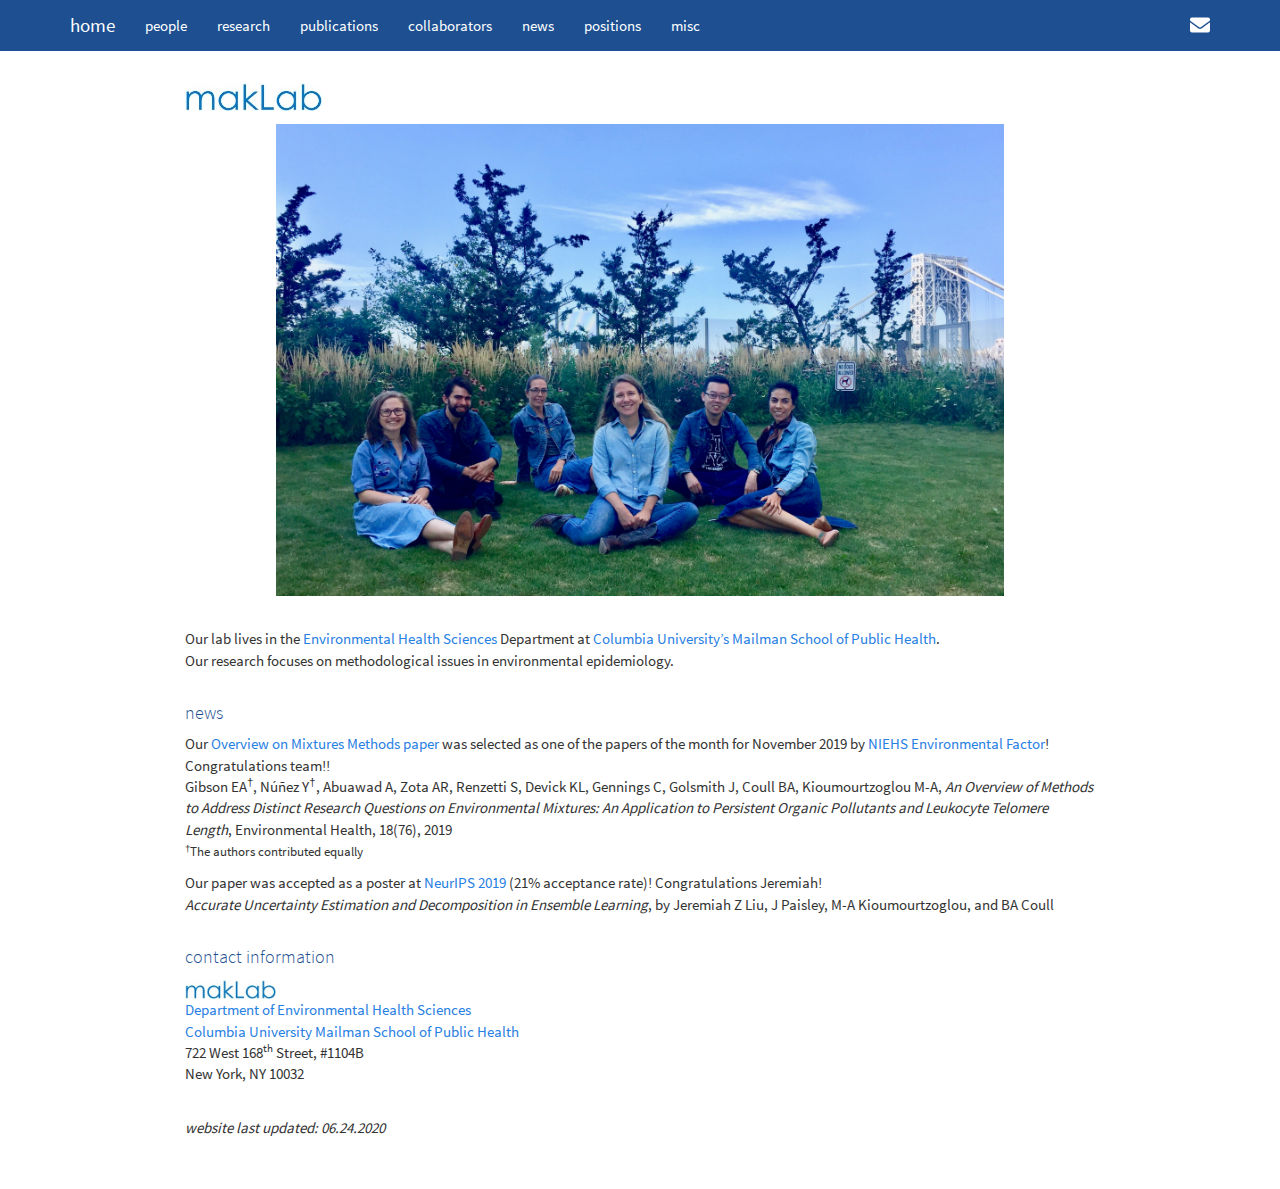
<file: index.html>
<!DOCTYPE html>

<html xmlns="http://www.w3.org/1999/xhtml">

<head>

<meta charset="utf-8" />
<meta http-equiv="Content-Type" content="text/html; charset=utf-8" />
<meta name="generator" content="pandoc" />




<title></title>

<script src="site_libs/jquery-1.11.3/jquery.min.js"></script>
<meta name="viewport" content="width=device-width, initial-scale=1" />
<link href="site_libs/bootstrap-3.3.5/css/cosmo.min.css" rel="stylesheet" />
<script src="site_libs/bootstrap-3.3.5/js/bootstrap.min.js"></script>
<script src="site_libs/bootstrap-3.3.5/shim/html5shiv.min.js"></script>
<script src="site_libs/bootstrap-3.3.5/shim/respond.min.js"></script>
<script src="site_libs/navigation-1.1/tabsets.js"></script>
<link href="site_libs/highlightjs-9.12.0/default.css" rel="stylesheet" />
<script src="site_libs/highlightjs-9.12.0/highlight.js"></script>
<link href="site_libs/font-awesome-5.0.13/css/fa-svg-with-js.css" rel="stylesheet" />
<script src="site_libs/font-awesome-5.0.13/js/fontawesome-all.min.js"></script>
<script src="site_libs/font-awesome-5.0.13/js/fa-v4-shims.min.js"></script>

<style type="text/css">code{white-space: pre;}</style>
<style type="text/css">
  pre:not([class]) {
    background-color: white;
  }
</style>
<script type="text/javascript">
if (window.hljs) {
  hljs.configure({languages: []});
  hljs.initHighlightingOnLoad();
  if (document.readyState && document.readyState === "complete") {
    window.setTimeout(function() { hljs.initHighlighting(); }, 0);
  }
}
</script>



<style type="text/css">
h1 {
  font-size: 34px;
}
h1.title {
  font-size: 38px;
}
h2 {
  font-size: 30px;
}
h3 {
  font-size: 24px;
}
h4 {
  font-size: 18px;
}
h5 {
  font-size: 16px;
}
h6 {
  font-size: 12px;
}
.table th:not([align]) {
  text-align: left;
}
</style>

<link rel="stylesheet" href="style.css" type="text/css" />

</head>

<body>

<style type = "text/css">
.main-container {
  max-width: 940px;
  margin-left: auto;
  margin-right: auto;
}
code {
  color: inherit;
  background-color: rgba(0, 0, 0, 0.04);
}
img {
  max-width:100%;
  height: auto;
}
.tabbed-pane {
  padding-top: 12px;
}
.html-widget {
  margin-bottom: 20px;
}
button.code-folding-btn:focus {
  outline: none;
}
</style>


<style type="text/css">
/* padding for bootstrap navbar */
body {
  padding-top: 51px;
  padding-bottom: 40px;
}
/* offset scroll position for anchor links (for fixed navbar)  */
.section h1 {
  padding-top: 56px;
  margin-top: -56px;
}

.section h2 {
  padding-top: 56px;
  margin-top: -56px;
}
.section h3 {
  padding-top: 56px;
  margin-top: -56px;
}
.section h4 {
  padding-top: 56px;
  margin-top: -56px;
}
.section h5 {
  padding-top: 56px;
  margin-top: -56px;
}
.section h6 {
  padding-top: 56px;
  margin-top: -56px;
}
</style>

<script>
// manage active state of menu based on current page
$(document).ready(function () {
  // active menu anchor
  href = window.location.pathname
  href = href.substr(href.lastIndexOf('/') + 1)
  if (href === "")
    href = "index.html";
  var menuAnchor = $('a[href="' + href + '"]');

  // mark it active
  menuAnchor.parent().addClass('active');

  // if it's got a parent navbar menu mark it active as well
  menuAnchor.closest('li.dropdown').addClass('active');
});
</script>


<div class="container-fluid main-container">

<!-- tabsets -->
<script>
$(document).ready(function () {
  window.buildTabsets("TOC");
});
</script>

<!-- code folding -->






<div class="navbar navbar-default  navbar-fixed-top" role="navigation">
  <div class="container">
    <div class="navbar-header">
      <button type="button" class="navbar-toggle collapsed" data-toggle="collapse" data-target="#navbar">
        <span class="icon-bar"></span>
        <span class="icon-bar"></span>
        <span class="icon-bar"></span>
      </button>
      <a class="navbar-brand" href="index.html">home</a>
    </div>
    <div id="navbar" class="navbar-collapse collapse">
      <ul class="nav navbar-nav">
        <li>
  <a href="people.html">people</a>
</li>
<li>
  <a href="projects.html">research</a>
</li>
<li>
  <a href="publications.html">publications</a>
</li>
<li>
  <a href="collaborators.html">collaborators</a>
</li>
<li>
  <a href="labNews.html">news</a>
</li>
<li>
  <a href="opps.html">positions</a>
</li>
<li>
  <a href="misc.html">misc</a>
</li>
      </ul>
      <ul class="nav navbar-nav navbar-right">
        <li>
  <a href="mailto:&lt;mk3961@cumc.columbia.edu&gt;">
    <span class="fa fa-envelope fa-lg"></span>
     
  </a>
</li>
      </ul>
    </div><!--/.nav-collapse -->
  </div><!--/.container -->
</div><!--/.navbar -->

<div class="fluid-row" id="header">



<h1 class="title toc-ignore"><img src="makLab_logo.jpg" width="15%"></h1>

</div>


<!-- ### About our lab -->
<center>
<img src="groupPic3_edited.jpeg" width="80%">
</center>
<p><br></p>
<p>Our lab lives in the <a href="https://www.mailman.columbia.edu/academics/departments/environmental-health-sciences-ehs" target="_blank">Environmental Health Sciences</a> Department at <a href="https://www.columbia.edu/" target="_blank">Columbia University’s</a> <a href="https://www.mailman.columbia.edu/" target="_blank">Mailman School of Public Health</a>. <br> Our research focuses on methodological issues in environmental epidemiology. <br> <br></p>
<div id="news" class="section level4">
<h4>news</h4>
<p>Our <a href="https://ehjournal.biomedcentral.com/articles/10.1186/s12940-019-0515-1" target="_blank">Overview on Mixtures Methods paper</a> was selected as one of the papers of the month for November 2019 by <a href="https://factor.niehs.nih.gov/2019/11/papers/dert/index.htm" target="_blank">NIEHS Environmental Factor</a>! Congratulations team!! <br> Gibson EA<sup><span>†</span></sup>, N<span>úñ</span>ez Y<sup><span>†</span></sup>, Abuawad A, Zota AR, Renzetti S, Devick KL, Gennings C, Golsmith J, Coull BA, Kioumourtzoglou M-A, <em>An Overview of Methods to Address Distinct Research Questions on Environmental Mixtures: An Application to Persistent Organic Pollutants and Leukocyte Telomere Length</em>, Environmental Health, 18(76), 2019 <br> <small><sup><span>†</span></sup>The authors contributed equally</small></p>
<p>Our paper was accepted as a poster at <a href="https://nips.cc/Conferences/2019/" target="_blank">NeurIPS 2019</a> (21% acceptance rate)! Congratulations Jeremiah! <br> <em>Accurate Uncertainty Estimation and Decomposition in Ensemble Learning</em>, by Jeremiah Z Liu, J Paisley, M-A Kioumourtzoglou, and BA Coull <br> <br></p>
</div>
<div id="contact-information" class="section level4">
<h4>contact information</h4>
<p><img src="makLab_logo.jpg" width="10%"> <br> <a href="https://www.mailman.columbia.edu/become-student/departments/environmental-health-sciences-ehs" target="_blank">Department of Environmental Health Sciences</a> <br> <a href="https://www.mailman.columbia.edu/" target="_blank">Columbia University Mailman School of Public Health</a> <br> 722 West 168<sup>th</sup> Street, #1104B <br> New York, NY 10032 <br> <br></p>
<p><em>website last updated: 06.24.2020</em></p>
</div>




</div>

<script>

// add bootstrap table styles to pandoc tables
function bootstrapStylePandocTables() {
  $('tr.header').parent('thead').parent('table').addClass('table table-condensed');
}
$(document).ready(function () {
  bootstrapStylePandocTables();
});


</script>

<!-- dynamically load mathjax for compatibility with self-contained -->
<script>
  (function () {
    var script = document.createElement("script");
    script.type = "text/javascript";
    script.src  = "https://mathjax.rstudio.com/latest/MathJax.js?config=TeX-AMS-MML_HTMLorMML";
    document.getElementsByTagName("head")[0].appendChild(script);
  })();
</script>

</body>
</html>
</file>
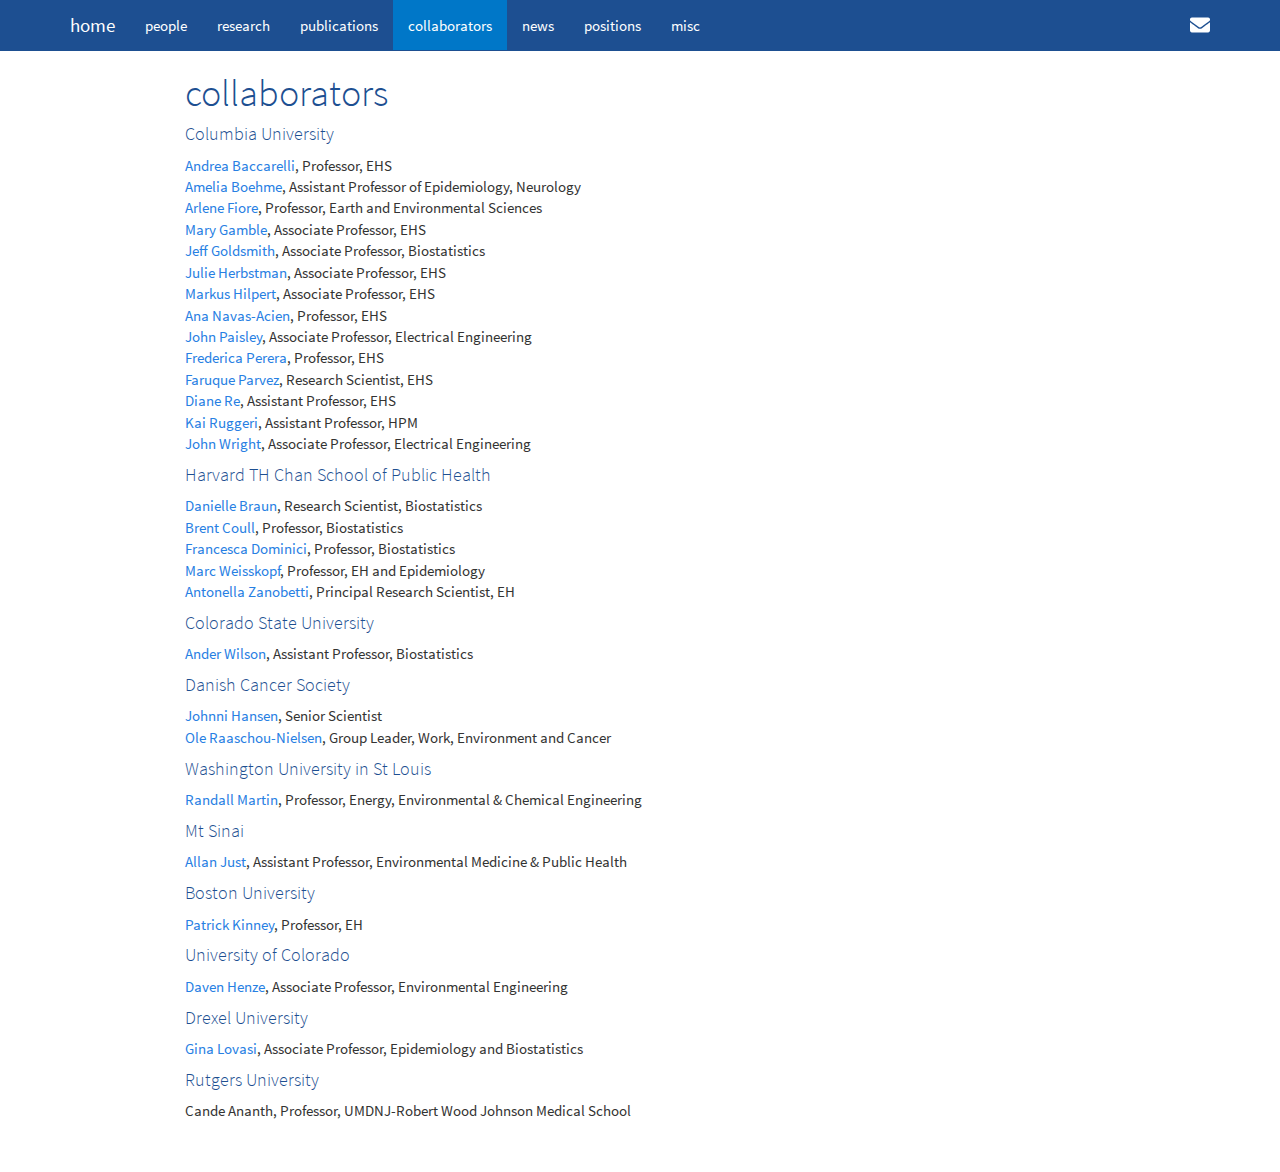
<file: collaborators.html>
<!DOCTYPE html>

<html xmlns="http://www.w3.org/1999/xhtml">

<head>

<meta charset="utf-8" />
<meta http-equiv="Content-Type" content="text/html; charset=utf-8" />
<meta name="generator" content="pandoc" />




<title>collaborators</title>

<script src="site_libs/jquery-1.11.3/jquery.min.js"></script>
<meta name="viewport" content="width=device-width, initial-scale=1" />
<link href="site_libs/bootstrap-3.3.5/css/cosmo.min.css" rel="stylesheet" />
<script src="site_libs/bootstrap-3.3.5/js/bootstrap.min.js"></script>
<script src="site_libs/bootstrap-3.3.5/shim/html5shiv.min.js"></script>
<script src="site_libs/bootstrap-3.3.5/shim/respond.min.js"></script>
<script src="site_libs/navigation-1.1/tabsets.js"></script>
<link href="site_libs/highlightjs-9.12.0/default.css" rel="stylesheet" />
<script src="site_libs/highlightjs-9.12.0/highlight.js"></script>
<link href="site_libs/font-awesome-5.0.13/css/fa-svg-with-js.css" rel="stylesheet" />
<script src="site_libs/font-awesome-5.0.13/js/fontawesome-all.min.js"></script>
<script src="site_libs/font-awesome-5.0.13/js/fa-v4-shims.min.js"></script>

<style type="text/css">code{white-space: pre;}</style>
<style type="text/css">
  pre:not([class]) {
    background-color: white;
  }
</style>
<script type="text/javascript">
if (window.hljs) {
  hljs.configure({languages: []});
  hljs.initHighlightingOnLoad();
  if (document.readyState && document.readyState === "complete") {
    window.setTimeout(function() { hljs.initHighlighting(); }, 0);
  }
}
</script>



<style type="text/css">
h1 {
  font-size: 34px;
}
h1.title {
  font-size: 38px;
}
h2 {
  font-size: 30px;
}
h3 {
  font-size: 24px;
}
h4 {
  font-size: 18px;
}
h5 {
  font-size: 16px;
}
h6 {
  font-size: 12px;
}
.table th:not([align]) {
  text-align: left;
}
</style>

<link rel="stylesheet" href="style.css" type="text/css" />

</head>

<body>

<style type = "text/css">
.main-container {
  max-width: 940px;
  margin-left: auto;
  margin-right: auto;
}
code {
  color: inherit;
  background-color: rgba(0, 0, 0, 0.04);
}
img {
  max-width:100%;
  height: auto;
}
.tabbed-pane {
  padding-top: 12px;
}
.html-widget {
  margin-bottom: 20px;
}
button.code-folding-btn:focus {
  outline: none;
}
</style>


<style type="text/css">
/* padding for bootstrap navbar */
body {
  padding-top: 51px;
  padding-bottom: 40px;
}
/* offset scroll position for anchor links (for fixed navbar)  */
.section h1 {
  padding-top: 56px;
  margin-top: -56px;
}

.section h2 {
  padding-top: 56px;
  margin-top: -56px;
}
.section h3 {
  padding-top: 56px;
  margin-top: -56px;
}
.section h4 {
  padding-top: 56px;
  margin-top: -56px;
}
.section h5 {
  padding-top: 56px;
  margin-top: -56px;
}
.section h6 {
  padding-top: 56px;
  margin-top: -56px;
}
</style>

<script>
// manage active state of menu based on current page
$(document).ready(function () {
  // active menu anchor
  href = window.location.pathname
  href = href.substr(href.lastIndexOf('/') + 1)
  if (href === "")
    href = "index.html";
  var menuAnchor = $('a[href="' + href + '"]');

  // mark it active
  menuAnchor.parent().addClass('active');

  // if it's got a parent navbar menu mark it active as well
  menuAnchor.closest('li.dropdown').addClass('active');
});
</script>


<div class="container-fluid main-container">

<!-- tabsets -->
<script>
$(document).ready(function () {
  window.buildTabsets("TOC");
});
</script>

<!-- code folding -->






<div class="navbar navbar-default  navbar-fixed-top" role="navigation">
  <div class="container">
    <div class="navbar-header">
      <button type="button" class="navbar-toggle collapsed" data-toggle="collapse" data-target="#navbar">
        <span class="icon-bar"></span>
        <span class="icon-bar"></span>
        <span class="icon-bar"></span>
      </button>
      <a class="navbar-brand" href="index.html">home</a>
    </div>
    <div id="navbar" class="navbar-collapse collapse">
      <ul class="nav navbar-nav">
        <li>
  <a href="people.html">people</a>
</li>
<li>
  <a href="projects.html">research</a>
</li>
<li>
  <a href="publications.html">publications</a>
</li>
<li>
  <a href="collaborators.html">collaborators</a>
</li>
<li>
  <a href="labNews.html">news</a>
</li>
<li>
  <a href="opps.html">positions</a>
</li>
<li>
  <a href="misc.html">misc</a>
</li>
      </ul>
      <ul class="nav navbar-nav navbar-right">
        <li>
  <a href="mailto:&lt;mk3961@cumc.columbia.edu&gt;">
    <span class="fa fa-envelope fa-lg"></span>
     
  </a>
</li>
      </ul>
    </div><!--/.nav-collapse -->
  </div><!--/.container -->
</div><!--/.navbar -->

<div class="fluid-row" id="header">



<h1 class="title toc-ignore">collaborators</h1>

</div>


<div id="columbia-university" class="section level4">
<h4>Columbia University</h4>
<p><a href="https://www.mailman.columbia.edu/people/our-faculty/ab4303">Andrea Baccarelli</a>, Professor, EHS <br> <a href="http://www.columbianeurology.org/profile/aboehme">Amelia Boehme</a>, Assistant Professor of Epidemiology, Neurology <br> <a href="https://eesc.columbia.edu/faculty/arlene-m-fiore">Arlene Fiore</a>, Professor, Earth and Environmental Sciences <br> <a href="https://www.mailman.columbia.edu/people/our-faculty/mvg7">Mary Gamble</a>, Associate Professor, EHS <br> <a href="https://jeffgoldsmith.com/">Jeff Goldsmith</a>, Associate Professor, Biostatistics <br> <a href="https://www.mailman.columbia.edu/people/our-faculty/jh2678">Julie Herbstman</a>, Associate Professor, EHS <br> <a href="https://www.mailman.columbia.edu/people/our-faculty/mh3632">Markus Hilpert</a>, Associate Professor, EHS <br> <a href="https://www.mailman.columbia.edu/people/our-faculty/an2737">Ana Navas-Acien</a>, Professor, EHS <br> <a href="http://www.columbia.edu/~jwp2128/">John Paisley</a>, Associate Professor, Electrical Engineering <br> <a href="https://www.mailman.columbia.edu/people/our-faculty/fpp1">Frederica Perera</a>, Professor, EHS <br> <a href="https://www.mailman.columbia.edu/people/our-faculty/mp844">Faruque Parvez</a>, Research Scientist, EHS <br> <a href="https://www.mailman.columbia.edu/people/our-faculty/dr2240">Diane Re</a>, Assistant Professor, EHS <br> <a href="https://www.mailman.columbia.edu/people/our-faculty/dr2946">Kai Ruggeri</a>, Assistant Professor, HPM <br> <a href="https://www.ee.columbia.edu/john-wright">John Wright</a>, Associate Professor, Electrical Engineering <br></p>
</div>
<div id="harvard-th-chan-school-of-public-health" class="section level4">
<h4>Harvard TH Chan School of Public Health</h4>
<p><a href="https://scholar.harvard.edu/dbraun/home">Danielle Braun</a>, Research Scientist, Biostatistics <br> <a href="https://www.hsph.harvard.edu/brent-coull/">Brent Coull</a>, Professor, Biostatistics <br> <a href="https://www.hsph.harvard.edu/francesca-dominici/">Francesca Dominici</a>, Professor, Biostatistics <br> <a href="https://www.hsph.harvard.edu/marc-weisskopf/">Marc Weisskopf</a>, Professor, EH and Epidemiology <br> <a href="https://www.hsph.harvard.edu/antonella-zanobetti/">Antonella Zanobetti</a>, Principal Research Scientist, EH <br></p>
</div>
<div id="colorado-state-university" class="section level4">
<h4>Colorado State University</h4>
<p><a href="https://anderwilson.github.io/">Ander Wilson</a>, Assistant Professor, Biostatistics <br></p>
</div>
<div id="danish-cancer-society" class="section level4">
<h4>Danish Cancer Society</h4>
<p><a href="https://www.cancer.dk/nyheder/presserum/find-ekspert/hansen-johnni/">Johnni Hansen</a>, Senior Scientist <br> <a href="https://www.cancer.dk/research/dcrc-research-units-and-groups/diet-genes-and-environment/work-environment-and-cancer/">Ole Raaschou-Nielsen</a>, Group Leader, Work, Environment and Cancer <br></p>
</div>
<div id="washington-university-in-st-louis" class="section level4">
<h4>Washington University in St Louis</h4>
<p><a href="https://engineering.wustl.edu/Profiles/Pages/Randall-Martin.aspx">Randall Martin</a>, Professor, Energy, Environmental <span>&amp;</span> Chemical Engineering <br></p>
</div>
<div id="mt-sinai" class="section level4">
<h4>Mt Sinai</h4>
<p><a href="https://www.mountsinai.org/profiles/allan-just">Allan Just</a>, Assistant Professor, Environmental Medicine <span>&amp;</span> Public Health <br></p>
</div>
<div id="boston-university" class="section level4">
<h4>Boston University</h4>
<p><a href="https://www.bu.edu/sph/profile/patrick-kinney/">Patrick Kinney</a>, Professor, EH <br></p>
</div>
<div id="university-of-colorado" class="section level4">
<h4>University of Colorado</h4>
<p><a href="https://www.colorado.edu/even/faculty/daven-henze">Daven Henze</a>, Associate Professor, Environmental Engineering <br></p>
</div>
<div id="drexel-university" class="section level4">
<h4>Drexel University</h4>
<p><a href="https://drexel.edu/dornsife/academics/faculty/Gina%20Lovasi/">Gina Lovasi</a>, Associate Professor, Epidemiology and Biostatistics <br></p>
</div>
<div id="rutgers-university" class="section level4">
<h4>Rutgers University</h4>
<p>Cande Ananth, Professor, UMDNJ-Robert Wood Johnson Medical School <br></p>
</div>




</div>

<script>

// add bootstrap table styles to pandoc tables
function bootstrapStylePandocTables() {
  $('tr.header').parent('thead').parent('table').addClass('table table-condensed');
}
$(document).ready(function () {
  bootstrapStylePandocTables();
});


</script>

<!-- dynamically load mathjax for compatibility with self-contained -->
<script>
  (function () {
    var script = document.createElement("script");
    script.type = "text/javascript";
    script.src  = "https://mathjax.rstudio.com/latest/MathJax.js?config=TeX-AMS-MML_HTMLorMML";
    document.getElementsByTagName("head")[0].appendChild(script);
  })();
</script>

</body>
</html>
</file>
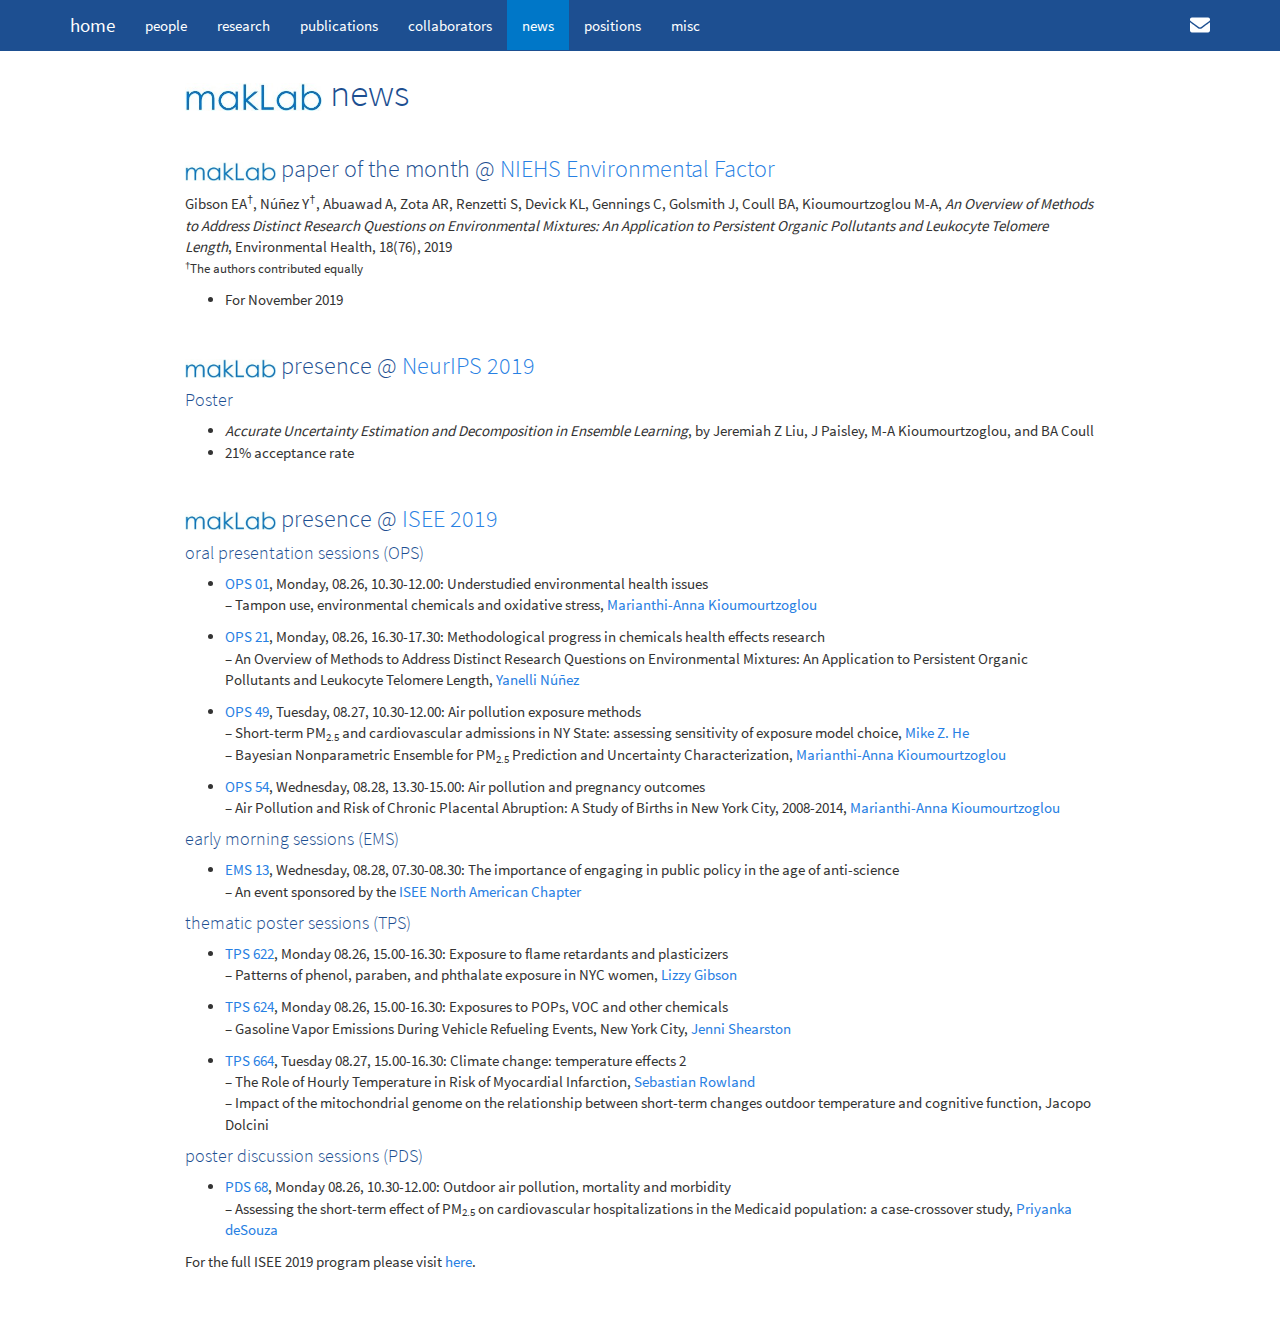
<file: labNews.html>
<!DOCTYPE html>

<html xmlns="http://www.w3.org/1999/xhtml">

<head>

<meta charset="utf-8" />
<meta http-equiv="Content-Type" content="text/html; charset=utf-8" />
<meta name="generator" content="pandoc" />




<title> news</title>

<script src="site_libs/jquery-1.11.3/jquery.min.js"></script>
<meta name="viewport" content="width=device-width, initial-scale=1" />
<link href="site_libs/bootstrap-3.3.5/css/cosmo.min.css" rel="stylesheet" />
<script src="site_libs/bootstrap-3.3.5/js/bootstrap.min.js"></script>
<script src="site_libs/bootstrap-3.3.5/shim/html5shiv.min.js"></script>
<script src="site_libs/bootstrap-3.3.5/shim/respond.min.js"></script>
<script src="site_libs/navigation-1.1/tabsets.js"></script>
<link href="site_libs/highlightjs-9.12.0/default.css" rel="stylesheet" />
<script src="site_libs/highlightjs-9.12.0/highlight.js"></script>
<link href="site_libs/font-awesome-5.0.13/css/fa-svg-with-js.css" rel="stylesheet" />
<script src="site_libs/font-awesome-5.0.13/js/fontawesome-all.min.js"></script>
<script src="site_libs/font-awesome-5.0.13/js/fa-v4-shims.min.js"></script>

<style type="text/css">code{white-space: pre;}</style>
<style type="text/css">
  pre:not([class]) {
    background-color: white;
  }
</style>
<script type="text/javascript">
if (window.hljs) {
  hljs.configure({languages: []});
  hljs.initHighlightingOnLoad();
  if (document.readyState && document.readyState === "complete") {
    window.setTimeout(function() { hljs.initHighlighting(); }, 0);
  }
}
</script>



<style type="text/css">
h1 {
  font-size: 34px;
}
h1.title {
  font-size: 38px;
}
h2 {
  font-size: 30px;
}
h3 {
  font-size: 24px;
}
h4 {
  font-size: 18px;
}
h5 {
  font-size: 16px;
}
h6 {
  font-size: 12px;
}
.table th:not([align]) {
  text-align: left;
}
</style>

<link rel="stylesheet" href="style.css" type="text/css" />

</head>

<body>

<style type = "text/css">
.main-container {
  max-width: 940px;
  margin-left: auto;
  margin-right: auto;
}
code {
  color: inherit;
  background-color: rgba(0, 0, 0, 0.04);
}
img {
  max-width:100%;
  height: auto;
}
.tabbed-pane {
  padding-top: 12px;
}
.html-widget {
  margin-bottom: 20px;
}
button.code-folding-btn:focus {
  outline: none;
}
</style>


<style type="text/css">
/* padding for bootstrap navbar */
body {
  padding-top: 51px;
  padding-bottom: 40px;
}
/* offset scroll position for anchor links (for fixed navbar)  */
.section h1 {
  padding-top: 56px;
  margin-top: -56px;
}

.section h2 {
  padding-top: 56px;
  margin-top: -56px;
}
.section h3 {
  padding-top: 56px;
  margin-top: -56px;
}
.section h4 {
  padding-top: 56px;
  margin-top: -56px;
}
.section h5 {
  padding-top: 56px;
  margin-top: -56px;
}
.section h6 {
  padding-top: 56px;
  margin-top: -56px;
}
</style>

<script>
// manage active state of menu based on current page
$(document).ready(function () {
  // active menu anchor
  href = window.location.pathname
  href = href.substr(href.lastIndexOf('/') + 1)
  if (href === "")
    href = "index.html";
  var menuAnchor = $('a[href="' + href + '"]');

  // mark it active
  menuAnchor.parent().addClass('active');

  // if it's got a parent navbar menu mark it active as well
  menuAnchor.closest('li.dropdown').addClass('active');
});
</script>


<div class="container-fluid main-container">

<!-- tabsets -->
<script>
$(document).ready(function () {
  window.buildTabsets("TOC");
});
</script>

<!-- code folding -->






<div class="navbar navbar-default  navbar-fixed-top" role="navigation">
  <div class="container">
    <div class="navbar-header">
      <button type="button" class="navbar-toggle collapsed" data-toggle="collapse" data-target="#navbar">
        <span class="icon-bar"></span>
        <span class="icon-bar"></span>
        <span class="icon-bar"></span>
      </button>
      <a class="navbar-brand" href="index.html">home</a>
    </div>
    <div id="navbar" class="navbar-collapse collapse">
      <ul class="nav navbar-nav">
        <li>
  <a href="people.html">people</a>
</li>
<li>
  <a href="projects.html">research</a>
</li>
<li>
  <a href="publications.html">publications</a>
</li>
<li>
  <a href="collaborators.html">collaborators</a>
</li>
<li>
  <a href="labNews.html">news</a>
</li>
<li>
  <a href="opps.html">positions</a>
</li>
<li>
  <a href="misc.html">misc</a>
</li>
      </ul>
      <ul class="nav navbar-nav navbar-right">
        <li>
  <a href="mailto:&lt;mk3961@cumc.columbia.edu&gt;">
    <span class="fa fa-envelope fa-lg"></span>
     
  </a>
</li>
      </ul>
    </div><!--/.nav-collapse -->
  </div><!--/.container -->
</div><!--/.navbar -->

<div class="fluid-row" id="header">



<h1 class="title toc-ignore"><img src="makLab_logo.jpg" style="width:15.0%" /> news</h1>

</div>


<p><br></p>
<div id="paper-of-the-month-niehs-environmental-factor" class="section level3">
<h3><img src="makLab_logo.jpg" style="width:10.0%" /> paper of the month @ <a href="https://factor.niehs.nih.gov/2019/11/papers/dert/index.htm" target="_blank">NIEHS Environmental Factor</a></h3>
<p>Gibson EA<sup><span>†</span></sup>, N<span>úñ</span>ez Y<sup><span>†</span></sup>, Abuawad A, Zota AR, Renzetti S, Devick KL, Gennings C, Golsmith J, Coull BA, Kioumourtzoglou M-A, <em>An Overview of Methods to Address Distinct Research Questions on Environmental Mixtures: An Application to Persistent Organic Pollutants and Leukocyte Telomere Length</em>, Environmental Health, 18(76), 2019 <br> <small><sup><span>†</span></sup>The authors contributed equally</small></p>
<ul>
<li>For November 2019</li>
</ul>
<p><br></p>
</div>
<div id="presence-neurips-2019" class="section level3">
<h3><img src="makLab_logo.jpg" style="width:10.0%" /> presence @ <a href="https://nips.cc/Conferences/2019/" target="_blank">NeurIPS 2019</a></h3>
<div id="poster" class="section level4">
<h4>Poster</h4>
<ul>
<li><em>Accurate Uncertainty Estimation and Decomposition in Ensemble Learning</em>, by Jeremiah Z Liu, J Paisley, M-A Kioumourtzoglou, and BA Coull</li>
<li>21% acceptance rate</li>
</ul>
<p><br></p>
</div>
</div>
<div id="presence-isee-2019" class="section level3">
<h3><img src="makLab_logo.jpg" style="width:10.0%" /> presence @ <a href="https://isee2019.org/" target="_blank">ISEE 2019</a></h3>
<div id="oral-presentation-sessions-ops" class="section level4">
<h4>oral presentation sessions (OPS)</h4>
<ul>
<li><p><a href="https://cbd.eventsair.com/QuickEventWebsitePortal/isee2019/program/Agenda/AgendaItemDetail?id=1fb6e776-51c7-4b88-ba99-e5f9739eaed0" target="_blank">OPS 01</a>, Monday, 08.26, 10.30-12.00: Understudied environmental health issues <br> – Tampon use, environmental chemicals and oxidative stress, <a href="https://www.mailman.columbia.edu/people/our-faculty/mk3961" target="_blank">Marianthi-Anna Kioumourtzoglou</a></p></li>
<li><p><a href="https://cbd.eventsair.com/QuickEventWebsitePortal/isee2019/program/Agenda/AgendaItemDetail?id=64122fba-849b-49af-a224-419e4ee9ba83" target="_blank">OPS 21</a>, Monday, 08.26, 16.30-17.30: Methodological progress in chemicals health effects research <br> – An Overview of Methods to Address Distinct Research Questions on Environmental Mixtures: An Application to Persistent Organic Pollutants and Leukocyte Telomere Length, <a href="https://yanellinunez.github.io" target="_blank">Yanelli N<span>úñ</span>ez</a></p></li>
<li><p><a href="https://cbd.eventsair.com/QuickEventWebsitePortal/isee2019/program/Agenda/AgendaItemDetail?id=011663fb-b606-46ba-87e6-3a78dd33f3fc" target="_blank">OPS 49</a>, Tuesday, 08.27, 10.30-12.00: Air pollution exposure methods <br> – Short-term PM<sub>2.5</sub> and cardiovascular admissions in NY State: assessing sensitivity of exposure model choice, <a href="https://mike-z-he.github.io/index.html" target="_blank">Mike Z. He</a> <br> – Bayesian Nonparametric Ensemble for PM<sub>2.5</sub> Prediction and Uncertainty Characterization, <a href="https://www.mailman.columbia.edu/people/our-faculty/mk3961" target="_blank">Marianthi-Anna Kioumourtzoglou</a></p></li>
<li><p><a href="https://cbd.eventsair.com/QuickEventWebsitePortal/isee2019/program/Agenda/AgendaItemDetail?id=ca339170-f685-4e9c-b3ad-20ed6020445f" target="_blank">OPS 54</a>, Wednesday, 08.28, 13.30-15.00: Air pollution and pregnancy outcomes <br> – Air Pollution and Risk of Chronic Placental Abruption: A Study of Births in New York City, 2008-2014, <a href="https://www.mailman.columbia.edu/people/our-faculty/mk3961" target="_blank">Marianthi-Anna Kioumourtzoglou</a></p></li>
</ul>
</div>
<div id="early-morning-sessions-ems" class="section level4">
<h4>early morning sessions (EMS)</h4>
<ul>
<li><a href="https://cbd.eventsair.com/QuickEventWebsitePortal/isee2019/program/Agenda/AgendaItemDetail?id=b7bfa86a-deae-43ee-a357-99005d39c729" target="_blank">EMS 13</a>, Wednesday, 08.28, 07.30-08.30: The importance of engaging in public policy in the age of anti-science <br> – An event sponsored by the <a href="https://www.iseepi.org/Public/Chapters/North-American/Public/Regional_Chapters/NA_Chapter.aspx?hkey=b9352075-0b5d-43c3-aac0-ce581e024900" target="_blank">ISEE North American Chapter</a></li>
</ul>
</div>
<div id="thematic-poster-sessions-tps" class="section level4">
<h4>thematic poster sessions (TPS)</h4>
<ul>
<li><p><a href="https://cbd.eventsair.com/QuickEventWebsitePortal/isee2019/program/Agenda/AgendaItemDetail?id=b6d6c711-dd3a-456f-baa6-ea27f317da0e" target="_blank">TPS 622</a>, Monday 08.26, 15.00-16.30: Exposure to flame retardants and plasticizers <br> – Patterns of phenol, paraben, and phthalate exposure in NYC women, <a href="https://lizzyagibson.github.io" target="_blank">Lizzy Gibson</a></p></li>
<li><p><a href="https://cbd.eventsair.com/QuickEventWebsitePortal/isee2019/program/Agenda/AgendaItemDetail?id=f153f6b6-9a9b-4f24-9b7b-ac07fa4ca8f0" target="_blank">TPS 624</a>, Monday 08.26, 15.00-16.30: Exposures to POPs, VOC and other chemicals <br> – Gasoline Vapor Emissions During Vehicle Refueling Events, New York City, <a href="https://jenni-shearston.github.io/" target="_blank">Jenni Shearston</a></p></li>
<li><p><a href="https://cbd.eventsair.com/QuickEventWebsitePortal/isee2019/program/Agenda/AgendaItemDetail?id=23886f88-0717-4161-bbd0-1968f795ac0e" target="_blank">TPS 664</a>, Tuesday 08.27, 15.00-16.30: Climate change: temperature effects 2 <br> – The Role of Hourly Temperature in Risk of Myocardial Infarction, <a href="https://s-rowland.github.io/srowland.github.io/index.html" target="_blank">Sebastian Rowland</a> <br> – Impact of the mitochondrial genome on the relationship between short-term changes outdoor temperature and cognitive function, Jacopo Dolcini</p></li>
</ul>
</div>
<div id="poster-discussion-sessions-pds" class="section level4">
<h4>poster discussion sessions (PDS)</h4>
<ul>
<li><a href="https://cbd.eventsair.com/QuickEventWebsitePortal/isee2019/program/Agenda/AgendaItemDetail?id=4c5893dd-14b7-4d88-b840-8af7815954c1" target="_blank">PDS 68</a>, Monday 08.26, 10.30-12.00: Outdoor air pollution, mortality and morbidity<br> – Assessing the short-term effect of PM<sub>2.5</sub> on cardiovascular hospitalizations in the Medicaid population: a case-crossover study, <a href="http://priyankadesouza.mit.edu/" target="_blank">Priyanka deSouza</a></li>
</ul>
<p>For the full ISEE 2019 program please visit <a href="https://cbd.eventsair.com/QuickEventWebsitePortal/isee2019/program/Agenda" target="_blank">here</a>.</p>
</div>
</div>




</div>

<script>

// add bootstrap table styles to pandoc tables
function bootstrapStylePandocTables() {
  $('tr.header').parent('thead').parent('table').addClass('table table-condensed');
}
$(document).ready(function () {
  bootstrapStylePandocTables();
});


</script>

<!-- dynamically load mathjax for compatibility with self-contained -->
<script>
  (function () {
    var script = document.createElement("script");
    script.type = "text/javascript";
    script.src  = "https://mathjax.rstudio.com/latest/MathJax.js?config=TeX-AMS-MML_HTMLorMML";
    document.getElementsByTagName("head")[0].appendChild(script);
  })();
</script>

</body>
</html>
</file>
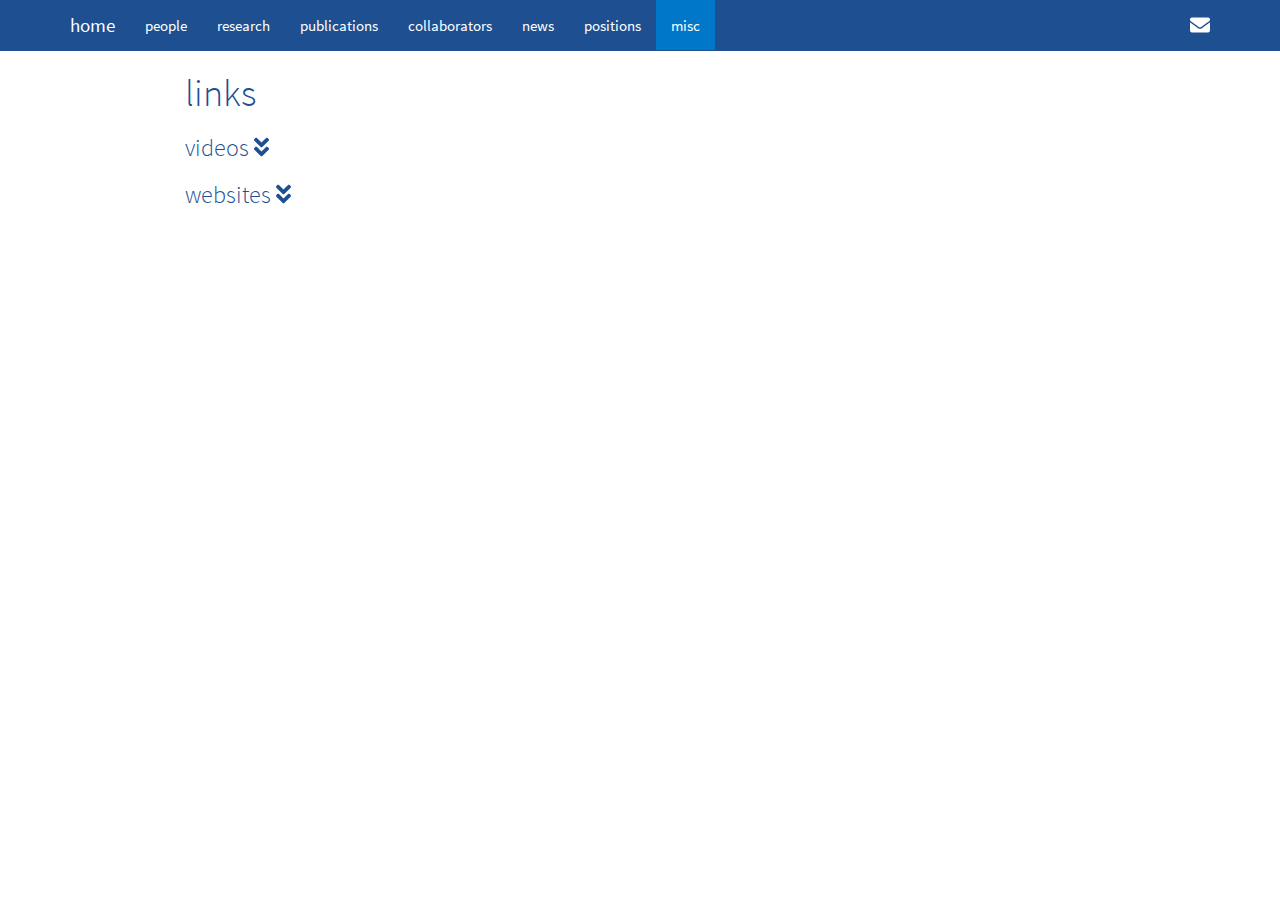
<file: misc.html>
<!DOCTYPE html>

<html xmlns="http://www.w3.org/1999/xhtml">

<head>

<meta charset="utf-8" />
<meta http-equiv="Content-Type" content="text/html; charset=utf-8" />
<meta name="generator" content="pandoc" />




<title>links</title>

<script src="site_libs/jquery-1.11.3/jquery.min.js"></script>
<meta name="viewport" content="width=device-width, initial-scale=1" />
<link href="site_libs/bootstrap-3.3.5/css/cosmo.min.css" rel="stylesheet" />
<script src="site_libs/bootstrap-3.3.5/js/bootstrap.min.js"></script>
<script src="site_libs/bootstrap-3.3.5/shim/html5shiv.min.js"></script>
<script src="site_libs/bootstrap-3.3.5/shim/respond.min.js"></script>
<script src="site_libs/navigation-1.1/tabsets.js"></script>
<link href="site_libs/highlightjs-9.12.0/default.css" rel="stylesheet" />
<script src="site_libs/highlightjs-9.12.0/highlight.js"></script>
<link href="site_libs/font-awesome-5.0.13/css/fa-svg-with-js.css" rel="stylesheet" />
<script src="site_libs/font-awesome-5.0.13/js/fontawesome-all.min.js"></script>
<script src="site_libs/font-awesome-5.0.13/js/fa-v4-shims.min.js"></script>

<style type="text/css">code{white-space: pre;}</style>
<style type="text/css">
  pre:not([class]) {
    background-color: white;
  }
</style>
<script type="text/javascript">
if (window.hljs) {
  hljs.configure({languages: []});
  hljs.initHighlightingOnLoad();
  if (document.readyState && document.readyState === "complete") {
    window.setTimeout(function() { hljs.initHighlighting(); }, 0);
  }
}
</script>



<style type="text/css">
h1 {
  font-size: 34px;
}
h1.title {
  font-size: 38px;
}
h2 {
  font-size: 30px;
}
h3 {
  font-size: 24px;
}
h4 {
  font-size: 18px;
}
h5 {
  font-size: 16px;
}
h6 {
  font-size: 12px;
}
.table th:not([align]) {
  text-align: left;
}
</style>

<link rel="stylesheet" href="style.css" type="text/css" />

</head>

<body>

<style type = "text/css">
.main-container {
  max-width: 940px;
  margin-left: auto;
  margin-right: auto;
}
code {
  color: inherit;
  background-color: rgba(0, 0, 0, 0.04);
}
img {
  max-width:100%;
  height: auto;
}
.tabbed-pane {
  padding-top: 12px;
}
.html-widget {
  margin-bottom: 20px;
}
button.code-folding-btn:focus {
  outline: none;
}
</style>


<style type="text/css">
/* padding for bootstrap navbar */
body {
  padding-top: 51px;
  padding-bottom: 40px;
}
/* offset scroll position for anchor links (for fixed navbar)  */
.section h1 {
  padding-top: 56px;
  margin-top: -56px;
}

.section h2 {
  padding-top: 56px;
  margin-top: -56px;
}
.section h3 {
  padding-top: 56px;
  margin-top: -56px;
}
.section h4 {
  padding-top: 56px;
  margin-top: -56px;
}
.section h5 {
  padding-top: 56px;
  margin-top: -56px;
}
.section h6 {
  padding-top: 56px;
  margin-top: -56px;
}
</style>

<script>
// manage active state of menu based on current page
$(document).ready(function () {
  // active menu anchor
  href = window.location.pathname
  href = href.substr(href.lastIndexOf('/') + 1)
  if (href === "")
    href = "index.html";
  var menuAnchor = $('a[href="' + href + '"]');

  // mark it active
  menuAnchor.parent().addClass('active');

  // if it's got a parent navbar menu mark it active as well
  menuAnchor.closest('li.dropdown').addClass('active');
});
</script>


<div class="container-fluid main-container">

<!-- tabsets -->
<script>
$(document).ready(function () {
  window.buildTabsets("TOC");
});
</script>

<!-- code folding -->






<div class="navbar navbar-default  navbar-fixed-top" role="navigation">
  <div class="container">
    <div class="navbar-header">
      <button type="button" class="navbar-toggle collapsed" data-toggle="collapse" data-target="#navbar">
        <span class="icon-bar"></span>
        <span class="icon-bar"></span>
        <span class="icon-bar"></span>
      </button>
      <a class="navbar-brand" href="index.html">home</a>
    </div>
    <div id="navbar" class="navbar-collapse collapse">
      <ul class="nav navbar-nav">
        <li>
  <a href="people.html">people</a>
</li>
<li>
  <a href="projects.html">research</a>
</li>
<li>
  <a href="publications.html">publications</a>
</li>
<li>
  <a href="collaborators.html">collaborators</a>
</li>
<li>
  <a href="labNews.html">news</a>
</li>
<li>
  <a href="opps.html">positions</a>
</li>
<li>
  <a href="misc.html">misc</a>
</li>
      </ul>
      <ul class="nav navbar-nav navbar-right">
        <li>
  <a href="mailto:&lt;mk3961@cumc.columbia.edu&gt;">
    <span class="fa fa-envelope fa-lg"></span>
     
  </a>
</li>
      </ul>
    </div><!--/.nav-collapse -->
  </div><!--/.container -->
</div><!--/.navbar -->

<div class="fluid-row" id="header">



<h1 class="title toc-ignore">links</h1>

</div>


<div class="expand collapsed" data-toggle="collapse" data-target="#1vid" aria-expanded="false" aria-controls="1vid">
<h3 id="videos">videos <i class="fa fa-angle-double-down"></i></h3>
</div>
<div id="1vid" class="collapse">
<h4 id="ises-isee-2018-traffic-related-air-pollution-and-pregnancy-loss">ISES-ISEE 2018, traffic-related air pollution and pregnancy loss</h4>
<iframe width="560" height="315" src="https://www.youtube.com/embed/srQUiF96aEY" frameborder="0" allow="accelerometer; autoplay; encrypted-media; gyroscope; picture-in-picture" allowfullscreen>
</iframe>
<h4 id="che-webinar-exposure-to-des-during-pregnancy-and-multigenerational-neurodevelopmental-deficits">CHE Webinar: Exposure to DES During Pregnancy and Multigenerational Neurodevelopmental Deficits</h4>
<iframe width="560" height="315" src="https://www.youtube.com/embed/0faq_gFHkVM" frameborder="0" allow="accelerometer; autoplay; encrypted-media; gyroscope; picture-in-picture" allowfullscreen>
</iframe>
<h4 id="the-national-academies-of-sciencesengineeringmedicine-leveraging-artificial-intelligence-and-machine-learning-to-advance-environmental-health-research-and-decisions">The National Academies of Sciences<span>⋅</span>Engineering<span>⋅</span>Medicine: Leveraging Artificial Intelligence and Machine Learning to Advance Environmental Health Research and Decisions</h4>
<h5 id="machine-learning-for-chemical-mixtures-in-epidemiology">Machine Learning for Chemical Mixtures in Epidemiology</h5>
<iframe width="560" height="315" src="https://www.youtube.com/embed/ffc86YrZEss" frameborder="0" allow="accelerometer; autoplay; encrypted-media; gyroscope; picture-in-picture" allowfullscreen>
</iframe>
</div>
<div class="expand collapsed" data-toggle="collapse" data-target="#1lnk" aria-expanded="false" aria-controls="1lnk">
<h3 id="websites">websites <i class="fa fa-angle-double-down"></i></h3>
</div>
<div id="1lnk" class="collapse">
<ul>
<li><a href="https://www.mailman.columbia.edu/academics/departments/environmental-health-sciences-ehs" target="_blank">Environmental Health Sciences</a></li>
<li><a href="https://www.mailman.columbia.edu/research/climate-and-health-program" target="_blank">Climate and Health Program</a></li>
<li>Columbia University <a href="https://datascience.columbia.edu/" target="_blank">Data Science Institute</a></li>
<li><a href="https://www.columbia.edu/" target="_blank">Columbia University</a></li>
<li><a href="https://www.mailman.columbia.edu/" target="_blank">Mailman School of Public Health</a></li>
<li>International Society for Environmental Epidemiology, <a href="https://www.iseepi.org/Public/Home/Public/Default.aspx" target="_blank">ISEE</a></li>
<li>ISEE <a href="https://www.iseepi.org/Public/Chapters/North-American/Public/Regional_Chapters/NA_Chapter.aspx?hkey=b9352075-0b5d-43c3-aac0-ce581e024900" target="_blank">North American Chapter</a></li>
<li>Skills for Health And Research Professionals (<a href="https://www.mailman.columbia.edu/research/precision-prevention/sharp-training-skills-health-and-research-professionals" target="_blank">SHARP</a>) Training</li>
<li><a href="https://ccceh.org/" target="_blank">Columbia Center for Children’s Environmental Health</a></li>
<li><a href="https://www.mailman.columbia.edu/research/niehs-center-environmental-health-northern-manhattan" target="_blank">The NIEHS Center for Environmental Health in Northern Manhattan</a></li>
</ul>
</div>




</div>

<script>

// add bootstrap table styles to pandoc tables
function bootstrapStylePandocTables() {
  $('tr.header').parent('thead').parent('table').addClass('table table-condensed');
}
$(document).ready(function () {
  bootstrapStylePandocTables();
});


</script>

<!-- dynamically load mathjax for compatibility with self-contained -->
<script>
  (function () {
    var script = document.createElement("script");
    script.type = "text/javascript";
    script.src  = "https://mathjax.rstudio.com/latest/MathJax.js?config=TeX-AMS-MML_HTMLorMML";
    document.getElementsByTagName("head")[0].appendChild(script);
  })();
</script>

</body>
</html>
</file>
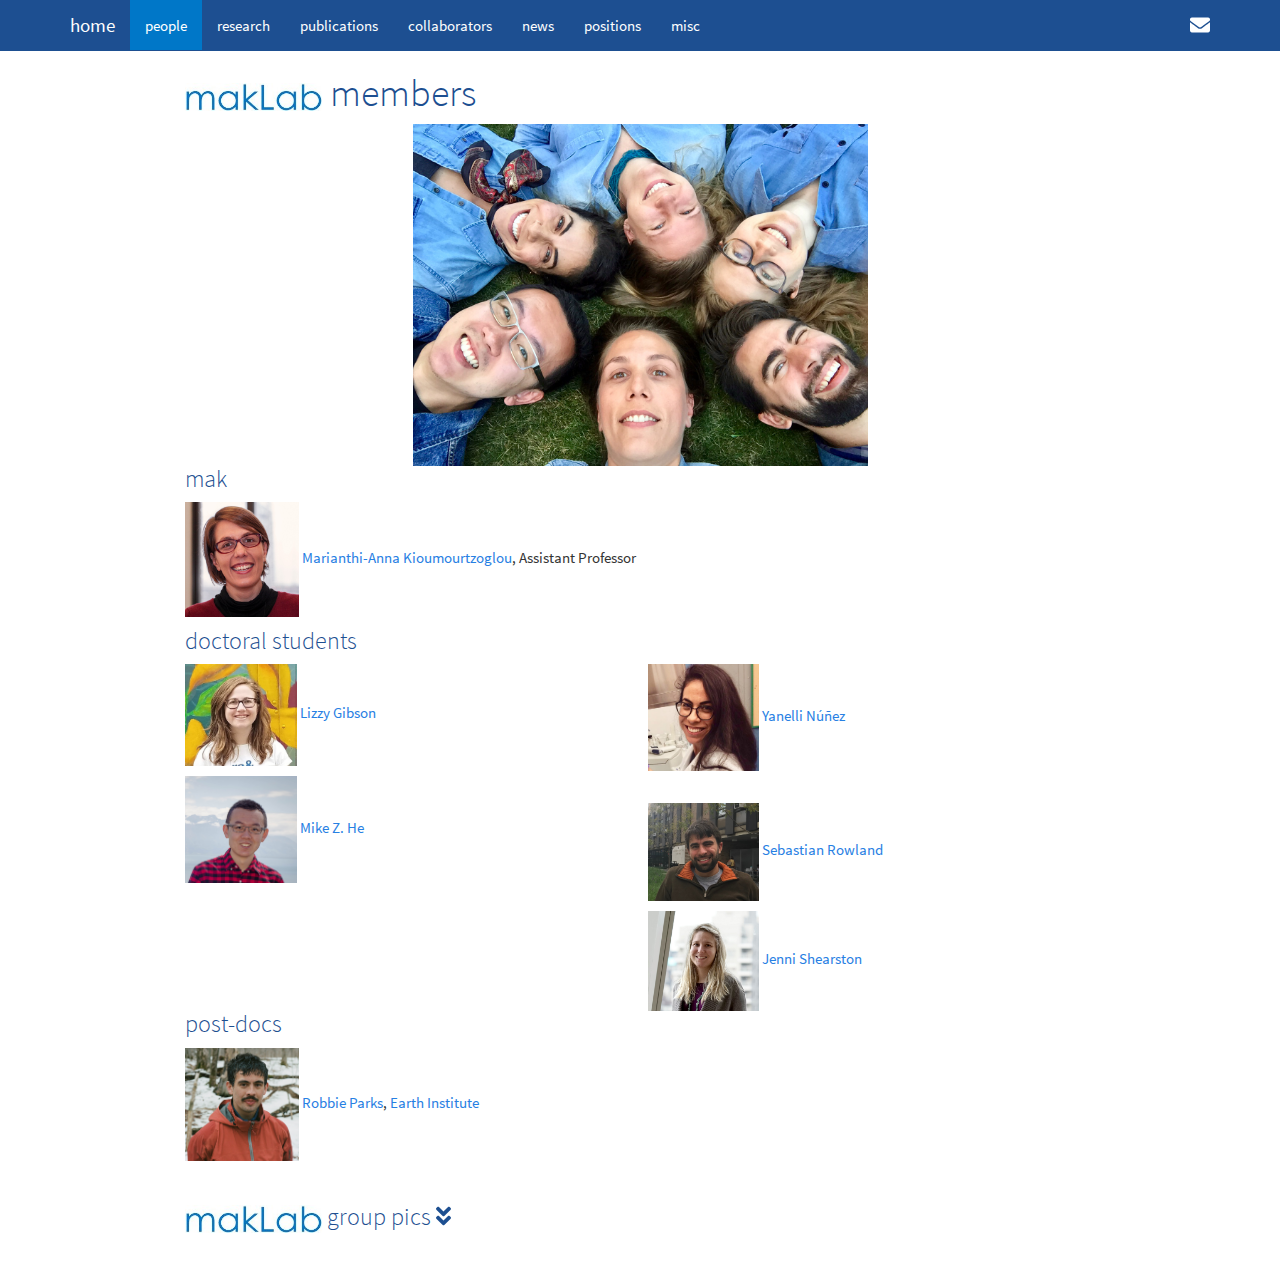
<file: people.html>
<!DOCTYPE html>

<html xmlns="http://www.w3.org/1999/xhtml">

<head>

<meta charset="utf-8" />
<meta http-equiv="Content-Type" content="text/html; charset=utf-8" />
<meta name="generator" content="pandoc" />




<title> members</title>

<script src="site_libs/jquery-1.11.3/jquery.min.js"></script>
<meta name="viewport" content="width=device-width, initial-scale=1" />
<link href="site_libs/bootstrap-3.3.5/css/cosmo.min.css" rel="stylesheet" />
<script src="site_libs/bootstrap-3.3.5/js/bootstrap.min.js"></script>
<script src="site_libs/bootstrap-3.3.5/shim/html5shiv.min.js"></script>
<script src="site_libs/bootstrap-3.3.5/shim/respond.min.js"></script>
<script src="site_libs/navigation-1.1/tabsets.js"></script>
<link href="site_libs/highlightjs-9.12.0/default.css" rel="stylesheet" />
<script src="site_libs/highlightjs-9.12.0/highlight.js"></script>
<link href="site_libs/font-awesome-5.0.13/css/fa-svg-with-js.css" rel="stylesheet" />
<script src="site_libs/font-awesome-5.0.13/js/fontawesome-all.min.js"></script>
<script src="site_libs/font-awesome-5.0.13/js/fa-v4-shims.min.js"></script>

<style type="text/css">code{white-space: pre;}</style>
<style type="text/css">
  pre:not([class]) {
    background-color: white;
  }
</style>
<script type="text/javascript">
if (window.hljs) {
  hljs.configure({languages: []});
  hljs.initHighlightingOnLoad();
  if (document.readyState && document.readyState === "complete") {
    window.setTimeout(function() { hljs.initHighlighting(); }, 0);
  }
}
</script>



<style type="text/css">
h1 {
  font-size: 34px;
}
h1.title {
  font-size: 38px;
}
h2 {
  font-size: 30px;
}
h3 {
  font-size: 24px;
}
h4 {
  font-size: 18px;
}
h5 {
  font-size: 16px;
}
h6 {
  font-size: 12px;
}
.table th:not([align]) {
  text-align: left;
}
</style>

<link rel="stylesheet" href="style.css" type="text/css" />

</head>

<body>

<style type = "text/css">
.main-container {
  max-width: 940px;
  margin-left: auto;
  margin-right: auto;
}
code {
  color: inherit;
  background-color: rgba(0, 0, 0, 0.04);
}
img {
  max-width:100%;
  height: auto;
}
.tabbed-pane {
  padding-top: 12px;
}
.html-widget {
  margin-bottom: 20px;
}
button.code-folding-btn:focus {
  outline: none;
}
</style>


<style type="text/css">
/* padding for bootstrap navbar */
body {
  padding-top: 51px;
  padding-bottom: 40px;
}
/* offset scroll position for anchor links (for fixed navbar)  */
.section h1 {
  padding-top: 56px;
  margin-top: -56px;
}

.section h2 {
  padding-top: 56px;
  margin-top: -56px;
}
.section h3 {
  padding-top: 56px;
  margin-top: -56px;
}
.section h4 {
  padding-top: 56px;
  margin-top: -56px;
}
.section h5 {
  padding-top: 56px;
  margin-top: -56px;
}
.section h6 {
  padding-top: 56px;
  margin-top: -56px;
}
</style>

<script>
// manage active state of menu based on current page
$(document).ready(function () {
  // active menu anchor
  href = window.location.pathname
  href = href.substr(href.lastIndexOf('/') + 1)
  if (href === "")
    href = "index.html";
  var menuAnchor = $('a[href="' + href + '"]');

  // mark it active
  menuAnchor.parent().addClass('active');

  // if it's got a parent navbar menu mark it active as well
  menuAnchor.closest('li.dropdown').addClass('active');
});
</script>


<div class="container-fluid main-container">

<!-- tabsets -->
<script>
$(document).ready(function () {
  window.buildTabsets("TOC");
});
</script>

<!-- code folding -->






<div class="navbar navbar-default  navbar-fixed-top" role="navigation">
  <div class="container">
    <div class="navbar-header">
      <button type="button" class="navbar-toggle collapsed" data-toggle="collapse" data-target="#navbar">
        <span class="icon-bar"></span>
        <span class="icon-bar"></span>
        <span class="icon-bar"></span>
      </button>
      <a class="navbar-brand" href="index.html">home</a>
    </div>
    <div id="navbar" class="navbar-collapse collapse">
      <ul class="nav navbar-nav">
        <li>
  <a href="people.html">people</a>
</li>
<li>
  <a href="projects.html">research</a>
</li>
<li>
  <a href="publications.html">publications</a>
</li>
<li>
  <a href="collaborators.html">collaborators</a>
</li>
<li>
  <a href="labNews.html">news</a>
</li>
<li>
  <a href="opps.html">positions</a>
</li>
<li>
  <a href="misc.html">misc</a>
</li>
      </ul>
      <ul class="nav navbar-nav navbar-right">
        <li>
  <a href="mailto:&lt;mk3961@cumc.columbia.edu&gt;">
    <span class="fa fa-envelope fa-lg"></span>
     
  </a>
</li>
      </ul>
    </div><!--/.nav-collapse -->
  </div><!--/.container -->
</div><!--/.navbar -->

<div class="fluid-row" id="header">



<h1 class="title toc-ignore"><img src="makLab_logo.jpg" style="width:15.0%" /> members</h1>

</div>


<center>
<img src="groupPic4.jpg" width="50%">
</center>
<div id="mak" class="section level3">
<h3>mak</h3>
<p><img src="makPic.jpg" style="width:12.5%" /> <a href="https://www.mailman.columbia.edu/people/our-faculty/mk3961" target="_blank">Marianthi-Anna Kioumourtzoglou</a>, Assistant Professor</p>
</div>
<div id="doctoral-students" class="section level3">
<h3>doctoral students</h3>
<div class="col2">
<p><img src="lizzyCropped.jpg" style="width:25.0%" /> <a href="https://lizzyagibson.github.io" target="_blank">Lizzy Gibson</a></p>
<p><img src="mikeCropped.jpg" style="width:25.0%" /> <a href="https://mike-z-he.github.io/index.html" target="_blank">Mike Z. He</a></p>
<p><img src="yanelliCropped.jpg" style="width:25.0%" /> <a href="https://yanellinunez.github.io" target="_blank">Yanelli N<span>úñ</span>ez</a><br />
<br></p>
<p><img src="sebastianCropped.png" style="width:25.0%" /> <a href="https://s-rowland.github.io/srowland.github.io/index.html" target="_blank">Sebastian Rowland</a></p>
<p><img src="jenniCropped.jpg" style="width:25.0%" /> <a href="https://jenni-shearston.github.io/" target="_blank">Jenni Shearston</a></p>
</div>
</div>
<div id="post-docs" class="section level3">
<h3>post-docs</h3>
<p><img src="robbie_new.jpg" style="width:12.5%" /> <a href="https://robbiemparks.github.io/" target="_blank">Robbie Parks</a>, <a href="https://www.earth.columbia.edu/" target="_blank">Earth Institute</a></p>
<p><br></p>
<div class="expand collapsed" data-toggle="collapse" data-target="#grouppics" aria-expanded="false" aria-controls="grouppics">
<h3 id="group-pics"><img src="makLab_logo.jpg" style="width:15.0%" /> group pics <i class="fa fa-angle-double-down"></i></h3>
</div>
<div id="grouppics" class="collapse">
<p>A CA road trip in the 70’s (Aug 2019, CUMC)</p>
<p><img src="groupPic1.jpg" style="width:25.0%" /> <br><br></p>
<p>Flannel Night Out (Dec 2019, NYC)</p>
<div class="figure">
<img src="FlannelNightOut.jpg" style="width:50.0%" />

</div>
</div>
</div>




</div>

<script>

// add bootstrap table styles to pandoc tables
function bootstrapStylePandocTables() {
  $('tr.header').parent('thead').parent('table').addClass('table table-condensed');
}
$(document).ready(function () {
  bootstrapStylePandocTables();
});


</script>

<!-- dynamically load mathjax for compatibility with self-contained -->
<script>
  (function () {
    var script = document.createElement("script");
    script.type = "text/javascript";
    script.src  = "https://mathjax.rstudio.com/latest/MathJax.js?config=TeX-AMS-MML_HTMLorMML";
    document.getElementsByTagName("head")[0].appendChild(script);
  })();
</script>

</body>
</html>
</file>
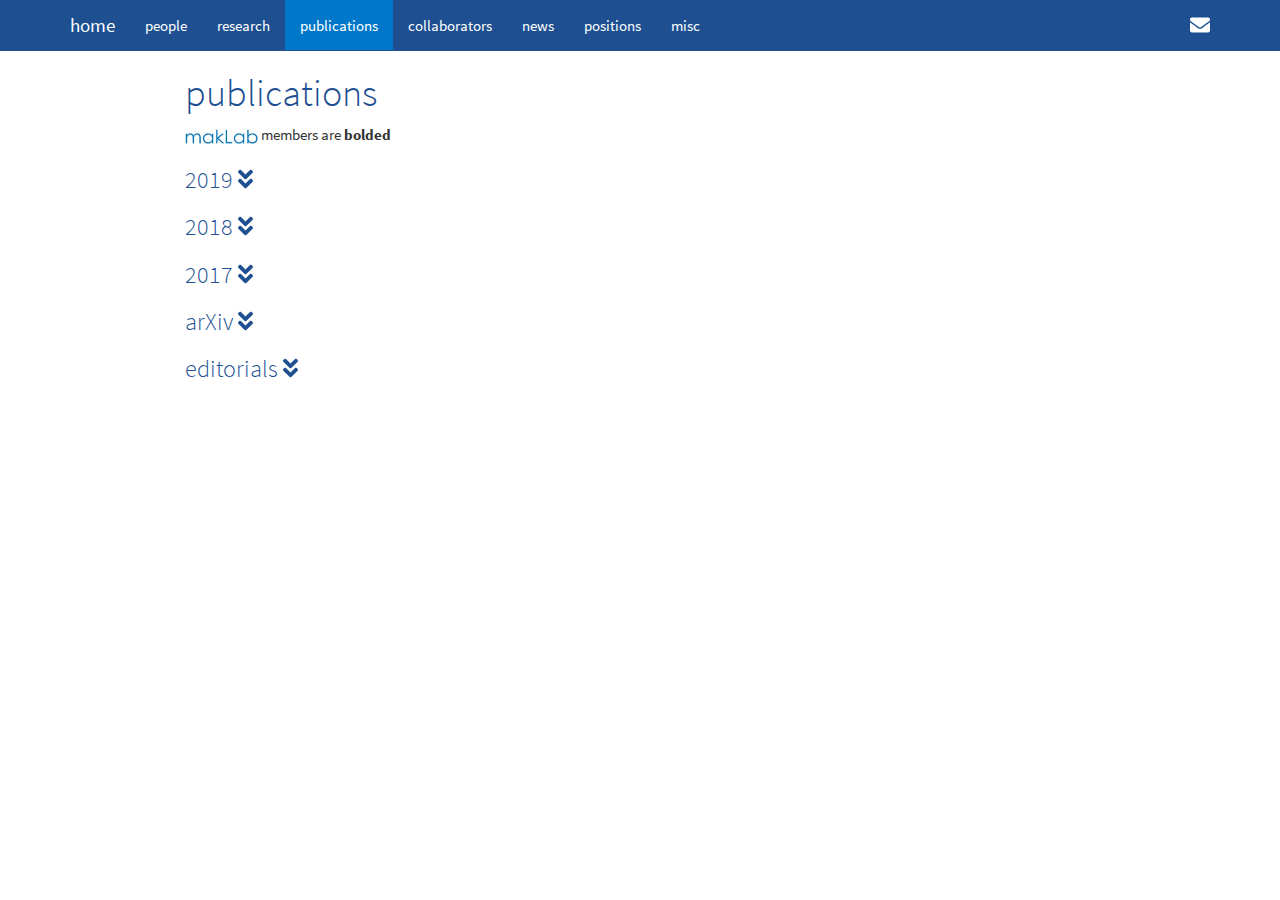
<file: publications.html>
<!DOCTYPE html>

<html xmlns="http://www.w3.org/1999/xhtml">

<head>

<meta charset="utf-8" />
<meta http-equiv="Content-Type" content="text/html; charset=utf-8" />
<meta name="generator" content="pandoc" />




<title>publications</title>

<script src="site_libs/jquery-1.11.3/jquery.min.js"></script>
<meta name="viewport" content="width=device-width, initial-scale=1" />
<link href="site_libs/bootstrap-3.3.5/css/cosmo.min.css" rel="stylesheet" />
<script src="site_libs/bootstrap-3.3.5/js/bootstrap.min.js"></script>
<script src="site_libs/bootstrap-3.3.5/shim/html5shiv.min.js"></script>
<script src="site_libs/bootstrap-3.3.5/shim/respond.min.js"></script>
<script src="site_libs/navigation-1.1/tabsets.js"></script>
<link href="site_libs/highlightjs-9.12.0/default.css" rel="stylesheet" />
<script src="site_libs/highlightjs-9.12.0/highlight.js"></script>
<link href="site_libs/font-awesome-5.0.13/css/fa-svg-with-js.css" rel="stylesheet" />
<script src="site_libs/font-awesome-5.0.13/js/fontawesome-all.min.js"></script>
<script src="site_libs/font-awesome-5.0.13/js/fa-v4-shims.min.js"></script>

<style type="text/css">code{white-space: pre;}</style>
<style type="text/css">
  pre:not([class]) {
    background-color: white;
  }
</style>
<script type="text/javascript">
if (window.hljs) {
  hljs.configure({languages: []});
  hljs.initHighlightingOnLoad();
  if (document.readyState && document.readyState === "complete") {
    window.setTimeout(function() { hljs.initHighlighting(); }, 0);
  }
}
</script>



<style type="text/css">
h1 {
  font-size: 34px;
}
h1.title {
  font-size: 38px;
}
h2 {
  font-size: 30px;
}
h3 {
  font-size: 24px;
}
h4 {
  font-size: 18px;
}
h5 {
  font-size: 16px;
}
h6 {
  font-size: 12px;
}
.table th:not([align]) {
  text-align: left;
}
</style>

<link rel="stylesheet" href="style.css" type="text/css" />

</head>

<body>

<style type = "text/css">
.main-container {
  max-width: 940px;
  margin-left: auto;
  margin-right: auto;
}
code {
  color: inherit;
  background-color: rgba(0, 0, 0, 0.04);
}
img {
  max-width:100%;
  height: auto;
}
.tabbed-pane {
  padding-top: 12px;
}
.html-widget {
  margin-bottom: 20px;
}
button.code-folding-btn:focus {
  outline: none;
}
</style>


<style type="text/css">
/* padding for bootstrap navbar */
body {
  padding-top: 51px;
  padding-bottom: 40px;
}
/* offset scroll position for anchor links (for fixed navbar)  */
.section h1 {
  padding-top: 56px;
  margin-top: -56px;
}

.section h2 {
  padding-top: 56px;
  margin-top: -56px;
}
.section h3 {
  padding-top: 56px;
  margin-top: -56px;
}
.section h4 {
  padding-top: 56px;
  margin-top: -56px;
}
.section h5 {
  padding-top: 56px;
  margin-top: -56px;
}
.section h6 {
  padding-top: 56px;
  margin-top: -56px;
}
</style>

<script>
// manage active state of menu based on current page
$(document).ready(function () {
  // active menu anchor
  href = window.location.pathname
  href = href.substr(href.lastIndexOf('/') + 1)
  if (href === "")
    href = "index.html";
  var menuAnchor = $('a[href="' + href + '"]');

  // mark it active
  menuAnchor.parent().addClass('active');

  // if it's got a parent navbar menu mark it active as well
  menuAnchor.closest('li.dropdown').addClass('active');
});
</script>


<div class="container-fluid main-container">

<!-- tabsets -->
<script>
$(document).ready(function () {
  window.buildTabsets("TOC");
});
</script>

<!-- code folding -->






<div class="navbar navbar-default  navbar-fixed-top" role="navigation">
  <div class="container">
    <div class="navbar-header">
      <button type="button" class="navbar-toggle collapsed" data-toggle="collapse" data-target="#navbar">
        <span class="icon-bar"></span>
        <span class="icon-bar"></span>
        <span class="icon-bar"></span>
      </button>
      <a class="navbar-brand" href="index.html">home</a>
    </div>
    <div id="navbar" class="navbar-collapse collapse">
      <ul class="nav navbar-nav">
        <li>
  <a href="people.html">people</a>
</li>
<li>
  <a href="projects.html">research</a>
</li>
<li>
  <a href="publications.html">publications</a>
</li>
<li>
  <a href="collaborators.html">collaborators</a>
</li>
<li>
  <a href="labNews.html">news</a>
</li>
<li>
  <a href="opps.html">positions</a>
</li>
<li>
  <a href="misc.html">misc</a>
</li>
      </ul>
      <ul class="nav navbar-nav navbar-right">
        <li>
  <a href="mailto:&lt;mk3961@cumc.columbia.edu&gt;">
    <span class="fa fa-envelope fa-lg"></span>
     
  </a>
</li>
      </ul>
    </div><!--/.nav-collapse -->
  </div><!--/.container -->
</div><!--/.navbar -->

<div class="fluid-row" id="header">



<h1 class="title toc-ignore">publications</h1>

</div>


<p><img src="makLab_logo.jpg" width="8%"> members are <b>bolded</b></p>
<!-- <div class="expand collapsed" data-toggle="collapse" data-target="#uniqueID" aria-expanded="false" aria-controls="uniqueID"> -->
<!-- This section will trigger the appearance of the other section -->
<!-- </div> -->
<!-- <div class="collapsed" id="uniqueID"> -->
<!-- This section will appear and disappear.  -->
<!-- </div> -->
<div class="expand collapsed" data-toggle="collapse" data-target="#2019" aria-expanded="false" aria-controls="2019">
<h3 id="section">2019 <i class="fa fa-angle-double-down"></i></h3>
</div>
<div id="2019" class="collapse">
<!-- <div class="expand collapsed" data-toggle="collapse" data-target="#2019pp" aria-expanded="false" aria-controls="2019pp"> -->
<!-- #### peer-reviewed -->
<!-- </div> -->
<!-- <div class="collapse" id="2019pp"> -->
<p>Colicino E, Just A, <b>Kioumourtzoglou M-A</b>, Vokonas P, Cardenas A, Sparrow D, Weisskopf M, Nie LH, Hu H, Schwartz JD, Wright RO, Baccarelli AA, <em>Blood DNA methylation biomarkers of cumulative lead exposure in adults</em>, JESEE, Epub ahead of print, 2019 [<a href="https://www.ncbi.nlm.nih.gov/pubmed/31636367" target="__blank_">link</a>]</p>
<p>Chen Y, Wu F, Liu X, Parvez F, LoIacono NJ, <b>Gibson EA</b>, <b>Kioumourtzoglou M-A</b>, Levy D, et al. <em>Early life and adolescent arsenic exposure from drinking water and blood pressure in adolescence</em>, Environmental Research, In Press, 2019 [<a href="https://www.ncbi.nlm.nih.gov/pubmed/31520830" target="__blank_">link</a>]</p>
<p><b>Gibson EA</b><sup><span>†</span></sup>, <b>N<span>úñ</span>ez Y</b><sup><span>†</span></sup>, Abuawad A, Zota AR, Renzetti S, Devick KL, Gennings C, Golsmith J, Coull BA, <b>Kioumourtzoglou M-A</b>, <em>An Overview of Methods to Address Distinct Research Questions on Environmental Mixtures: An Application to Persistent Organic Pollutants and Leukocyte Telomere Length</em>, Environmental Health, 18(76), 2019 [<a href="https://ehjournal.biomedcentral.com/articles/10.1186/s12940-019-0515-1#citeas" target="__blank_">link</a>] <br> <small><sup><span>†</span></sup>The authors contributed equally</small><br> <small>*Selected as paper of the month by NIEHS Environmental Factor</small></p>
<p>Choirat C, Braun D, <b>Kioumourtzoglou M-A</b>, <em>Data Science in Environmental Health Research</em>, Current Epidemiology Reports, Epub ahead of print, 2019 [<a href="https://link.springer.com/article/10.1007/s40471-019-00205-5" target="__blank_">link</a>]</p>
<p>Jin X, Fiore AM, Civerolo K, Bi J, Liu Y, van Donkelaar A, Martin RV, Al-Hamdan M, Zhang Y, Insaf TZ, <b>Kioumourtzoglou M-A</b>, <b>He MZ</b>, Kinney PL. <em>Comparison of multiple PM<sub>2.5</sub> exposure products for estimating health benefits of emission controls over New York State, USA</em>, Environmental Research Letters, 14 084023, 2019 [<a href="https://iopscience.iop.org/article/10.1088/1748-9326/ab2dcb" target="__blank_">link</a>]</p>
<p>Westervelt DM, Ma CT, <b>He MZ</b>, Fiore AM, Kinney PL, <b>Kioumourtzoglou M-A</b>, Wang S, Xing J, Ding D, Correa G, <em>Mid-21st century ozone air quality and health burden in China under emissions scenarios and climate change</em>, Environmental Research Letters, 14 074030, 2019 [<a href="https://iopscience.iop.org/article/10.1088/1748-9326/ab260b" target="__blank_">link</a>]</p>
<p>Papadogeorgou G, <b>Kioumourtzoglou M-A</b>, Braun D, Zanobetti A, <em>Low levels of air pollution and health: Effect estimates, methodological challenges and future directions</em>, Current Environmental Health Reports, Epub ahead of print, 2019 [<a href="https://www.ncbi.nlm.nih.gov/pubmed/31090042" target="__blank_">link</a>]</p>
<p><b>Gibson EA</b>, Goldsmith J, <b>Kioumourtzoglou M-A</b>, <em>Complex Mixtures, Complex Analyses: an Emphasis on Interpretable Results</em>, Current Environmental Health Reports, 6(2):53-61, 2019 [<a href="https://www.ncbi.nlm.nih.gov/pubmed/31069725" target="__blank_">link</a>]</p>
<p>Fry D, <b>Kioumourtzoglou M-A</b>, Treat CA, Burke K, Evans D, Tabb LP, Carrion D, Perera FP, Lovasi GS, <em>Development and validation of a method to quantify benefits of clean-air taxi legislation</em>, Journal of exposure science &amp; environmental epidemiology, Epub ahead of print, 2019 [<a href="https://www.nature.com/articles/s41370-019-0141-6" target="__blank_">link</a>]</p>
<p>Domingo-Relloso A, Grau-Perez M, Martin-Escudero JC, Briongos-Figuero L, Gomez-Ariza JL, Garcia-Barrera T, DueÃ±as-Laita A, Bobb JF, Chaves J, <b>Kioumourtzoglou M-A</b>, Navas-Acien A, Redon-Mas J, Tellez-Plaza M, <em>The association of urine metals and metal mixtures with cardiovascular incidence in an adult population from Spain: the Hortega Follow-Up Study</em>, International Journal of Epidemiology, Epub ahead of print, 2019 [<a href="https://academic.oup.com/ije/advance-article/doi/10.1093/ije/dyz061/5435736" target="__blank_">link</a>]</p>
<p>Hilpert M, Johnson M, <b>Kioumourtzoglou M-A</b>, Domingo-Relloso A, Peters A, Adria-Mora B, HernÃ¡ndez D, Ross J, Chillrud SA, <em>A new approach for inferring traffic-related air pollution use of radar-calibrated crowd-sourced traffic data</em>, Environment International, 127:142-159, 2019 [<a href="https://www.sciencedirect.com/science/article/pii/S0160412018315137" target="__blank_">link</a>]</p>
<p>McGee G, Weisskopf MG, <b>Kioumourtzoglou M-A</b>, Coull BA, Haneuse S, <em>Informatively empty clusters with application to multigenerational studies</em>, Biostatistics, Epub ahead of print, 2019 [<a href="https://academic.oup.com/biostatistics/advance-article/doi/10.1093/biostatistics/kxz005/5432286" target="__blank_">link</a>]</p>
<p>Gao X, Colicino E, Shen J, <b>Kioumourtzoglou M-A</b>, Just AC, Nwanaji-Enwerem J, Coull BA, Lin X, Vokonas P, Zheng Y, Hou L, Schwartz J, Baccarelli A, <em>Impacts of air pollution, temperature, and relative humidity on leukocyte distribution: an epigenetic perspective</em>, Environment International, 126:395-405, 2019[<a href="https://www.sciencedirect.com/science/article/pii/S0160412018330642?via%3Dihub" target="__blank_">link</a>]</p>
<p><b>Singh J</b>, Mumford SL, Pollack AZ, Schisterman EF, Weisskopf MG, Navas-Acien A, <b>Kioumourtzoglou M-A</b>, <em>Tampon Use, Environmental Chemicals and Oxidative Stress in the BioCycle Study</em>, Environmental Health, 18 (11), 2019 [<a href="https://ehjournal.biomedcentral.com/articles/10.1186/s12940-019-0452-z" target="__blank_">link</a>]</p>
<p>Liew Z, <b>Kioumourtzoglou M-A</b>, Roberts AL, O’Reilly <span>É</span>J, Ascherio A, Weisskopf MG, <em>Negative control exposure analysis to evaluate confounding: an example of acetaminophen exposure and ADHD in the Nurses’ Health Study</em>, American Journal of Epidemiology, 188(4):768-775, 2019 [<a href="https://www.ncbi.nlm.nih.gov/pubmed/30923825" target="__blank_">link</a>]</p>
<p>Wu X, Braun D, <b>Kioumourtzoglou M-A</b>, Choirat C, Di Q, Dominici F. <em>Causal inference in the context of an error prone exposure: Air pollution and mortality</em>, Annals of Applied Statistics, 13(1):520-547, 2019 [<a href="https://projecteuclid.org/euclid.aoas/1554861659" target="__blank_">link</a>]</p>
<!-- </div> -->
<!-- <div class="expand collapsed" data-toggle="collapse" data-target="#2019aa" aria-expanded="false" aria-controls="2019aa"> -->
<!-- #### arxiv -->
<!-- </div> -->
<!-- <div class="collapse" id="2019aa"> -->
<!-- empty for now -->
<!-- </div> -->
</div>
<div class="expand collapsed" data-toggle="collapse" data-target="#2018" aria-expanded="false" aria-controls="2018">
<h3 id="section-1">2018 <i class="fa fa-angle-double-down"></i></h3>
</div>
<div id="2018" class="collapse">
<p>Taylor KM, <b>Kioumourtzoglou M-A</b>, Clover J, Coull BA, Dennerlein JT, Bellinger DC, Weisskopf MG. <em>Concussion History and Cognitive Function in a Large Cohort of Adolescent Athletes</em>, The American Journal of Sports Medicine, 46(13):3262-3270, 2018 [<a href="https://www.ncbi.nlm.nih.gov/pubmed/30230912" target="__blank_">link</a>]</p>
<p>Kupsco A, <b>Kioumourtzoglou M-A</b>, Just AC, Amarasiriwardena C, Estrada-Gutierrez G, Cantoral A, et al. <em>Analysis of prenatal metals status and childhood cardio-metabolic risk using Bayesian Kernel Machine Regression (BKMR) to assess mixture and interaction effects</em>, Epidemiology, 30(2):263-273, 2018 [<a href="https://journals.lww.com/epidem/fulltext/2019/03000/Prenatal_Metal_Concentrations_and_Childhood.16.aspx" target="__blank_">link</a>]</p>
<p>Raz R, <b>Kioumourtzoglou M-A</b>, Weisskopf MG. <em>Live Birth Bias and Observed Associations between Air Pollution and Autism</em>, American Journal of Epidemiology, 187(11):2292-2296, 2018 [<a href="https://www.ncbi.nlm.nih.gov/pubmed/30099488" target="__blank_">link</a>] <br> <small>*Selected as one of the 10 best 2018 AJE Articles of the Year</small></p>
<p>Wurth R, <b>Kioumourtzoglou M-A</b>, Tucker K, Griffith J, Manjourides J, Suh HH. <em>Fine Particle Sources and Cognitive Function in an Older Puerto Rican Cohort in Boston</em>, Environmental Epidemiology, 2(3):e022, 2018 [<a href="https://www.ncbi.nlm.nih.gov/pubmed/30506018" target="__blank_">link</a>]</p>
<p><b>Kioumourtzoglou M-A</b><sup><span>†</span></sup>, Raz R<sup><span>†</span></sup>, Wilson A, Fluss R, Nirel R, Broday DM, Yuval, Hacker MR, McElrath TF, Grotto I, Koutrakis P, Weisskopf MG. <em>Traffic-related air pollution and pregnancy loss</em>, Epidemiology, 30(1):4-10, 2018 [<a href="https://www.ncbi.nlm.nih.gov/pubmed/30199416" target="__blank_">link</a>] <br> <small><sup><span>†</span></sup>The authors contributed equally</small></p>
<p>Dickerson AS, Hansen J, <b>Kioumourtzoglou M-A</b>, Specht AJ, Gredal O, Weisskopf MG. <em>Study of occupation and amyotrophic lateral sclerosis in a Danish cohort</em>, Occup Environ Med, 75(9):630-638, 2018 [<a href="https://www.ncbi.nlm.nih.gov/pubmed/29941657" target="__blank_">link</a>]</p>
<p>Wasserman GA, Liu X, Parvez F, Chen Y, Factor-Litvak P, Loiacono NJ, Levy D, Shahriar H, Uddin MN, Islam T, Lomax A, Saxena R, <b>Gibson EA</b>, <b>Kioumourtzoglou M-A</b>, Balac O, et al., <em>A cross-sectional study of water arsenic exposure and intellectual function in adolescence in Araihazar, Bangladesh</em>, Environment International, 118:304-313, 2018 [<a href="https://www.ncbi.nlm.nih.gov/pubmed/29933234" target="__blank_">link</a>]</p>
<p><b>Kioumourtzoglou M-A</b>, Coull BA, O’Reilly <span>É</span>J, Ascherio A, Weisskopf MG, <em>Association of Exposure to Diethylstilbestrol During Pregnancy with Multigenerational Neurodevelopmental Deficits</em>, JAMA Pediatrics, 172(7):670-677, 2018 [<a href="https://jamanetwork.com/journals/jamapediatrics/fullarticle/2680954" target="__blank_">link</a>] <br> <small>*Selected as paper of the month by NIEHS Environmental Factor</small></p>
<p>Ananth CV, <b>Kioumourtzoglou M-A</b>, Huang Y, Ross Z, Friedman AM, Williams MA, Wang S, Mittleman MA, Schwartz J, <em>Exposures to Air Pollution and Risk of Placental Abruption of Acute Onset: A Case-Crossover Study of Births in New York City</em>, Epidemiology, 29(5):631-638, 2018 [<a href="https://www.ncbi.nlm.nih.gov/pubmed/29863531" target="__blank_">link</a>]</p>
</div>
<div class="expand collapsed" data-toggle="collapse" data-target="#2017" aria-expanded="false" aria-controls="2017">
<h3 id="section-2">2017 <i class="fa fa-angle-double-down"></i></h3>
</div>
<div id="2017" class="collapse">
<p>Achilleos S, <b>Kioumourtzoglou M-A</b>, Wu C-D, Schwartz JD, Koutrakis P, Papatheodorou S, <em>Acute Effects of Fine Particulate Matter Constituents on Mortality: A Systematic Review and Meta-regression Analysis</em>, Environment International, 109:89-100, 2017 [<a href="https://www.sciencedirect.com/science/article/pii/S0160412016310418" target="__blank_">link</a>]</p>
<p>Seals RM, <b>Kioumourtzoglou M-A</b>, Gredal O, Hansen J, Weisskopf MG, <em>Occupational Formaldehyde and ALS</em>, European Journal of Epidemiology, 32(10): 893-898, 2017 [<a href="https://www.ncbi.nlm.nih.gov/pubmed/28585120" target="__blank_">link</a>]</p>
<p>James P, <b>Kioumourtzoglou M-A</b>, Hart JE, Banay RF, Kloog I, Laden F, <em>Interrelationships between Walkability, Air Pollution, Greenness, and Body Mass Index</em>, Epidemiology, 28(6): 780-788, 2017 [<a href="https://www.ncbi.nlm.nih.gov/pubmed/28767514" target="__blank_">link</a>]</p>
<p><b>Kioumourtzoglou M-A</b>, Power MC, Hart JE, Okereke OI, Coull BA, Laden F, Weisskopf MG, <em>The association between air pollution and depression onset among middle-aged and older women</em>, American Journal of Epidemiology, 185(9):801-809, 2017 [<a href="https://www.ncbi.nlm.nih.gov/pubmed/28369173" target="__blank_">link</a>]</p>
</div>
<div class="expand collapsed" data-toggle="collapse" data-target="#1arxiv" aria-expanded="false" aria-controls="1arxiv">
<h3 id="arxiv">arXiv <i class="fa fa-angle-double-down"></i></h3>
</div>
<div id="1arxiv" class="collapse">
<p>Liu JZ, Paisley J, <b>Kioumourtzoglou M-A</b>, Coull BA, <em>Accurate Uncertainty Estimation and Decomposition in Ensemble Learning</em>, <a href="https://arxiv.org/abs/1911.04061" target="__blank_">arXiv:1911.04061</a></p>
<p>McGee G, <b>Kioumourtzoglou M-A</b>, Weisskopf MG, Haneuse S, Coull BA, <em>On the Interplay Between Exposure Misclassification and Informative Cluster Size</em>, <a href="https://arxiv.org/abs/1910.07438" target="__blank_">arXiv:1910.07438</a></p>
<p>Liu JZ, Paisley J, <b>Kioumourtzoglou M-A</b>, Coull BA, <em>Adaptive ensemble learning of spatiotemporal processes with calibrated predictive uncertainty: a Bayesian nonparametric approach</em>, <a href="https://arxiv.org/abs/1904.00521" target="__blank_">arXiv:1904.00521</a></p>
<p>Wu X, Mealli F, <b>Kioumourtzoglou M-A</b>, Dominici F, Braun D, <em>Matching on generalized propensity scores with continuous exposures</em>, <a href="https://arxiv.org/abs/1812.06575" target="__blank_">arXiv:1812.06575</a></p>
<p>Liu JZ, Paisley J, <b>Kioumourtzoglou M-A</b>, Coull BA, <em>Adaptive and calibrated ensemble learning with dependent tail-free process</em>, <a href="https://arxiv.org/abs/1812.03350" target="__blank_">arXiv:1812.03350</a></p>
<p>Wu X, Braun D, <b>Kioumourtzoglou M-A</b>, Choirat C, Di Q, Dominici F, <em>Causal inference in the context of an error prone exposure: Air pollution and Mortality</em>, <a href="https://arxiv.org/abs/1712.00642" target="__blank_">arXiv:1712.00642</a></p>
</div>
<div class="expand collapsed" data-toggle="collapse" data-target="#1edit" aria-expanded="false" aria-controls="1edit">
<h3 id="editorials">editorials <i class="fa fa-angle-double-down"></i></h3>
</div>
<div id="1edit" class="collapse">
<p><b>Kioumourtzoglou M-A</b>, <em>Identifying Modifiable Risk Factors of Mental Disorders: The Importance of Urban Environmental Exposures</em>, JAMA Psychiatry, 76(6):569-570, 2019 [<a href="https://jamanetwork.com/journals/jamapsychiatry/fullarticle/2729438" target="__blank_">link</a>]</p>
</div>




</div>

<script>

// add bootstrap table styles to pandoc tables
function bootstrapStylePandocTables() {
  $('tr.header').parent('thead').parent('table').addClass('table table-condensed');
}
$(document).ready(function () {
  bootstrapStylePandocTables();
});


</script>

<!-- dynamically load mathjax for compatibility with self-contained -->
<script>
  (function () {
    var script = document.createElement("script");
    script.type = "text/javascript";
    script.src  = "https://mathjax.rstudio.com/latest/MathJax.js?config=TeX-AMS-MML_HTMLorMML";
    document.getElementsByTagName("head")[0].appendChild(script);
  })();
</script>

</body>
</html>
</file>
<file: site_libs/highlightjs-9.12.0/default.css>
.hljs-literal {
  color: #990073;
}

.hljs-number {
  color: #099;
}

.hljs-comment {
  color: #998;
  font-style: italic;
}

.hljs-keyword {
  color: #900;
  font-weight: bold;
}

.hljs-string {
  color: #d14;
}
</file>
<file: style.css>
.navbar-default {
    background-color: #1D4F91!important;
    border-color: #1D4F91;

}

.navbar-nav li a:hover, .navbar-nav > .active > a {
  background-color: #0077C8 !important; 
  text-decoration: none;
}

.col2 {
    columns: 2 200px;         /* number of columns and width in pixels*/
    -webkit-columns: 2 200px; /* chrome, safari */
    -moz-columns: 2 200px;    /* firefox */
    }

h1 {
  color: #1D4F91
}

h2 {
  color: #1D4F91
}

h3 {
  color: #1D4F91
}

h4 {
  color: #1D4F91
}

h5 {
  color: #75787B
}

[data-toggle~="collapse"] {
    cursor: pointer;
}
</file>
<file: site_libs/bootstrap-3.3.5/css/cosmo.min.css>
@font-face {
  font-family: 'Source Sans Pro';
  font-style: normal;
  font-weight: 300;
  src: url(fonts/SourceSansProLight.ttf) format('truetype');
}
@font-face {
  font-family: 'Source Sans Pro';
  font-style: normal;
  font-weight: 400;
  src: url(fonts/SourceSansPro.ttf) format('truetype');
}
@font-face {
  font-family: 'Source Sans Pro';
  font-style: normal;
  font-weight: 700;
  src: url(fonts/SourceSansProBold.ttf) format('truetype');
}

/*!
 * bootswatch v3.3.6
 * Homepage: http://bootswatch.com
 * Copyright 2012-2015 Thomas Park
 * Licensed under MIT
 * Based on Bootstrap
*//*!
 * Bootstrap v3.3.6 (http://getbootstrap.com)
 * Copyright 2011-2015 Twitter, Inc.
 * Licensed under MIT (https://github.com/twbs/bootstrap/blob/master/LICENSE)
 *//*! normalize.css v3.0.3 | MIT License | github.com/necolas/normalize.css */html{font-family:sans-serif;-ms-text-size-adjust:100%;-webkit-text-size-adjust:100%}body{margin:0}article,aside,details,figcaption,figure,footer,header,hgroup,main,menu,nav,section,summary{display:block}audio,canvas,progress,video{display:inline-block;vertical-align:baseline}audio:not([controls]){display:none;height:0}[hidden],template{display:none}a{background-color:transparent}a:active,a:hover{outline:0}abbr[title]{border-bottom:1px dotted}b,strong{font-weight:bold}dfn{font-style:italic}h1{font-size:2em;margin:0.67em 0}mark{background:#ff0;color:#000}small{font-size:80%}sub,sup{font-size:75%;line-height:0;position:relative;vertical-align:baseline}sup{top:-0.5em}sub{bottom:-0.25em}img{border:0}svg:not(:root){overflow:hidden}figure{margin:1em 40px}hr{-webkit-box-sizing:content-box;-moz-box-sizing:content-box;box-sizing:content-box;height:0}pre{overflow:auto}code,kbd,pre,samp{font-family:monospace, monospace;font-size:1em}button,input,optgroup,select,textarea{color:inherit;font:inherit;margin:0}button{overflow:visible}button,select{text-transform:none}button,html input[type="button"],input[type="reset"],input[type="submit"]{-webkit-appearance:button;cursor:pointer}button[disabled],html input[disabled]{cursor:default}button::-moz-focus-inner,input::-moz-focus-inner{border:0;padding:0}input{line-height:normal}input[type="checkbox"],input[type="radio"]{-webkit-box-sizing:border-box;-moz-box-sizing:border-box;box-sizing:border-box;padding:0}input[type="number"]::-webkit-inner-spin-button,input[type="number"]::-webkit-outer-spin-button{height:auto}input[type="search"]{-webkit-appearance:textfield;-webkit-box-sizing:content-box;-moz-box-sizing:content-box;box-sizing:content-box}input[type="search"]::-webkit-search-cancel-button,input[type="search"]::-webkit-search-decoration{-webkit-appearance:none}fieldset{border:1px solid #c0c0c0;margin:0 2px;padding:0.35em 0.625em 0.75em}legend{border:0;padding:0}textarea{overflow:auto}optgroup{font-weight:bold}table{border-collapse:collapse;border-spacing:0}td,th{padding:0}/*! Source: https://github.com/h5bp/html5-boilerplate/blob/master/src/css/main.css */@media print{*,*:before,*:after{background:transparent !important;color:#000 !important;-webkit-box-shadow:none !important;box-shadow:none !important;text-shadow:none !important}a,a:visited{text-decoration:underline}a[href]:after{content:" (" attr(href) ")"}abbr[title]:after{content:" (" attr(title) ")"}a[href^="#"]:after,a[href^="javascript:"]:after{content:""}pre,blockquote{border:1px solid #999;page-break-inside:avoid}thead{display:table-header-group}tr,img{page-break-inside:avoid}img{max-width:100% !important}p,h2,h3{orphans:3;widows:3}h2,h3{page-break-after:avoid}.navbar{display:none}.btn>.caret,.dropup>.btn>.caret{border-top-color:#000 !important}.label{border:1px solid #000}.table{border-collapse:collapse !important}.table td,.table th{background-color:#fff !important}.table-bordered th,.table-bordered td{border:1px solid #ddd !important}}@font-face{font-family:'Glyphicons Halflings';src:url('../fonts/glyphicons-halflings-regular.eot');src:url('../fonts/glyphicons-halflings-regular.eot?#iefix') format('embedded-opentype'),url('../fonts/glyphicons-halflings-regular.woff') format('woff'),url('../fonts/glyphicons-halflings-regular.ttf') format('truetype'),url('../fonts/glyphicons-halflings-regular.svg#glyphicons_halflingsregular') format('svg')}.glyphicon{position:relative;top:1px;display:inline-block;font-family:'Glyphicons Halflings';font-style:normal;font-weight:normal;line-height:1;-webkit-font-smoothing:antialiased;-moz-osx-font-smoothing:grayscale}.glyphicon-asterisk:before{content:"\002a"}.glyphicon-plus:before{content:"\002b"}.glyphicon-euro:before,.glyphicon-eur:before{content:"\20ac"}.glyphicon-minus:before{content:"\2212"}.glyphicon-cloud:before{content:"\2601"}.glyphicon-envelope:before{content:"\2709"}.glyphicon-pencil:before{content:"\270f"}.glyphicon-glass:before{content:"\e001"}.glyphicon-music:before{content:"\e002"}.glyphicon-search:before{content:"\e003"}.glyphicon-heart:before{content:"\e005"}.glyphicon-star:before{content:"\e006"}.glyphicon-star-empty:before{content:"\e007"}.glyphicon-user:before{content:"\e008"}.glyphicon-film:before{content:"\e009"}.glyphicon-th-large:before{content:"\e010"}.glyphicon-th:before{content:"\e011"}.glyphicon-th-list:before{content:"\e012"}.glyphicon-ok:before{content:"\e013"}.glyphicon-remove:before{content:"\e014"}.glyphicon-zoom-in:before{content:"\e015"}.glyphicon-zoom-out:before{content:"\e016"}.glyphicon-off:before{content:"\e017"}.glyphicon-signal:before{content:"\e018"}.glyphicon-cog:before{content:"\e019"}.glyphicon-trash:before{content:"\e020"}.glyphicon-home:before{content:"\e021"}.glyphicon-file:before{content:"\e022"}.glyphicon-time:before{content:"\e023"}.glyphicon-road:before{content:"\e024"}.glyphicon-download-alt:before{content:"\e025"}.glyphicon-download:before{content:"\e026"}.glyphicon-upload:before{content:"\e027"}.glyphicon-inbox:before{content:"\e028"}.glyphicon-play-circle:before{content:"\e029"}.glyphicon-repeat:before{content:"\e030"}.glyphicon-refresh:before{content:"\e031"}.glyphicon-list-alt:before{content:"\e032"}.glyphicon-lock:before{content:"\e033"}.glyphicon-flag:before{content:"\e034"}.glyphicon-headphones:before{content:"\e035"}.glyphicon-volume-off:before{content:"\e036"}.glyphicon-volume-down:before{content:"\e037"}.glyphicon-volume-up:before{content:"\e038"}.glyphicon-qrcode:before{content:"\e039"}.glyphicon-barcode:before{content:"\e040"}.glyphicon-tag:before{content:"\e041"}.glyphicon-tags:before{content:"\e042"}.glyphicon-book:before{content:"\e043"}.glyphicon-bookmark:before{content:"\e044"}.glyphicon-print:before{content:"\e045"}.glyphicon-camera:before{content:"\e046"}.glyphicon-font:before{content:"\e047"}.glyphicon-bold:before{content:"\e048"}.glyphicon-italic:before{content:"\e049"}.glyphicon-text-height:before{content:"\e050"}.glyphicon-text-width:before{content:"\e051"}.glyphicon-align-left:before{content:"\e052"}.glyphicon-align-center:before{content:"\e053"}.glyphicon-align-right:before{content:"\e054"}.glyphicon-align-justify:before{content:"\e055"}.glyphicon-list:before{content:"\e056"}.glyphicon-indent-left:before{content:"\e057"}.glyphicon-indent-right:before{content:"\e058"}.glyphicon-facetime-video:before{content:"\e059"}.glyphicon-picture:before{content:"\e060"}.glyphicon-map-marker:before{content:"\e062"}.glyphicon-adjust:before{content:"\e063"}.glyphicon-tint:before{content:"\e064"}.glyphicon-edit:before{content:"\e065"}.glyphicon-share:before{content:"\e066"}.glyphicon-check:before{content:"\e067"}.glyphicon-move:before{content:"\e068"}.glyphicon-step-backward:before{content:"\e069"}.glyphicon-fast-backward:before{content:"\e070"}.glyphicon-backward:before{content:"\e071"}.glyphicon-play:before{content:"\e072"}.glyphicon-pause:before{content:"\e073"}.glyphicon-stop:before{content:"\e074"}.glyphicon-forward:before{content:"\e075"}.glyphicon-fast-forward:before{content:"\e076"}.glyphicon-step-forward:before{content:"\e077"}.glyphicon-eject:before{content:"\e078"}.glyphicon-chevron-left:before{content:"\e079"}.glyphicon-chevron-right:before{content:"\e080"}.glyphicon-plus-sign:before{content:"\e081"}.glyphicon-minus-sign:before{content:"\e082"}.glyphicon-remove-sign:before{content:"\e083"}.glyphicon-ok-sign:before{content:"\e084"}.glyphicon-question-sign:before{content:"\e085"}.glyphicon-info-sign:before{content:"\e086"}.glyphicon-screenshot:before{content:"\e087"}.glyphicon-remove-circle:before{content:"\e088"}.glyphicon-ok-circle:before{content:"\e089"}.glyphicon-ban-circle:before{content:"\e090"}.glyphicon-arrow-left:before{content:"\e091"}.glyphicon-arrow-right:before{content:"\e092"}.glyphicon-arrow-up:before{content:"\e093"}.glyphicon-arrow-down:before{content:"\e094"}.glyphicon-share-alt:before{content:"\e095"}.glyphicon-resize-full:before{content:"\e096"}.glyphicon-resize-small:before{content:"\e097"}.glyphicon-exclamation-sign:before{content:"\e101"}.glyphicon-gift:before{content:"\e102"}.glyphicon-leaf:before{content:"\e103"}.glyphicon-fire:before{content:"\e104"}.glyphicon-eye-open:before{content:"\e105"}.glyphicon-eye-close:before{content:"\e106"}.glyphicon-warning-sign:before{content:"\e107"}.glyphicon-plane:before{content:"\e108"}.glyphicon-calendar:before{content:"\e109"}.glyphicon-random:before{content:"\e110"}.glyphicon-comment:before{content:"\e111"}.glyphicon-magnet:before{content:"\e112"}.glyphicon-chevron-up:before{content:"\e113"}.glyphicon-chevron-down:before{content:"\e114"}.glyphicon-retweet:before{content:"\e115"}.glyphicon-shopping-cart:before{content:"\e116"}.glyphicon-folder-close:before{content:"\e117"}.glyphicon-folder-open:before{content:"\e118"}.glyphicon-resize-vertical:before{content:"\e119"}.glyphicon-resize-horizontal:before{content:"\e120"}.glyphicon-hdd:before{content:"\e121"}.glyphicon-bullhorn:before{content:"\e122"}.glyphicon-bell:before{content:"\e123"}.glyphicon-certificate:before{content:"\e124"}.glyphicon-thumbs-up:before{content:"\e125"}.glyphicon-thumbs-down:before{content:"\e126"}.glyphicon-hand-right:before{content:"\e127"}.glyphicon-hand-left:before{content:"\e128"}.glyphicon-hand-up:before{content:"\e129"}.glyphicon-hand-down:before{content:"\e130"}.glyphicon-circle-arrow-right:before{content:"\e131"}.glyphicon-circle-arrow-left:before{content:"\e132"}.glyphicon-circle-arrow-up:before{content:"\e133"}.glyphicon-circle-arrow-down:before{content:"\e134"}.glyphicon-globe:before{content:"\e135"}.glyphicon-wrench:before{content:"\e136"}.glyphicon-tasks:before{content:"\e137"}.glyphicon-filter:before{content:"\e138"}.glyphicon-briefcase:before{content:"\e139"}.glyphicon-fullscreen:before{content:"\e140"}.glyphicon-dashboard:before{content:"\e141"}.glyphicon-paperclip:before{content:"\e142"}.glyphicon-heart-empty:before{content:"\e143"}.glyphicon-link:before{content:"\e144"}.glyphicon-phone:before{content:"\e145"}.glyphicon-pushpin:before{content:"\e146"}.glyphicon-usd:before{content:"\e148"}.glyphicon-gbp:before{content:"\e149"}.glyphicon-sort:before{content:"\e150"}.glyphicon-sort-by-alphabet:before{content:"\e151"}.glyphicon-sort-by-alphabet-alt:before{content:"\e152"}.glyphicon-sort-by-order:before{content:"\e153"}.glyphicon-sort-by-order-alt:before{content:"\e154"}.glyphicon-sort-by-attributes:before{content:"\e155"}.glyphicon-sort-by-attributes-alt:before{content:"\e156"}.glyphicon-unchecked:before{content:"\e157"}.glyphicon-expand:before{content:"\e158"}.glyphicon-collapse-down:before{content:"\e159"}.glyphicon-collapse-up:before{content:"\e160"}.glyphicon-log-in:before{content:"\e161"}.glyphicon-flash:before{content:"\e162"}.glyphicon-log-out:before{content:"\e163"}.glyphicon-new-window:before{content:"\e164"}.glyphicon-record:before{content:"\e165"}.glyphicon-save:before{content:"\e166"}.glyphicon-open:before{content:"\e167"}.glyphicon-saved:before{content:"\e168"}.glyphicon-import:before{content:"\e169"}.glyphicon-export:before{content:"\e170"}.glyphicon-send:before{content:"\e171"}.glyphicon-floppy-disk:before{content:"\e172"}.glyphicon-floppy-saved:before{content:"\e173"}.glyphicon-floppy-remove:before{content:"\e174"}.glyphicon-floppy-save:before{content:"\e175"}.glyphicon-floppy-open:before{content:"\e176"}.glyphicon-credit-card:before{content:"\e177"}.glyphicon-transfer:before{content:"\e178"}.glyphicon-cutlery:before{content:"\e179"}.glyphicon-header:before{content:"\e180"}.glyphicon-compressed:before{content:"\e181"}.glyphicon-earphone:before{content:"\e182"}.glyphicon-phone-alt:before{content:"\e183"}.glyphicon-tower:before{content:"\e184"}.glyphicon-stats:before{content:"\e185"}.glyphicon-sd-video:before{content:"\e186"}.glyphicon-hd-video:before{content:"\e187"}.glyphicon-subtitles:before{content:"\e188"}.glyphicon-sound-stereo:before{content:"\e189"}.glyphicon-sound-dolby:before{content:"\e190"}.glyphicon-sound-5-1:before{content:"\e191"}.glyphicon-sound-6-1:before{content:"\e192"}.glyphicon-sound-7-1:before{content:"\e193"}.glyphicon-copyright-mark:before{content:"\e194"}.glyphicon-registration-mark:before{content:"\e195"}.glyphicon-cloud-download:before{content:"\e197"}.glyphicon-cloud-upload:before{content:"\e198"}.glyphicon-tree-conifer:before{content:"\e199"}.glyphicon-tree-deciduous:before{content:"\e200"}.glyphicon-cd:before{content:"\e201"}.glyphicon-save-file:before{content:"\e202"}.glyphicon-open-file:before{content:"\e203"}.glyphicon-level-up:before{content:"\e204"}.glyphicon-copy:before{content:"\e205"}.glyphicon-paste:before{content:"\e206"}.glyphicon-alert:before{content:"\e209"}.glyphicon-equalizer:before{content:"\e210"}.glyphicon-king:before{content:"\e211"}.glyphicon-queen:before{content:"\e212"}.glyphicon-pawn:before{content:"\e213"}.glyphicon-bishop:before{content:"\e214"}.glyphicon-knight:before{content:"\e215"}.glyphicon-baby-formula:before{content:"\e216"}.glyphicon-tent:before{content:"\26fa"}.glyphicon-blackboard:before{content:"\e218"}.glyphicon-bed:before{content:"\e219"}.glyphicon-apple:before{content:"\f8ff"}.glyphicon-erase:before{content:"\e221"}.glyphicon-hourglass:before{content:"\231b"}.glyphicon-lamp:before{content:"\e223"}.glyphicon-duplicate:before{content:"\e224"}.glyphicon-piggy-bank:before{content:"\e225"}.glyphicon-scissors:before{content:"\e226"}.glyphicon-bitcoin:before{content:"\e227"}.glyphicon-btc:before{content:"\e227"}.glyphicon-xbt:before{content:"\e227"}.glyphicon-yen:before{content:"\00a5"}.glyphicon-jpy:before{content:"\00a5"}.glyphicon-ruble:before{content:"\20bd"}.glyphicon-rub:before{content:"\20bd"}.glyphicon-scale:before{content:"\e230"}.glyphicon-ice-lolly:before{content:"\e231"}.glyphicon-ice-lolly-tasted:before{content:"\e232"}.glyphicon-education:before{content:"\e233"}.glyphicon-option-horizontal:before{content:"\e234"}.glyphicon-option-vertical:before{content:"\e235"}.glyphicon-menu-hamburger:before{content:"\e236"}.glyphicon-modal-window:before{content:"\e237"}.glyphicon-oil:before{content:"\e238"}.glyphicon-grain:before{content:"\e239"}.glyphicon-sunglasses:before{content:"\e240"}.glyphicon-text-size:before{content:"\e241"}.glyphicon-text-color:before{content:"\e242"}.glyphicon-text-background:before{content:"\e243"}.glyphicon-object-align-top:before{content:"\e244"}.glyphicon-object-align-bottom:before{content:"\e245"}.glyphicon-object-align-horizontal:before{content:"\e246"}.glyphicon-object-align-left:before{content:"\e247"}.glyphicon-object-align-vertical:before{content:"\e248"}.glyphicon-object-align-right:before{content:"\e249"}.glyphicon-triangle-right:before{content:"\e250"}.glyphicon-triangle-left:before{content:"\e251"}.glyphicon-triangle-bottom:before{content:"\e252"}.glyphicon-triangle-top:before{content:"\e253"}.glyphicon-console:before{content:"\e254"}.glyphicon-superscript:before{content:"\e255"}.glyphicon-subscript:before{content:"\e256"}.glyphicon-menu-left:before{content:"\e257"}.glyphicon-menu-right:before{content:"\e258"}.glyphicon-menu-down:before{content:"\e259"}.glyphicon-menu-up:before{content:"\e260"}*{-webkit-box-sizing:border-box;-moz-box-sizing:border-box;box-sizing:border-box}*:before,*:after{-webkit-box-sizing:border-box;-moz-box-sizing:border-box;box-sizing:border-box}html{font-size:10px;-webkit-tap-highlight-color:rgba(0,0,0,0)}body{font-family:"Source Sans Pro",Calibri,Candara,Arial,sans-serif;font-size:15px;line-height:1.42857143;color:#333333;background-color:#ffffff}input,button,select,textarea{font-family:inherit;font-size:inherit;line-height:inherit}a{color:#2780e3;text-decoration:none}a:hover,a:focus{color:#165ba8;text-decoration:underline}a:focus{outline:thin dotted;outline:5px auto -webkit-focus-ring-color;outline-offset:-2px}figure{margin:0}img{vertical-align:middle}.img-responsive,.thumbnail>img,.thumbnail a>img,.carousel-inner>.item>img,.carousel-inner>.item>a>img{display:block;max-width:100%;height:auto}.img-rounded{border-radius:0}.img-thumbnail{padding:4px;line-height:1.42857143;background-color:#ffffff;border:1px solid #dddddd;border-radius:0;-webkit-transition:all .2s ease-in-out;-o-transition:all .2s ease-in-out;transition:all .2s ease-in-out;display:inline-block;max-width:100%;height:auto}.img-circle{border-radius:50%}hr{margin-top:21px;margin-bottom:21px;border:0;border-top:1px solid #e6e6e6}.sr-only{position:absolute;width:1px;height:1px;margin:-1px;padding:0;overflow:hidden;clip:rect(0, 0, 0, 0);border:0}.sr-only-focusable:active,.sr-only-focusable:focus{position:static;width:auto;height:auto;margin:0;overflow:visible;clip:auto}[role="button"]{cursor:pointer}h1,h2,h3,h4,h5,h6,.h1,.h2,.h3,.h4,.h5,.h6{font-family:"Source Sans Pro",Calibri,Candara,Arial,sans-serif;font-weight:300;line-height:1.1;color:inherit}h1 small,h2 small,h3 small,h4 small,h5 small,h6 small,.h1 small,.h2 small,.h3 small,.h4 small,.h5 small,.h6 small,h1 .small,h2 .small,h3 .small,h4 .small,h5 .small,h6 .small,.h1 .small,.h2 .small,.h3 .small,.h4 .small,.h5 .small,.h6 .small{font-weight:normal;line-height:1;color:#999999}h1,.h1,h2,.h2,h3,.h3{margin-top:21px;margin-bottom:10.5px}h1 small,.h1 small,h2 small,.h2 small,h3 small,.h3 small,h1 .small,.h1 .small,h2 .small,.h2 .small,h3 .small,.h3 .small{font-size:65%}h4,.h4,h5,.h5,h6,.h6{margin-top:10.5px;margin-bottom:10.5px}h4 small,.h4 small,h5 small,.h5 small,h6 small,.h6 small,h4 .small,.h4 .small,h5 .small,.h5 .small,h6 .small,.h6 .small{font-size:75%}h1,.h1{font-size:39px}h2,.h2{font-size:32px}h3,.h3{font-size:26px}h4,.h4{font-size:19px}h5,.h5{font-size:15px}h6,.h6{font-size:13px}p{margin:0 0 10.5px}.lead{margin-bottom:21px;font-size:17px;font-weight:300;line-height:1.4}@media (min-width:768px){.lead{font-size:22.5px}}small,.small{font-size:86%}mark,.mark{background-color:#ff7518;padding:.2em}.text-left{text-align:left}.text-right{text-align:right}.text-center{text-align:center}.text-justify{text-align:justify}.text-nowrap{white-space:nowrap}.text-lowercase{text-transform:lowercase}.text-uppercase{text-transform:uppercase}.text-capitalize{text-transform:capitalize}.text-muted{color:#999999}.text-primary{color:#2780e3}a.text-primary:hover,a.text-primary:focus{color:#1967be}.text-success{color:#ffffff}a.text-success:hover,a.text-success:focus{color:#e6e6e6}.text-info{color:#ffffff}a.text-info:hover,a.text-info:focus{color:#e6e6e6}.text-warning{color:#ffffff}a.text-warning:hover,a.text-warning:focus{color:#e6e6e6}.text-danger{color:#ffffff}a.text-danger:hover,a.text-danger:focus{color:#e6e6e6}.bg-primary{color:#fff;background-color:#2780e3}a.bg-primary:hover,a.bg-primary:focus{background-color:#1967be}.bg-success{background-color:#3fb618}a.bg-success:hover,a.bg-success:focus{background-color:#2f8912}.bg-info{background-color:#9954bb}a.bg-info:hover,a.bg-info:focus{background-color:#7e3f9d}.bg-warning{background-color:#ff7518}a.bg-warning:hover,a.bg-warning:focus{background-color:#e45c00}.bg-danger{background-color:#ff0039}a.bg-danger:hover,a.bg-danger:focus{background-color:#cc002e}.page-header{padding-bottom:9.5px;margin:42px 0 21px;border-bottom:1px solid #e6e6e6}ul,ol{margin-top:0;margin-bottom:10.5px}ul ul,ol ul,ul ol,ol ol{margin-bottom:0}.list-unstyled{padding-left:0;list-style:none}.list-inline{padding-left:0;list-style:none;margin-left:-5px}.list-inline>li{display:inline-block;padding-left:5px;padding-right:5px}dl{margin-top:0;margin-bottom:21px}dt,dd{line-height:1.42857143}dt{font-weight:bold}dd{margin-left:0}@media (min-width:768px){.dl-horizontal dt{float:left;width:160px;clear:left;text-align:right;overflow:hidden;text-overflow:ellipsis;white-space:nowrap}.dl-horizontal dd{margin-left:180px}}abbr[title],abbr[data-original-title]{cursor:help;border-bottom:1px dotted #999999}.initialism{font-size:90%;text-transform:uppercase}blockquote{padding:10.5px 21px;margin:0 0 21px;font-size:18.75px;border-left:5px solid #e6e6e6}blockquote p:last-child,blockquote ul:last-child,blockquote ol:last-child{margin-bottom:0}blockquote footer,blockquote small,blockquote .small{display:block;font-size:80%;line-height:1.42857143;color:#999999}blockquote footer:before,blockquote small:before,blockquote .small:before{content:'\2014 \00A0'}.blockquote-reverse,blockquote.pull-right{padding-right:15px;padding-left:0;border-right:5px solid #e6e6e6;border-left:0;text-align:right}.blockquote-reverse footer:before,blockquote.pull-right footer:before,.blockquote-reverse small:before,blockquote.pull-right small:before,.blockquote-reverse .small:before,blockquote.pull-right .small:before{content:''}.blockquote-reverse footer:after,blockquote.pull-right footer:after,.blockquote-reverse small:after,blockquote.pull-right small:after,.blockquote-reverse .small:after,blockquote.pull-right .small:after{content:'\00A0 \2014'}address{margin-bottom:21px;font-style:normal;line-height:1.42857143}code,kbd,pre,samp{font-family:monospace}code{padding:2px 4px;font-size:90%;color:#c7254e;background-color:#f9f2f4;border-radius:0}kbd{padding:2px 4px;font-size:90%;color:#ffffff;background-color:#333333;border-radius:0;-webkit-box-shadow:inset 0 -1px 0 rgba(0,0,0,0.25);box-shadow:inset 0 -1px 0 rgba(0,0,0,0.25)}kbd kbd{padding:0;font-size:100%;font-weight:bold;-webkit-box-shadow:none;box-shadow:none}pre{display:block;padding:10px;margin:0 0 10.5px;font-size:14px;line-height:1.42857143;word-break:break-all;word-wrap:break-word;color:#333333;background-color:#f5f5f5;border:1px solid #cccccc;border-radius:0}pre code{padding:0;font-size:inherit;color:inherit;white-space:pre-wrap;background-color:transparent;border-radius:0}.pre-scrollable{max-height:340px;overflow-y:scroll}.container{margin-right:auto;margin-left:auto;padding-left:15px;padding-right:15px}@media (min-width:768px){.container{width:750px}}@media (min-width:992px){.container{width:970px}}@media (min-width:1200px){.container{width:1170px}}.container-fluid{margin-right:auto;margin-left:auto;padding-left:15px;padding-right:15px}.row{margin-left:-15px;margin-right:-15px}.col-xs-1,.col-sm-1,.col-md-1,.col-lg-1,.col-xs-2,.col-sm-2,.col-md-2,.col-lg-2,.col-xs-3,.col-sm-3,.col-md-3,.col-lg-3,.col-xs-4,.col-sm-4,.col-md-4,.col-lg-4,.col-xs-5,.col-sm-5,.col-md-5,.col-lg-5,.col-xs-6,.col-sm-6,.col-md-6,.col-lg-6,.col-xs-7,.col-sm-7,.col-md-7,.col-lg-7,.col-xs-8,.col-sm-8,.col-md-8,.col-lg-8,.col-xs-9,.col-sm-9,.col-md-9,.col-lg-9,.col-xs-10,.col-sm-10,.col-md-10,.col-lg-10,.col-xs-11,.col-sm-11,.col-md-11,.col-lg-11,.col-xs-12,.col-sm-12,.col-md-12,.col-lg-12{position:relative;min-height:1px;padding-left:15px;padding-right:15px}.col-xs-1,.col-xs-2,.col-xs-3,.col-xs-4,.col-xs-5,.col-xs-6,.col-xs-7,.col-xs-8,.col-xs-9,.col-xs-10,.col-xs-11,.col-xs-12{float:left}.col-xs-12{width:100%}.col-xs-11{width:91.66666667%}.col-xs-10{width:83.33333333%}.col-xs-9{width:75%}.col-xs-8{width:66.66666667%}.col-xs-7{width:58.33333333%}.col-xs-6{width:50%}.col-xs-5{width:41.66666667%}.col-xs-4{width:33.33333333%}.col-xs-3{width:25%}.col-xs-2{width:16.66666667%}.col-xs-1{width:8.33333333%}.col-xs-pull-12{right:100%}.col-xs-pull-11{right:91.66666667%}.col-xs-pull-10{right:83.33333333%}.col-xs-pull-9{right:75%}.col-xs-pull-8{right:66.66666667%}.col-xs-pull-7{right:58.33333333%}.col-xs-pull-6{right:50%}.col-xs-pull-5{right:41.66666667%}.col-xs-pull-4{right:33.33333333%}.col-xs-pull-3{right:25%}.col-xs-pull-2{right:16.66666667%}.col-xs-pull-1{right:8.33333333%}.col-xs-pull-0{right:auto}.col-xs-push-12{left:100%}.col-xs-push-11{left:91.66666667%}.col-xs-push-10{left:83.33333333%}.col-xs-push-9{left:75%}.col-xs-push-8{left:66.66666667%}.col-xs-push-7{left:58.33333333%}.col-xs-push-6{left:50%}.col-xs-push-5{left:41.66666667%}.col-xs-push-4{left:33.33333333%}.col-xs-push-3{left:25%}.col-xs-push-2{left:16.66666667%}.col-xs-push-1{left:8.33333333%}.col-xs-push-0{left:auto}.col-xs-offset-12{margin-left:100%}.col-xs-offset-11{margin-left:91.66666667%}.col-xs-offset-10{margin-left:83.33333333%}.col-xs-offset-9{margin-left:75%}.col-xs-offset-8{margin-left:66.66666667%}.col-xs-offset-7{margin-left:58.33333333%}.col-xs-offset-6{margin-left:50%}.col-xs-offset-5{margin-left:41.66666667%}.col-xs-offset-4{margin-left:33.33333333%}.col-xs-offset-3{margin-left:25%}.col-xs-offset-2{margin-left:16.66666667%}.col-xs-offset-1{margin-left:8.33333333%}.col-xs-offset-0{margin-left:0%}@media (min-width:768px){.col-sm-1,.col-sm-2,.col-sm-3,.col-sm-4,.col-sm-5,.col-sm-6,.col-sm-7,.col-sm-8,.col-sm-9,.col-sm-10,.col-sm-11,.col-sm-12{float:left}.col-sm-12{width:100%}.col-sm-11{width:91.66666667%}.col-sm-10{width:83.33333333%}.col-sm-9{width:75%}.col-sm-8{width:66.66666667%}.col-sm-7{width:58.33333333%}.col-sm-6{width:50%}.col-sm-5{width:41.66666667%}.col-sm-4{width:33.33333333%}.col-sm-3{width:25%}.col-sm-2{width:16.66666667%}.col-sm-1{width:8.33333333%}.col-sm-pull-12{right:100%}.col-sm-pull-11{right:91.66666667%}.col-sm-pull-10{right:83.33333333%}.col-sm-pull-9{right:75%}.col-sm-pull-8{right:66.66666667%}.col-sm-pull-7{right:58.33333333%}.col-sm-pull-6{right:50%}.col-sm-pull-5{right:41.66666667%}.col-sm-pull-4{right:33.33333333%}.col-sm-pull-3{right:25%}.col-sm-pull-2{right:16.66666667%}.col-sm-pull-1{right:8.33333333%}.col-sm-pull-0{right:auto}.col-sm-push-12{left:100%}.col-sm-push-11{left:91.66666667%}.col-sm-push-10{left:83.33333333%}.col-sm-push-9{left:75%}.col-sm-push-8{left:66.66666667%}.col-sm-push-7{left:58.33333333%}.col-sm-push-6{left:50%}.col-sm-push-5{left:41.66666667%}.col-sm-push-4{left:33.33333333%}.col-sm-push-3{left:25%}.col-sm-push-2{left:16.66666667%}.col-sm-push-1{left:8.33333333%}.col-sm-push-0{left:auto}.col-sm-offset-12{margin-left:100%}.col-sm-offset-11{margin-left:91.66666667%}.col-sm-offset-10{margin-left:83.33333333%}.col-sm-offset-9{margin-left:75%}.col-sm-offset-8{margin-left:66.66666667%}.col-sm-offset-7{margin-left:58.33333333%}.col-sm-offset-6{margin-left:50%}.col-sm-offset-5{margin-left:41.66666667%}.col-sm-offset-4{margin-left:33.33333333%}.col-sm-offset-3{margin-left:25%}.col-sm-offset-2{margin-left:16.66666667%}.col-sm-offset-1{margin-left:8.33333333%}.col-sm-offset-0{margin-left:0%}}@media (min-width:992px){.col-md-1,.col-md-2,.col-md-3,.col-md-4,.col-md-5,.col-md-6,.col-md-7,.col-md-8,.col-md-9,.col-md-10,.col-md-11,.col-md-12{float:left}.col-md-12{width:100%}.col-md-11{width:91.66666667%}.col-md-10{width:83.33333333%}.col-md-9{width:75%}.col-md-8{width:66.66666667%}.col-md-7{width:58.33333333%}.col-md-6{width:50%}.col-md-5{width:41.66666667%}.col-md-4{width:33.33333333%}.col-md-3{width:25%}.col-md-2{width:16.66666667%}.col-md-1{width:8.33333333%}.col-md-pull-12{right:100%}.col-md-pull-11{right:91.66666667%}.col-md-pull-10{right:83.33333333%}.col-md-pull-9{right:75%}.col-md-pull-8{right:66.66666667%}.col-md-pull-7{right:58.33333333%}.col-md-pull-6{right:50%}.col-md-pull-5{right:41.66666667%}.col-md-pull-4{right:33.33333333%}.col-md-pull-3{right:25%}.col-md-pull-2{right:16.66666667%}.col-md-pull-1{right:8.33333333%}.col-md-pull-0{right:auto}.col-md-push-12{left:100%}.col-md-push-11{left:91.66666667%}.col-md-push-10{left:83.33333333%}.col-md-push-9{left:75%}.col-md-push-8{left:66.66666667%}.col-md-push-7{left:58.33333333%}.col-md-push-6{left:50%}.col-md-push-5{left:41.66666667%}.col-md-push-4{left:33.33333333%}.col-md-push-3{left:25%}.col-md-push-2{left:16.66666667%}.col-md-push-1{left:8.33333333%}.col-md-push-0{left:auto}.col-md-offset-12{margin-left:100%}.col-md-offset-11{margin-left:91.66666667%}.col-md-offset-10{margin-left:83.33333333%}.col-md-offset-9{margin-left:75%}.col-md-offset-8{margin-left:66.66666667%}.col-md-offset-7{margin-left:58.33333333%}.col-md-offset-6{margin-left:50%}.col-md-offset-5{margin-left:41.66666667%}.col-md-offset-4{margin-left:33.33333333%}.col-md-offset-3{margin-left:25%}.col-md-offset-2{margin-left:16.66666667%}.col-md-offset-1{margin-left:8.33333333%}.col-md-offset-0{margin-left:0%}}@media (min-width:1200px){.col-lg-1,.col-lg-2,.col-lg-3,.col-lg-4,.col-lg-5,.col-lg-6,.col-lg-7,.col-lg-8,.col-lg-9,.col-lg-10,.col-lg-11,.col-lg-12{float:left}.col-lg-12{width:100%}.col-lg-11{width:91.66666667%}.col-lg-10{width:83.33333333%}.col-lg-9{width:75%}.col-lg-8{width:66.66666667%}.col-lg-7{width:58.33333333%}.col-lg-6{width:50%}.col-lg-5{width:41.66666667%}.col-lg-4{width:33.33333333%}.col-lg-3{width:25%}.col-lg-2{width:16.66666667%}.col-lg-1{width:8.33333333%}.col-lg-pull-12{right:100%}.col-lg-pull-11{right:91.66666667%}.col-lg-pull-10{right:83.33333333%}.col-lg-pull-9{right:75%}.col-lg-pull-8{right:66.66666667%}.col-lg-pull-7{right:58.33333333%}.col-lg-pull-6{right:50%}.col-lg-pull-5{right:41.66666667%}.col-lg-pull-4{right:33.33333333%}.col-lg-pull-3{right:25%}.col-lg-pull-2{right:16.66666667%}.col-lg-pull-1{right:8.33333333%}.col-lg-pull-0{right:auto}.col-lg-push-12{left:100%}.col-lg-push-11{left:91.66666667%}.col-lg-push-10{left:83.33333333%}.col-lg-push-9{left:75%}.col-lg-push-8{left:66.66666667%}.col-lg-push-7{left:58.33333333%}.col-lg-push-6{left:50%}.col-lg-push-5{left:41.66666667%}.col-lg-push-4{left:33.33333333%}.col-lg-push-3{left:25%}.col-lg-push-2{left:16.66666667%}.col-lg-push-1{left:8.33333333%}.col-lg-push-0{left:auto}.col-lg-offset-12{margin-left:100%}.col-lg-offset-11{margin-left:91.66666667%}.col-lg-offset-10{margin-left:83.33333333%}.col-lg-offset-9{margin-left:75%}.col-lg-offset-8{margin-left:66.66666667%}.col-lg-offset-7{margin-left:58.33333333%}.col-lg-offset-6{margin-left:50%}.col-lg-offset-5{margin-left:41.66666667%}.col-lg-offset-4{margin-left:33.33333333%}.col-lg-offset-3{margin-left:25%}.col-lg-offset-2{margin-left:16.66666667%}.col-lg-offset-1{margin-left:8.33333333%}.col-lg-offset-0{margin-left:0%}}table{background-color:transparent}caption{padding-top:8px;padding-bottom:8px;color:#999999;text-align:left}th{}.table{width:100%;max-width:100%;margin-bottom:21px}.table>thead>tr>th,.table>tbody>tr>th,.table>tfoot>tr>th,.table>thead>tr>td,.table>tbody>tr>td,.table>tfoot>tr>td{padding:8px;line-height:1.42857143;vertical-align:top;border-top:1px solid #dddddd}.table>thead>tr>th{vertical-align:bottom;border-bottom:2px solid #dddddd}.table>caption+thead>tr:first-child>th,.table>colgroup+thead>tr:first-child>th,.table>thead:first-child>tr:first-child>th,.table>caption+thead>tr:first-child>td,.table>colgroup+thead>tr:first-child>td,.table>thead:first-child>tr:first-child>td{border-top:0}.table>tbody+tbody{border-top:2px solid #dddddd}.table .table{background-color:#ffffff}.table-condensed>thead>tr>th,.table-condensed>tbody>tr>th,.table-condensed>tfoot>tr>th,.table-condensed>thead>tr>td,.table-condensed>tbody>tr>td,.table-condensed>tfoot>tr>td{padding:5px}.table-bordered{border:1px solid #dddddd}.table-bordered>thead>tr>th,.table-bordered>tbody>tr>th,.table-bordered>tfoot>tr>th,.table-bordered>thead>tr>td,.table-bordered>tbody>tr>td,.table-bordered>tfoot>tr>td{border:1px solid #dddddd}.table-bordered>thead>tr>th,.table-bordered>thead>tr>td{border-bottom-width:2px}.table-striped>tbody>tr:nth-of-type(odd){background-color:#f9f9f9}.table-hover>tbody>tr:hover{background-color:#f5f5f5}table col[class*="col-"]{position:static;float:none;display:table-column}table td[class*="col-"],table th[class*="col-"]{position:static;float:none;display:table-cell}.table>thead>tr>td.active,.table>tbody>tr>td.active,.table>tfoot>tr>td.active,.table>thead>tr>th.active,.table>tbody>tr>th.active,.table>tfoot>tr>th.active,.table>thead>tr.active>td,.table>tbody>tr.active>td,.table>tfoot>tr.active>td,.table>thead>tr.active>th,.table>tbody>tr.active>th,.table>tfoot>tr.active>th{background-color:#f5f5f5}.table-hover>tbody>tr>td.active:hover,.table-hover>tbody>tr>th.active:hover,.table-hover>tbody>tr.active:hover>td,.table-hover>tbody>tr:hover>.active,.table-hover>tbody>tr.active:hover>th{background-color:#e8e8e8}.table>thead>tr>td.success,.table>tbody>tr>td.success,.table>tfoot>tr>td.success,.table>thead>tr>th.success,.table>tbody>tr>th.success,.table>tfoot>tr>th.success,.table>thead>tr.success>td,.table>tbody>tr.success>td,.table>tfoot>tr.success>td,.table>thead>tr.success>th,.table>tbody>tr.success>th,.table>tfoot>tr.success>th{background-color:#3fb618}.table-hover>tbody>tr>td.success:hover,.table-hover>tbody>tr>th.success:hover,.table-hover>tbody>tr.success:hover>td,.table-hover>tbody>tr:hover>.success,.table-hover>tbody>tr.success:hover>th{background-color:#379f15}.table>thead>tr>td.info,.table>tbody>tr>td.info,.table>tfoot>tr>td.info,.table>thead>tr>th.info,.table>tbody>tr>th.info,.table>tfoot>tr>th.info,.table>thead>tr.info>td,.table>tbody>tr.info>td,.table>tfoot>tr.info>td,.table>thead>tr.info>th,.table>tbody>tr.info>th,.table>tfoot>tr.info>th{background-color:#9954bb}.table-hover>tbody>tr>td.info:hover,.table-hover>tbody>tr>th.info:hover,.table-hover>tbody>tr.info:hover>td,.table-hover>tbody>tr:hover>.info,.table-hover>tbody>tr.info:hover>th{background-color:#8d46b0}.table>thead>tr>td.warning,.table>tbody>tr>td.warning,.table>tfoot>tr>td.warning,.table>thead>tr>th.warning,.table>tbody>tr>th.warning,.table>tfoot>tr>th.warning,.table>thead>tr.warning>td,.table>tbody>tr.warning>td,.table>tfoot>tr.warning>td,.table>thead>tr.warning>th,.table>tbody>tr.warning>th,.table>tfoot>tr.warning>th{background-color:#ff7518}.table-hover>tbody>tr>td.warning:hover,.table-hover>tbody>tr>th.warning:hover,.table-hover>tbody>tr.warning:hover>td,.table-hover>tbody>tr:hover>.warning,.table-hover>tbody>tr.warning:hover>th{background-color:#fe6600}.table>thead>tr>td.danger,.table>tbody>tr>td.danger,.table>tfoot>tr>td.danger,.table>thead>tr>th.danger,.table>tbody>tr>th.danger,.table>tfoot>tr>th.danger,.table>thead>tr.danger>td,.table>tbody>tr.danger>td,.table>tfoot>tr.danger>td,.table>thead>tr.danger>th,.table>tbody>tr.danger>th,.table>tfoot>tr.danger>th{background-color:#ff0039}.table-hover>tbody>tr>td.danger:hover,.table-hover>tbody>tr>th.danger:hover,.table-hover>tbody>tr.danger:hover>td,.table-hover>tbody>tr:hover>.danger,.table-hover>tbody>tr.danger:hover>th{background-color:#e60033}.table-responsive{overflow-x:auto;min-height:0.01%}@media screen and (max-width:767px){.table-responsive{width:100%;margin-bottom:15.75px;overflow-y:hidden;-ms-overflow-style:-ms-autohiding-scrollbar;border:1px solid #dddddd}.table-responsive>.table{margin-bottom:0}.table-responsive>.table>thead>tr>th,.table-responsive>.table>tbody>tr>th,.table-responsive>.table>tfoot>tr>th,.table-responsive>.table>thead>tr>td,.table-responsive>.table>tbody>tr>td,.table-responsive>.table>tfoot>tr>td{white-space:nowrap}.table-responsive>.table-bordered{border:0}.table-responsive>.table-bordered>thead>tr>th:first-child,.table-responsive>.table-bordered>tbody>tr>th:first-child,.table-responsive>.table-bordered>tfoot>tr>th:first-child,.table-responsive>.table-bordered>thead>tr>td:first-child,.table-responsive>.table-bordered>tbody>tr>td:first-child,.table-responsive>.table-bordered>tfoot>tr>td:first-child{border-left:0}.table-responsive>.table-bordered>thead>tr>th:last-child,.table-responsive>.table-bordered>tbody>tr>th:last-child,.table-responsive>.table-bordered>tfoot>tr>th:last-child,.table-responsive>.table-bordered>thead>tr>td:last-child,.table-responsive>.table-bordered>tbody>tr>td:last-child,.table-responsive>.table-bordered>tfoot>tr>td:last-child{border-right:0}.table-responsive>.table-bordered>tbody>tr:last-child>th,.table-responsive>.table-bordered>tfoot>tr:last-child>th,.table-responsive>.table-bordered>tbody>tr:last-child>td,.table-responsive>.table-bordered>tfoot>tr:last-child>td{border-bottom:0}}fieldset{padding:0;margin:0;border:0;min-width:0}legend{display:block;width:100%;padding:0;margin-bottom:21px;font-size:22.5px;line-height:inherit;color:#333333;border:0;border-bottom:1px solid #e5e5e5}label{display:inline-block;max-width:100%;margin-bottom:5px;font-weight:bold}input[type="search"]{-webkit-box-sizing:border-box;-moz-box-sizing:border-box;box-sizing:border-box}input[type="radio"],input[type="checkbox"]{margin:4px 0 0;margin-top:1px \9;line-height:normal}input[type="file"]{display:block}input[type="range"]{display:block;width:100%}select[multiple],select[size]{height:auto}input[type="file"]:focus,input[type="radio"]:focus,input[type="checkbox"]:focus{outline:thin dotted;outline:5px auto -webkit-focus-ring-color;outline-offset:-2px}output{display:block;padding-top:11px;font-size:15px;line-height:1.42857143;color:#333333}.form-control{display:block;width:100%;height:43px;padding:10px 18px;font-size:15px;line-height:1.42857143;color:#333333;background-color:#ffffff;background-image:none;border:1px solid #cccccc;border-radius:0;-webkit-box-shadow:inset 0 1px 1px rgba(0,0,0,0.075);box-shadow:inset 0 1px 1px rgba(0,0,0,0.075);-webkit-transition:border-color ease-in-out .15s,-webkit-box-shadow ease-in-out .15s;-o-transition:border-color ease-in-out .15s,box-shadow ease-in-out .15s;transition:border-color ease-in-out .15s,box-shadow ease-in-out .15s}.form-control:focus{border-color:#66afe9;outline:0;-webkit-box-shadow:inset 0 1px 1px rgba(0,0,0,0.075),0 0 8px rgba(102,175,233,0.6);box-shadow:inset 0 1px 1px rgba(0,0,0,0.075),0 0 8px rgba(102,175,233,0.6)}.form-control::-moz-placeholder{color:#999999;opacity:1}.form-control:-ms-input-placeholder{color:#999999}.form-control::-webkit-input-placeholder{color:#999999}.form-control::-ms-expand{border:0;background-color:transparent}.form-control[disabled],.form-control[readonly],fieldset[disabled] .form-control{background-color:#e6e6e6;opacity:1}.form-control[disabled],fieldset[disabled] .form-control{cursor:not-allowed}textarea.form-control{height:auto}input[type="search"]{-webkit-appearance:none}@media screen and (-webkit-min-device-pixel-ratio:0){input[type="date"].form-control,input[type="time"].form-control,input[type="datetime-local"].form-control,input[type="month"].form-control{line-height:43px}input[type="date"].input-sm,input[type="time"].input-sm,input[type="datetime-local"].input-sm,input[type="month"].input-sm,.input-group-sm input[type="date"],.input-group-sm input[type="time"],.input-group-sm input[type="datetime-local"],.input-group-sm input[type="month"]{line-height:31px}input[type="date"].input-lg,input[type="time"].input-lg,input[type="datetime-local"].input-lg,input[type="month"].input-lg,.input-group-lg input[type="date"],.input-group-lg input[type="time"],.input-group-lg input[type="datetime-local"],.input-group-lg input[type="month"]{line-height:64px}}.form-group{margin-bottom:15px}.radio,.checkbox{position:relative;display:block;margin-top:10px;margin-bottom:10px}.radio label,.checkbox label{min-height:21px;padding-left:20px;margin-bottom:0;font-weight:normal;cursor:pointer}.radio input[type="radio"],.radio-inline input[type="radio"],.checkbox input[type="checkbox"],.checkbox-inline input[type="checkbox"]{position:absolute;margin-left:-20px;margin-top:4px \9}.radio+.radio,.checkbox+.checkbox{margin-top:-5px}.radio-inline,.checkbox-inline{position:relative;display:inline-block;padding-left:20px;margin-bottom:0;vertical-align:middle;font-weight:normal;cursor:pointer}.radio-inline+.radio-inline,.checkbox-inline+.checkbox-inline{margin-top:0;margin-left:10px}input[type="radio"][disabled],input[type="checkbox"][disabled],input[type="radio"].disabled,input[type="checkbox"].disabled,fieldset[disabled] input[type="radio"],fieldset[disabled] input[type="checkbox"]{cursor:not-allowed}.radio-inline.disabled,.checkbox-inline.disabled,fieldset[disabled] .radio-inline,fieldset[disabled] .checkbox-inline{cursor:not-allowed}.radio.disabled label,.checkbox.disabled label,fieldset[disabled] .radio label,fieldset[disabled] .checkbox label{cursor:not-allowed}.form-control-static{padding-top:11px;padding-bottom:11px;margin-bottom:0;min-height:36px}.form-control-static.input-lg,.form-control-static.input-sm{padding-left:0;padding-right:0}.input-sm{height:31px;padding:5px 10px;font-size:13px;line-height:1.5;border-radius:0}select.input-sm{height:31px;line-height:31px}textarea.input-sm,select[multiple].input-sm{height:auto}.form-group-sm .form-control{height:31px;padding:5px 10px;font-size:13px;line-height:1.5;border-radius:0}.form-group-sm select.form-control{height:31px;line-height:31px}.form-group-sm textarea.form-control,.form-group-sm select[multiple].form-control{height:auto}.form-group-sm .form-control-static{height:31px;min-height:34px;padding:6px 10px;font-size:13px;line-height:1.5}.input-lg{height:64px;padding:18px 30px;font-size:19px;line-height:1.3333333;border-radius:0}select.input-lg{height:64px;line-height:64px}textarea.input-lg,select[multiple].input-lg{height:auto}.form-group-lg .form-control{height:64px;padding:18px 30px;font-size:19px;line-height:1.3333333;border-radius:0}.form-group-lg select.form-control{height:64px;line-height:64px}.form-group-lg textarea.form-control,.form-group-lg select[multiple].form-control{height:auto}.form-group-lg .form-control-static{height:64px;min-height:40px;padding:19px 30px;font-size:19px;line-height:1.3333333}.has-feedback{position:relative}.has-feedback .form-control{padding-right:53.75px}.form-control-feedback{position:absolute;top:0;right:0;z-index:2;display:block;width:43px;height:43px;line-height:43px;text-align:center;pointer-events:none}.input-lg+.form-control-feedback,.input-group-lg+.form-control-feedback,.form-group-lg .form-control+.form-control-feedback{width:64px;height:64px;line-height:64px}.input-sm+.form-control-feedback,.input-group-sm+.form-control-feedback,.form-group-sm .form-control+.form-control-feedback{width:31px;height:31px;line-height:31px}.has-success .help-block,.has-success .control-label,.has-success .radio,.has-success .checkbox,.has-success .radio-inline,.has-success .checkbox-inline,.has-success.radio label,.has-success.checkbox label,.has-success.radio-inline label,.has-success.checkbox-inline label{color:#ffffff}.has-success .form-control{border-color:#ffffff;-webkit-box-shadow:inset 0 1px 1px rgba(0,0,0,0.075);box-shadow:inset 0 1px 1px rgba(0,0,0,0.075)}.has-success .form-control:focus{border-color:#e6e6e6;-webkit-box-shadow:inset 0 1px 1px rgba(0,0,0,0.075),0 0 6px #fff;box-shadow:inset 0 1px 1px rgba(0,0,0,0.075),0 0 6px #fff}.has-success .input-group-addon{color:#ffffff;border-color:#ffffff;background-color:#3fb618}.has-success .form-control-feedback{color:#ffffff}.has-warning .help-block,.has-warning .control-label,.has-warning .radio,.has-warning .checkbox,.has-warning .radio-inline,.has-warning .checkbox-inline,.has-warning.radio label,.has-warning.checkbox label,.has-warning.radio-inline label,.has-warning.checkbox-inline label{color:#ffffff}.has-warning .form-control{border-color:#ffffff;-webkit-box-shadow:inset 0 1px 1px rgba(0,0,0,0.075);box-shadow:inset 0 1px 1px rgba(0,0,0,0.075)}.has-warning .form-control:focus{border-color:#e6e6e6;-webkit-box-shadow:inset 0 1px 1px rgba(0,0,0,0.075),0 0 6px #fff;box-shadow:inset 0 1px 1px rgba(0,0,0,0.075),0 0 6px #fff}.has-warning .input-group-addon{color:#ffffff;border-color:#ffffff;background-color:#ff7518}.has-warning .form-control-feedback{color:#ffffff}.has-error .help-block,.has-error .control-label,.has-error .radio,.has-error .checkbox,.has-error .radio-inline,.has-error .checkbox-inline,.has-error.radio label,.has-error.checkbox label,.has-error.radio-inline label,.has-error.checkbox-inline label{color:#ffffff}.has-error .form-control{border-color:#ffffff;-webkit-box-shadow:inset 0 1px 1px rgba(0,0,0,0.075);box-shadow:inset 0 1px 1px rgba(0,0,0,0.075)}.has-error .form-control:focus{border-color:#e6e6e6;-webkit-box-shadow:inset 0 1px 1px rgba(0,0,0,0.075),0 0 6px #fff;box-shadow:inset 0 1px 1px rgba(0,0,0,0.075),0 0 6px #fff}.has-error .input-group-addon{color:#ffffff;border-color:#ffffff;background-color:#ff0039}.has-error .form-control-feedback{color:#ffffff}.has-feedback label~.form-control-feedback{top:26px}.has-feedback label.sr-only~.form-control-feedback{top:0}.help-block{display:block;margin-top:5px;margin-bottom:10px;color:#737373}@media (min-width:768px){.form-inline .form-group{display:inline-block;margin-bottom:0;vertical-align:middle}.form-inline .form-control{display:inline-block;width:auto;vertical-align:middle}.form-inline .form-control-static{display:inline-block}.form-inline .input-group{display:inline-table;vertical-align:middle}.form-inline .input-group .input-group-addon,.form-inline .input-group .input-group-btn,.form-inline .input-group .form-control{width:auto}.form-inline .input-group>.form-control{width:100%}.form-inline .control-label{margin-bottom:0;vertical-align:middle}.form-inline .radio,.form-inline .checkbox{display:inline-block;margin-top:0;margin-bottom:0;vertical-align:middle}.form-inline .radio label,.form-inline .checkbox label{padding-left:0}.form-inline .radio input[type="radio"],.form-inline .checkbox input[type="checkbox"]{position:relative;margin-left:0}.form-inline .has-feedback .form-control-feedback{top:0}}.form-horizontal .radio,.form-horizontal .checkbox,.form-horizontal .radio-inline,.form-horizontal .checkbox-inline{margin-top:0;margin-bottom:0;padding-top:11px}.form-horizontal .radio,.form-horizontal .checkbox{min-height:32px}.form-horizontal .form-group{margin-left:-15px;margin-right:-15px}@media (min-width:768px){.form-horizontal .control-label{text-align:right;margin-bottom:0;padding-top:11px}}.form-horizontal .has-feedback .form-control-feedback{right:15px}@media (min-width:768px){.form-horizontal .form-group-lg .control-label{padding-top:19px;font-size:19px}}@media (min-width:768px){.form-horizontal .form-group-sm .control-label{padding-top:6px;font-size:13px}}.btn{display:inline-block;margin-bottom:0;font-weight:normal;text-align:center;vertical-align:middle;-ms-touch-action:manipulation;touch-action:manipulation;cursor:pointer;background-image:none;border:1px solid transparent;white-space:nowrap;padding:10px 18px;font-size:15px;line-height:1.42857143;border-radius:0;-webkit-user-select:none;-moz-user-select:none;-ms-user-select:none;user-select:none}.btn:focus,.btn:active:focus,.btn.active:focus,.btn.focus,.btn:active.focus,.btn.active.focus{outline:thin dotted;outline:5px auto -webkit-focus-ring-color;outline-offset:-2px}.btn:hover,.btn:focus,.btn.focus{color:#ffffff;text-decoration:none}.btn:active,.btn.active{outline:0;background-image:none;-webkit-box-shadow:inset 0 3px 5px rgba(0,0,0,0.125);box-shadow:inset 0 3px 5px rgba(0,0,0,0.125)}.btn.disabled,.btn[disabled],fieldset[disabled] .btn{cursor:not-allowed;opacity:0.65;filter:alpha(opacity=65);-webkit-box-shadow:none;box-shadow:none}a.btn.disabled,fieldset[disabled] a.btn{pointer-events:none}.btn-default{color:#ffffff;background-color:#222222;border-color:#222222}.btn-default:focus,.btn-default.focus{color:#ffffff;background-color:#090909;border-color:#000000}.btn-default:hover{color:#ffffff;background-color:#090909;border-color:#040404}.btn-default:active,.btn-default.active,.open>.dropdown-toggle.btn-default{color:#ffffff;background-color:#090909;border-color:#040404}.btn-default:active:hover,.btn-default.active:hover,.open>.dropdown-toggle.btn-default:hover,.btn-default:active:focus,.btn-default.active:focus,.open>.dropdown-toggle.btn-default:focus,.btn-default:active.focus,.btn-default.active.focus,.open>.dropdown-toggle.btn-default.focus{color:#ffffff;background-color:#000000;border-color:#000000}.btn-default:active,.btn-default.active,.open>.dropdown-toggle.btn-default{background-image:none}.btn-default.disabled:hover,.btn-default[disabled]:hover,fieldset[disabled] .btn-default:hover,.btn-default.disabled:focus,.btn-default[disabled]:focus,fieldset[disabled] .btn-default:focus,.btn-default.disabled.focus,.btn-default[disabled].focus,fieldset[disabled] .btn-default.focus{background-color:#222222;border-color:#222222}.btn-default .badge{color:#222222;background-color:#ffffff}.btn-primary{color:#ffffff;background-color:#2780e3;border-color:#2780e3}.btn-primary:focus,.btn-primary.focus{color:#ffffff;background-color:#1967be;border-color:#10427b}.btn-primary:hover{color:#ffffff;background-color:#1967be;border-color:#1862b5}.btn-primary:active,.btn-primary.active,.open>.dropdown-toggle.btn-primary{color:#ffffff;background-color:#1967be;border-color:#1862b5}.btn-primary:active:hover,.btn-primary.active:hover,.open>.dropdown-toggle.btn-primary:hover,.btn-primary:active:focus,.btn-primary.active:focus,.open>.dropdown-toggle.btn-primary:focus,.btn-primary:active.focus,.btn-primary.active.focus,.open>.dropdown-toggle.btn-primary.focus{color:#ffffff;background-color:#15569f;border-color:#10427b}.btn-primary:active,.btn-primary.active,.open>.dropdown-toggle.btn-primary{background-image:none}.btn-primary.disabled:hover,.btn-primary[disabled]:hover,fieldset[disabled] .btn-primary:hover,.btn-primary.disabled:focus,.btn-primary[disabled]:focus,fieldset[disabled] .btn-primary:focus,.btn-primary.disabled.focus,.btn-primary[disabled].focus,fieldset[disabled] .btn-primary.focus{background-color:#2780e3;border-color:#2780e3}.btn-primary .badge{color:#2780e3;background-color:#ffffff}.btn-success{color:#ffffff;background-color:#3fb618;border-color:#3fb618}.btn-success:focus,.btn-success.focus{color:#ffffff;background-color:#2f8912;border-color:#184509}.btn-success:hover{color:#ffffff;background-color:#2f8912;border-color:#2c8011}.btn-success:active,.btn-success.active,.open>.dropdown-toggle.btn-success{color:#ffffff;background-color:#2f8912;border-color:#2c8011}.btn-success:active:hover,.btn-success.active:hover,.open>.dropdown-toggle.btn-success:hover,.btn-success:active:focus,.btn-success.active:focus,.open>.dropdown-toggle.btn-success:focus,.btn-success:active.focus,.btn-success.active.focus,.open>.dropdown-toggle.btn-success.focus{color:#ffffff;background-color:#24690e;border-color:#184509}.btn-success:active,.btn-success.active,.open>.dropdown-toggle.btn-success{background-image:none}.btn-success.disabled:hover,.btn-success[disabled]:hover,fieldset[disabled] .btn-success:hover,.btn-success.disabled:focus,.btn-success[disabled]:focus,fieldset[disabled] .btn-success:focus,.btn-success.disabled.focus,.btn-success[disabled].focus,fieldset[disabled] .btn-success.focus{background-color:#3fb618;border-color:#3fb618}.btn-success .badge{color:#3fb618;background-color:#ffffff}.btn-info{color:#ffffff;background-color:#9954bb;border-color:#9954bb}.btn-info:focus,.btn-info.focus{color:#ffffff;background-color:#7e3f9d;border-color:#522967}.btn-info:hover{color:#ffffff;background-color:#7e3f9d;border-color:#783c96}.btn-info:active,.btn-info.active,.open>.dropdown-toggle.btn-info{color:#ffffff;background-color:#7e3f9d;border-color:#783c96}.btn-info:active:hover,.btn-info.active:hover,.open>.dropdown-toggle.btn-info:hover,.btn-info:active:focus,.btn-info.active:focus,.open>.dropdown-toggle.btn-info:focus,.btn-info:active.focus,.btn-info.active.focus,.open>.dropdown-toggle.btn-info.focus{color:#ffffff;background-color:#6a3484;border-color:#522967}.btn-info:active,.btn-info.active,.open>.dropdown-toggle.btn-info{background-image:none}.btn-info.disabled:hover,.btn-info[disabled]:hover,fieldset[disabled] .btn-info:hover,.btn-info.disabled:focus,.btn-info[disabled]:focus,fieldset[disabled] .btn-info:focus,.btn-info.disabled.focus,.btn-info[disabled].focus,fieldset[disabled] .btn-info.focus{background-color:#9954bb;border-color:#9954bb}.btn-info .badge{color:#9954bb;background-color:#ffffff}.btn-warning{color:#ffffff;background-color:#ff7518;border-color:#ff7518}.btn-warning:focus,.btn-warning.focus{color:#ffffff;background-color:#e45c00;border-color:#983d00}.btn-warning:hover{color:#ffffff;background-color:#e45c00;border-color:#da5800}.btn-warning:active,.btn-warning.active,.open>.dropdown-toggle.btn-warning{color:#ffffff;background-color:#e45c00;border-color:#da5800}.btn-warning:active:hover,.btn-warning.active:hover,.open>.dropdown-toggle.btn-warning:hover,.btn-warning:active:focus,.btn-warning.active:focus,.open>.dropdown-toggle.btn-warning:focus,.btn-warning:active.focus,.btn-warning.active.focus,.open>.dropdown-toggle.btn-warning.focus{color:#ffffff;background-color:#c04d00;border-color:#983d00}.btn-warning:active,.btn-warning.active,.open>.dropdown-toggle.btn-warning{background-image:none}.btn-warning.disabled:hover,.btn-warning[disabled]:hover,fieldset[disabled] .btn-warning:hover,.btn-warning.disabled:focus,.btn-warning[disabled]:focus,fieldset[disabled] .btn-warning:focus,.btn-warning.disabled.focus,.btn-warning[disabled].focus,fieldset[disabled] .btn-warning.focus{background-color:#ff7518;border-color:#ff7518}.btn-warning .badge{color:#ff7518;background-color:#ffffff}.btn-danger{color:#ffffff;background-color:#ff0039;border-color:#ff0039}.btn-danger:focus,.btn-danger.focus{color:#ffffff;background-color:#cc002e;border-color:#80001c}.btn-danger:hover{color:#ffffff;background-color:#cc002e;border-color:#c2002b}.btn-danger:active,.btn-danger.active,.open>.dropdown-toggle.btn-danger{color:#ffffff;background-color:#cc002e;border-color:#c2002b}.btn-danger:active:hover,.btn-danger.active:hover,.open>.dropdown-toggle.btn-danger:hover,.btn-danger:active:focus,.btn-danger.active:focus,.open>.dropdown-toggle.btn-danger:focus,.btn-danger:active.focus,.btn-danger.active.focus,.open>.dropdown-toggle.btn-danger.focus{color:#ffffff;background-color:#a80026;border-color:#80001c}.btn-danger:active,.btn-danger.active,.open>.dropdown-toggle.btn-danger{background-image:none}.btn-danger.disabled:hover,.btn-danger[disabled]:hover,fieldset[disabled] .btn-danger:hover,.btn-danger.disabled:focus,.btn-danger[disabled]:focus,fieldset[disabled] .btn-danger:focus,.btn-danger.disabled.focus,.btn-danger[disabled].focus,fieldset[disabled] .btn-danger.focus{background-color:#ff0039;border-color:#ff0039}.btn-danger .badge{color:#ff0039;background-color:#ffffff}.btn-link{color:#2780e3;font-weight:normal;border-radius:0}.btn-link,.btn-link:active,.btn-link.active,.btn-link[disabled],fieldset[disabled] .btn-link{background-color:transparent;-webkit-box-shadow:none;box-shadow:none}.btn-link,.btn-link:hover,.btn-link:focus,.btn-link:active{border-color:transparent}.btn-link:hover,.btn-link:focus{color:#165ba8;text-decoration:underline;background-color:transparent}.btn-link[disabled]:hover,fieldset[disabled] .btn-link:hover,.btn-link[disabled]:focus,fieldset[disabled] .btn-link:focus{color:#999999;text-decoration:none}.btn-lg,.btn-group-lg>.btn{padding:18px 30px;font-size:19px;line-height:1.3333333;border-radius:0}.btn-sm,.btn-group-sm>.btn{padding:5px 10px;font-size:13px;line-height:1.5;border-radius:0}.btn-xs,.btn-group-xs>.btn{padding:1px 5px;font-size:13px;line-height:1.5;border-radius:0}.btn-block{display:block;width:100%}.btn-block+.btn-block{margin-top:5px}input[type="submit"].btn-block,input[type="reset"].btn-block,input[type="button"].btn-block{width:100%}.fade{opacity:0;-webkit-transition:opacity 0.15s linear;-o-transition:opacity 0.15s linear;transition:opacity 0.15s linear}.fade.in{opacity:1}.collapse{display:none}.collapse.in{display:block}tr.collapse.in{display:table-row}tbody.collapse.in{display:table-row-group}.collapsing{position:relative;height:0;overflow:hidden;-webkit-transition-property:height, visibility;-o-transition-property:height, visibility;transition-property:height, visibility;-webkit-transition-duration:0.35s;-o-transition-duration:0.35s;transition-duration:0.35s;-webkit-transition-timing-function:ease;-o-transition-timing-function:ease;transition-timing-function:ease}.caret{display:inline-block;width:0;height:0;margin-left:2px;vertical-align:middle;border-top:4px dashed;border-top:4px solid \9;border-right:4px solid transparent;border-left:4px solid transparent}.dropup,.dropdown{position:relative}.dropdown-toggle:focus{outline:0}.dropdown-menu{position:absolute;top:100%;left:0;z-index:1000;display:none;float:left;min-width:160px;padding:5px 0;margin:2px 0 0;list-style:none;font-size:15px;text-align:left;background-color:#ffffff;border:1px solid #cccccc;border:1px solid rgba(0,0,0,0.15);border-radius:0;-webkit-box-shadow:0 6px 12px rgba(0,0,0,0.175);box-shadow:0 6px 12px rgba(0,0,0,0.175);-webkit-background-clip:padding-box;background-clip:padding-box}.dropdown-menu.pull-right{right:0;left:auto}.dropdown-menu .divider{height:1px;margin:9.5px 0;overflow:hidden;background-color:#e5e5e5}.dropdown-menu>li>a{display:block;padding:3px 20px;clear:both;font-weight:normal;line-height:1.42857143;color:#333333;white-space:nowrap}.dropdown-menu>li>a:hover,.dropdown-menu>li>a:focus{text-decoration:none;color:#ffffff;background-color:#2780e3}.dropdown-menu>.active>a,.dropdown-menu>.active>a:hover,.dropdown-menu>.active>a:focus{color:#ffffff;text-decoration:none;outline:0;background-color:#2780e3}.dropdown-menu>.disabled>a,.dropdown-menu>.disabled>a:hover,.dropdown-menu>.disabled>a:focus{color:#999999}.dropdown-menu>.disabled>a:hover,.dropdown-menu>.disabled>a:focus{text-decoration:none;background-color:transparent;background-image:none;filter:progid:DXImageTransform.Microsoft.gradient(enabled=false);cursor:not-allowed}.open>.dropdown-menu{display:block}.open>a{outline:0}.dropdown-menu-right{left:auto;right:0}.dropdown-menu-left{left:0;right:auto}.dropdown-header{display:block;padding:3px 20px;font-size:13px;line-height:1.42857143;color:#999999;white-space:nowrap}.dropdown-backdrop{position:fixed;left:0;right:0;bottom:0;top:0;z-index:990}.pull-right>.dropdown-menu{right:0;left:auto}.dropup .caret,.navbar-fixed-bottom .dropdown .caret{border-top:0;border-bottom:4px dashed;border-bottom:4px solid \9;content:""}.dropup .dropdown-menu,.navbar-fixed-bottom .dropdown .dropdown-menu{top:auto;bottom:100%;margin-bottom:2px}@media (min-width:768px){.navbar-right .dropdown-menu{left:auto;right:0}.navbar-right .dropdown-menu-left{left:0;right:auto}}.btn-group,.btn-group-vertical{position:relative;display:inline-block;vertical-align:middle}.btn-group>.btn,.btn-group-vertical>.btn{position:relative;float:left}.btn-group>.btn:hover,.btn-group-vertical>.btn:hover,.btn-group>.btn:focus,.btn-group-vertical>.btn:focus,.btn-group>.btn:active,.btn-group-vertical>.btn:active,.btn-group>.btn.active,.btn-group-vertical>.btn.active{z-index:2}.btn-group .btn+.btn,.btn-group .btn+.btn-group,.btn-group .btn-group+.btn,.btn-group .btn-group+.btn-group{margin-left:-1px}.btn-toolbar{margin-left:-5px}.btn-toolbar .btn,.btn-toolbar .btn-group,.btn-toolbar .input-group{float:left}.btn-toolbar>.btn,.btn-toolbar>.btn-group,.btn-toolbar>.input-group{margin-left:5px}.btn-group>.btn:not(:first-child):not(:last-child):not(.dropdown-toggle){border-radius:0}.btn-group>.btn:first-child{margin-left:0}.btn-group>.btn:first-child:not(:last-child):not(.dropdown-toggle){border-bottom-right-radius:0;border-top-right-radius:0}.btn-group>.btn:last-child:not(:first-child),.btn-group>.dropdown-toggle:not(:first-child){border-bottom-left-radius:0;border-top-left-radius:0}.btn-group>.btn-group{float:left}.btn-group>.btn-group:not(:first-child):not(:last-child)>.btn{border-radius:0}.btn-group>.btn-group:first-child:not(:last-child)>.btn:last-child,.btn-group>.btn-group:first-child:not(:last-child)>.dropdown-toggle{border-bottom-right-radius:0;border-top-right-radius:0}.btn-group>.btn-group:last-child:not(:first-child)>.btn:first-child{border-bottom-left-radius:0;border-top-left-radius:0}.btn-group .dropdown-toggle:active,.btn-group.open .dropdown-toggle{outline:0}.btn-group>.btn+.dropdown-toggle{padding-left:8px;padding-right:8px}.btn-group>.btn-lg+.dropdown-toggle{padding-left:12px;padding-right:12px}.btn-group.open .dropdown-toggle{-webkit-box-shadow:inset 0 3px 5px rgba(0,0,0,0.125);box-shadow:inset 0 3px 5px rgba(0,0,0,0.125)}.btn-group.open .dropdown-toggle.btn-link{-webkit-box-shadow:none;box-shadow:none}.btn .caret{margin-left:0}.btn-lg .caret{border-width:5px 5px 0;border-bottom-width:0}.dropup .btn-lg .caret{border-width:0 5px 5px}.btn-group-vertical>.btn,.btn-group-vertical>.btn-group,.btn-group-vertical>.btn-group>.btn{display:block;float:none;width:100%;max-width:100%}.btn-group-vertical>.btn-group>.btn{float:none}.btn-group-vertical>.btn+.btn,.btn-group-vertical>.btn+.btn-group,.btn-group-vertical>.btn-group+.btn,.btn-group-vertical>.btn-group+.btn-group{margin-top:-1px;margin-left:0}.btn-group-vertical>.btn:not(:first-child):not(:last-child){border-radius:0}.btn-group-vertical>.btn:first-child:not(:last-child){border-top-right-radius:0;border-top-left-radius:0;border-bottom-right-radius:0;border-bottom-left-radius:0}.btn-group-vertical>.btn:last-child:not(:first-child){border-top-right-radius:0;border-top-left-radius:0;border-bottom-right-radius:0;border-bottom-left-radius:0}.btn-group-vertical>.btn-group:not(:first-child):not(:last-child)>.btn{border-radius:0}.btn-group-vertical>.btn-group:first-child:not(:last-child)>.btn:last-child,.btn-group-vertical>.btn-group:first-child:not(:last-child)>.dropdown-toggle{border-bottom-right-radius:0;border-bottom-left-radius:0}.btn-group-vertical>.btn-group:last-child:not(:first-child)>.btn:first-child{border-top-right-radius:0;border-top-left-radius:0}.btn-group-justified{display:table;width:100%;table-layout:fixed;border-collapse:separate}.btn-group-justified>.btn,.btn-group-justified>.btn-group{float:none;display:table-cell;width:1%}.btn-group-justified>.btn-group .btn{width:100%}.btn-group-justified>.btn-group .dropdown-menu{left:auto}[data-toggle="buttons"]>.btn input[type="radio"],[data-toggle="buttons"]>.btn-group>.btn input[type="radio"],[data-toggle="buttons"]>.btn input[type="checkbox"],[data-toggle="buttons"]>.btn-group>.btn input[type="checkbox"]{position:absolute;clip:rect(0, 0, 0, 0);pointer-events:none}.input-group{position:relative;display:table;border-collapse:separate}.input-group[class*="col-"]{float:none;padding-left:0;padding-right:0}.input-group .form-control{position:relative;z-index:2;float:left;width:100%;margin-bottom:0}.input-group .form-control:focus{z-index:3}.input-group-lg>.form-control,.input-group-lg>.input-group-addon,.input-group-lg>.input-group-btn>.btn{height:64px;padding:18px 30px;font-size:19px;line-height:1.3333333;border-radius:0}select.input-group-lg>.form-control,select.input-group-lg>.input-group-addon,select.input-group-lg>.input-group-btn>.btn{height:64px;line-height:64px}textarea.input-group-lg>.form-control,textarea.input-group-lg>.input-group-addon,textarea.input-group-lg>.input-group-btn>.btn,select[multiple].input-group-lg>.form-control,select[multiple].input-group-lg>.input-group-addon,select[multiple].input-group-lg>.input-group-btn>.btn{height:auto}.input-group-sm>.form-control,.input-group-sm>.input-group-addon,.input-group-sm>.input-group-btn>.btn{height:31px;padding:5px 10px;font-size:13px;line-height:1.5;border-radius:0}select.input-group-sm>.form-control,select.input-group-sm>.input-group-addon,select.input-group-sm>.input-group-btn>.btn{height:31px;line-height:31px}textarea.input-group-sm>.form-control,textarea.input-group-sm>.input-group-addon,textarea.input-group-sm>.input-group-btn>.btn,select[multiple].input-group-sm>.form-control,select[multiple].input-group-sm>.input-group-addon,select[multiple].input-group-sm>.input-group-btn>.btn{height:auto}.input-group-addon,.input-group-btn,.input-group .form-control{display:table-cell}.input-group-addon:not(:first-child):not(:last-child),.input-group-btn:not(:first-child):not(:last-child),.input-group .form-control:not(:first-child):not(:last-child){border-radius:0}.input-group-addon,.input-group-btn{width:1%;white-space:nowrap;vertical-align:middle}.input-group-addon{padding:10px 18px;font-size:15px;font-weight:normal;line-height:1;color:#333333;text-align:center;background-color:#e6e6e6;border:1px solid #cccccc;border-radius:0}.input-group-addon.input-sm{padding:5px 10px;font-size:13px;border-radius:0}.input-group-addon.input-lg{padding:18px 30px;font-size:19px;border-radius:0}.input-group-addon input[type="radio"],.input-group-addon input[type="checkbox"]{margin-top:0}.input-group .form-control:first-child,.input-group-addon:first-child,.input-group-btn:first-child>.btn,.input-group-btn:first-child>.btn-group>.btn,.input-group-btn:first-child>.dropdown-toggle,.input-group-btn:last-child>.btn:not(:last-child):not(.dropdown-toggle),.input-group-btn:last-child>.btn-group:not(:last-child)>.btn{border-bottom-right-radius:0;border-top-right-radius:0}.input-group-addon:first-child{border-right:0}.input-group .form-control:last-child,.input-group-addon:last-child,.input-group-btn:last-child>.btn,.input-group-btn:last-child>.btn-group>.btn,.input-group-btn:last-child>.dropdown-toggle,.input-group-btn:first-child>.btn:not(:first-child),.input-group-btn:first-child>.btn-group:not(:first-child)>.btn{border-bottom-left-radius:0;border-top-left-radius:0}.input-group-addon:last-child{border-left:0}.input-group-btn{position:relative;font-size:0;white-space:nowrap}.input-group-btn>.btn{position:relative}.input-group-btn>.btn+.btn{margin-left:-1px}.input-group-btn>.btn:hover,.input-group-btn>.btn:focus,.input-group-btn>.btn:active{z-index:2}.input-group-btn:first-child>.btn,.input-group-btn:first-child>.btn-group{margin-right:-1px}.input-group-btn:last-child>.btn,.input-group-btn:last-child>.btn-group{z-index:2;margin-left:-1px}.nav{margin-bottom:0;padding-left:0;list-style:none}.nav>li{position:relative;display:block}.nav>li>a{position:relative;display:block;padding:10px 15px}.nav>li>a:hover,.nav>li>a:focus{text-decoration:none;background-color:#e6e6e6}.nav>li.disabled>a{color:#999999}.nav>li.disabled>a:hover,.nav>li.disabled>a:focus{color:#999999;text-decoration:none;background-color:transparent;cursor:not-allowed}.nav .open>a,.nav .open>a:hover,.nav .open>a:focus{background-color:#e6e6e6;border-color:#2780e3}.nav .nav-divider{height:1px;margin:9.5px 0;overflow:hidden;background-color:#e5e5e5}.nav>li>a>img{max-width:none}.nav-tabs{border-bottom:1px solid #dddddd}.nav-tabs>li{float:left;margin-bottom:-1px}.nav-tabs>li>a{margin-right:2px;line-height:1.42857143;border:1px solid transparent;border-radius:0 0 0 0}.nav-tabs>li>a:hover{border-color:#e6e6e6 #e6e6e6 #dddddd}.nav-tabs>li.active>a,.nav-tabs>li.active>a:hover,.nav-tabs>li.active>a:focus{color:#555555;background-color:#ffffff;border:1px solid #dddddd;border-bottom-color:transparent;cursor:default}.nav-tabs.nav-justified{width:100%;border-bottom:0}.nav-tabs.nav-justified>li{float:none}.nav-tabs.nav-justified>li>a{text-align:center;margin-bottom:5px}.nav-tabs.nav-justified>.dropdown .dropdown-menu{top:auto;left:auto}@media (min-width:768px){.nav-tabs.nav-justified>li{display:table-cell;width:1%}.nav-tabs.nav-justified>li>a{margin-bottom:0}}.nav-tabs.nav-justified>li>a{margin-right:0;border-radius:0}.nav-tabs.nav-justified>.active>a,.nav-tabs.nav-justified>.active>a:hover,.nav-tabs.nav-justified>.active>a:focus{border:1px solid #dddddd}@media (min-width:768px){.nav-tabs.nav-justified>li>a{border-bottom:1px solid #dddddd;border-radius:0 0 0 0}.nav-tabs.nav-justified>.active>a,.nav-tabs.nav-justified>.active>a:hover,.nav-tabs.nav-justified>.active>a:focus{border-bottom-color:#ffffff}}.nav-pills>li{float:left}.nav-pills>li>a{border-radius:0}.nav-pills>li+li{margin-left:2px}.nav-pills>li.active>a,.nav-pills>li.active>a:hover,.nav-pills>li.active>a:focus{color:#ffffff;background-color:#2780e3}.nav-stacked>li{float:none}.nav-stacked>li+li{margin-top:2px;margin-left:0}.nav-justified{width:100%}.nav-justified>li{float:none}.nav-justified>li>a{text-align:center;margin-bottom:5px}.nav-justified>.dropdown .dropdown-menu{top:auto;left:auto}@media (min-width:768px){.nav-justified>li{display:table-cell;width:1%}.nav-justified>li>a{margin-bottom:0}}.nav-tabs-justified{border-bottom:0}.nav-tabs-justified>li>a{margin-right:0;border-radius:0}.nav-tabs-justified>.active>a,.nav-tabs-justified>.active>a:hover,.nav-tabs-justified>.active>a:focus{border:1px solid #dddddd}@media (min-width:768px){.nav-tabs-justified>li>a{border-bottom:1px solid #dddddd;border-radius:0 0 0 0}.nav-tabs-justified>.active>a,.nav-tabs-justified>.active>a:hover,.nav-tabs-justified>.active>a:focus{border-bottom-color:#ffffff}}.tab-content>.tab-pane{display:none}.tab-content>.active{display:block}.nav-tabs .dropdown-menu{margin-top:-1px;border-top-right-radius:0;border-top-left-radius:0}.navbar{position:relative;min-height:50px;margin-bottom:21px;border:1px solid transparent}@media (min-width:768px){.navbar{border-radius:0}}@media (min-width:768px){.navbar-header{float:left}}.navbar-collapse{overflow-x:visible;padding-right:15px;padding-left:15px;border-top:1px solid transparent;-webkit-box-shadow:inset 0 1px 0 rgba(255,255,255,0.1);box-shadow:inset 0 1px 0 rgba(255,255,255,0.1);-webkit-overflow-scrolling:touch}.navbar-collapse.in{overflow-y:auto}@media (min-width:768px){.navbar-collapse{width:auto;border-top:0;-webkit-box-shadow:none;box-shadow:none}.navbar-collapse.collapse{display:block !important;height:auto !important;padding-bottom:0;overflow:visible !important}.navbar-collapse.in{overflow-y:visible}.navbar-fixed-top .navbar-collapse,.navbar-static-top .navbar-collapse,.navbar-fixed-bottom .navbar-collapse{padding-left:0;padding-right:0}}.navbar-fixed-top .navbar-collapse,.navbar-fixed-bottom .navbar-collapse{max-height:340px}@media (max-device-width:480px) and (orientation:landscape){.navbar-fixed-top .navbar-collapse,.navbar-fixed-bottom .navbar-collapse{max-height:200px}}.container>.navbar-header,.container-fluid>.navbar-header,.container>.navbar-collapse,.container-fluid>.navbar-collapse{margin-right:-15px;margin-left:-15px}@media (min-width:768px){.container>.navbar-header,.container-fluid>.navbar-header,.container>.navbar-collapse,.container-fluid>.navbar-collapse{margin-right:0;margin-left:0}}.navbar-static-top{z-index:1000;border-width:0 0 1px}@media (min-width:768px){.navbar-static-top{border-radius:0}}.navbar-fixed-top,.navbar-fixed-bottom{position:fixed;right:0;left:0;z-index:1030}@media (min-width:768px){.navbar-fixed-top,.navbar-fixed-bottom{border-radius:0}}.navbar-fixed-top{top:0;border-width:0 0 1px}.navbar-fixed-bottom{bottom:0;margin-bottom:0;border-width:1px 0 0}.navbar-brand{float:left;padding:14.5px 15px;font-size:19px;line-height:21px;height:50px}.navbar-brand:hover,.navbar-brand:focus{text-decoration:none}.navbar-brand>img{display:block}@media (min-width:768px){.navbar>.container .navbar-brand,.navbar>.container-fluid .navbar-brand{margin-left:-15px}}.navbar-toggle{position:relative;float:right;margin-right:15px;padding:9px 10px;margin-top:8px;margin-bottom:8px;background-color:transparent;background-image:none;border:1px solid transparent;border-radius:0}.navbar-toggle:focus{outline:0}.navbar-toggle .icon-bar{display:block;width:22px;height:2px;border-radius:1px}.navbar-toggle .icon-bar+.icon-bar{margin-top:4px}@media (min-width:768px){.navbar-toggle{display:none}}.navbar-nav{margin:7.25px -15px}.navbar-nav>li>a{padding-top:10px;padding-bottom:10px;line-height:21px}@media (max-width:767px){.navbar-nav .open .dropdown-menu{position:static;float:none;width:auto;margin-top:0;background-color:transparent;border:0;-webkit-box-shadow:none;box-shadow:none}.navbar-nav .open .dropdown-menu>li>a,.navbar-nav .open .dropdown-menu .dropdown-header{padding:5px 15px 5px 25px}.navbar-nav .open .dropdown-menu>li>a{line-height:21px}.navbar-nav .open .dropdown-menu>li>a:hover,.navbar-nav .open .dropdown-menu>li>a:focus{background-image:none}}@media (min-width:768px){.navbar-nav{float:left;margin:0}.navbar-nav>li{float:left}.navbar-nav>li>a{padding-top:14.5px;padding-bottom:14.5px}}.navbar-form{margin-left:-15px;margin-right:-15px;padding:10px 15px;border-top:1px solid transparent;border-bottom:1px solid transparent;-webkit-box-shadow:inset 0 1px 0 rgba(255,255,255,0.1),0 1px 0 rgba(255,255,255,0.1);box-shadow:inset 0 1px 0 rgba(255,255,255,0.1),0 1px 0 rgba(255,255,255,0.1);margin-top:3.5px;margin-bottom:3.5px}@media (min-width:768px){.navbar-form .form-group{display:inline-block;margin-bottom:0;vertical-align:middle}.navbar-form .form-control{display:inline-block;width:auto;vertical-align:middle}.navbar-form .form-control-static{display:inline-block}.navbar-form .input-group{display:inline-table;vertical-align:middle}.navbar-form .input-group .input-group-addon,.navbar-form .input-group .input-group-btn,.navbar-form .input-group .form-control{width:auto}.navbar-form .input-group>.form-control{width:100%}.navbar-form .control-label{margin-bottom:0;vertical-align:middle}.navbar-form .radio,.navbar-form .checkbox{display:inline-block;margin-top:0;margin-bottom:0;vertical-align:middle}.navbar-form .radio label,.navbar-form .checkbox label{padding-left:0}.navbar-form .radio input[type="radio"],.navbar-form .checkbox input[type="checkbox"]{position:relative;margin-left:0}.navbar-form .has-feedback .form-control-feedback{top:0}}@media (max-width:767px){.navbar-form .form-group{margin-bottom:5px}.navbar-form .form-group:last-child{margin-bottom:0}}@media (min-width:768px){.navbar-form{width:auto;border:0;margin-left:0;margin-right:0;padding-top:0;padding-bottom:0;-webkit-box-shadow:none;box-shadow:none}}.navbar-nav>li>.dropdown-menu{margin-top:0;border-top-right-radius:0;border-top-left-radius:0}.navbar-fixed-bottom .navbar-nav>li>.dropdown-menu{margin-bottom:0;border-top-right-radius:0;border-top-left-radius:0;border-bottom-right-radius:0;border-bottom-left-radius:0}.navbar-btn{margin-top:3.5px;margin-bottom:3.5px}.navbar-btn.btn-sm{margin-top:9.5px;margin-bottom:9.5px}.navbar-btn.btn-xs{margin-top:14px;margin-bottom:14px}.navbar-text{margin-top:14.5px;margin-bottom:14.5px}@media (min-width:768px){.navbar-text{float:left;margin-left:15px;margin-right:15px}}@media (min-width:768px){.navbar-left{float:left !important}.navbar-right{float:right !important;margin-right:-15px}.navbar-right~.navbar-right{margin-right:0}}.navbar-default{background-color:#222222;border-color:#121212}.navbar-default .navbar-brand{color:#ffffff}.navbar-default .navbar-brand:hover,.navbar-default .navbar-brand:focus{color:#ffffff;background-color:none}.navbar-default .navbar-text{color:#ffffff}.navbar-default .navbar-nav>li>a{color:#ffffff}.navbar-default .navbar-nav>li>a:hover,.navbar-default .navbar-nav>li>a:focus{color:#ffffff;background-color:#090909}.navbar-default .navbar-nav>.active>a,.navbar-default .navbar-nav>.active>a:hover,.navbar-default .navbar-nav>.active>a:focus{color:#ffffff;background-color:#090909}.navbar-default .navbar-nav>.disabled>a,.navbar-default .navbar-nav>.disabled>a:hover,.navbar-default .navbar-nav>.disabled>a:focus{color:#cccccc;background-color:transparent}.navbar-default .navbar-toggle{border-color:transparent}.navbar-default .navbar-toggle:hover,.navbar-default .navbar-toggle:focus{background-color:#090909}.navbar-default .navbar-toggle .icon-bar{background-color:#ffffff}.navbar-default .navbar-collapse,.navbar-default .navbar-form{border-color:#121212}.navbar-default .navbar-nav>.open>a,.navbar-default .navbar-nav>.open>a:hover,.navbar-default .navbar-nav>.open>a:focus{background-color:#090909;color:#ffffff}@media (max-width:767px){.navbar-default .navbar-nav .open .dropdown-menu>li>a{color:#ffffff}.navbar-default .navbar-nav .open .dropdown-menu>li>a:hover,.navbar-default .navbar-nav .open .dropdown-menu>li>a:focus{color:#ffffff;background-color:#090909}.navbar-default .navbar-nav .open .dropdown-menu>.active>a,.navbar-default .navbar-nav .open .dropdown-menu>.active>a:hover,.navbar-default .navbar-nav .open .dropdown-menu>.active>a:focus{color:#ffffff;background-color:#090909}.navbar-default .navbar-nav .open .dropdown-menu>.disabled>a,.navbar-default .navbar-nav .open .dropdown-menu>.disabled>a:hover,.navbar-default .navbar-nav .open .dropdown-menu>.disabled>a:focus{color:#cccccc;background-color:transparent}}.navbar-default .navbar-link{color:#ffffff}.navbar-default .navbar-link:hover{color:#ffffff}.navbar-default .btn-link{color:#ffffff}.navbar-default .btn-link:hover,.navbar-default .btn-link:focus{color:#ffffff}.navbar-default .btn-link[disabled]:hover,fieldset[disabled] .navbar-default .btn-link:hover,.navbar-default .btn-link[disabled]:focus,fieldset[disabled] .navbar-default .btn-link:focus{color:#cccccc}.navbar-inverse{background-color:#2780e3;border-color:#1967be}.navbar-inverse .navbar-brand{color:#ffffff}.navbar-inverse .navbar-brand:hover,.navbar-inverse .navbar-brand:focus{color:#ffffff;background-color:none}.navbar-inverse .navbar-text{color:#ffffff}.navbar-inverse .navbar-nav>li>a{color:#ffffff}.navbar-inverse .navbar-nav>li>a:hover,.navbar-inverse .navbar-nav>li>a:focus{color:#ffffff;background-color:#1967be}.navbar-inverse .navbar-nav>.active>a,.navbar-inverse .navbar-nav>.active>a:hover,.navbar-inverse .navbar-nav>.active>a:focus{color:#ffffff;background-color:#1967be}.navbar-inverse .navbar-nav>.disabled>a,.navbar-inverse .navbar-nav>.disabled>a:hover,.navbar-inverse .navbar-nav>.disabled>a:focus{color:#ffffff;background-color:transparent}.navbar-inverse .navbar-toggle{border-color:transparent}.navbar-inverse .navbar-toggle:hover,.navbar-inverse .navbar-toggle:focus{background-color:#1967be}.navbar-inverse .navbar-toggle .icon-bar{background-color:#ffffff}.navbar-inverse .navbar-collapse,.navbar-inverse .navbar-form{border-color:#1a6ecc}.navbar-inverse .navbar-nav>.open>a,.navbar-inverse .navbar-nav>.open>a:hover,.navbar-inverse .navbar-nav>.open>a:focus{background-color:#1967be;color:#ffffff}@media (max-width:767px){.navbar-inverse .navbar-nav .open .dropdown-menu>.dropdown-header{border-color:#1967be}.navbar-inverse .navbar-nav .open .dropdown-menu .divider{background-color:#1967be}.navbar-inverse .navbar-nav .open .dropdown-menu>li>a{color:#ffffff}.navbar-inverse .navbar-nav .open .dropdown-menu>li>a:hover,.navbar-inverse .navbar-nav .open .dropdown-menu>li>a:focus{color:#ffffff;background-color:#1967be}.navbar-inverse .navbar-nav .open .dropdown-menu>.active>a,.navbar-inverse .navbar-nav .open .dropdown-menu>.active>a:hover,.navbar-inverse .navbar-nav .open .dropdown-menu>.active>a:focus{color:#ffffff;background-color:#1967be}.navbar-inverse .navbar-nav .open .dropdown-menu>.disabled>a,.navbar-inverse .navbar-nav .open .dropdown-menu>.disabled>a:hover,.navbar-inverse .navbar-nav .open .dropdown-menu>.disabled>a:focus{color:#ffffff;background-color:transparent}}.navbar-inverse .navbar-link{color:#ffffff}.navbar-inverse .navbar-link:hover{color:#ffffff}.navbar-inverse .btn-link{color:#ffffff}.navbar-inverse .btn-link:hover,.navbar-inverse .btn-link:focus{color:#ffffff}.navbar-inverse .btn-link[disabled]:hover,fieldset[disabled] .navbar-inverse .btn-link:hover,.navbar-inverse .btn-link[disabled]:focus,fieldset[disabled] .navbar-inverse .btn-link:focus{color:#ffffff}.breadcrumb{padding:8px 15px;margin-bottom:21px;list-style:none;background-color:#f5f5f5;border-radius:0}.breadcrumb>li{display:inline-block}.breadcrumb>li+li:before{content:"/\00a0";padding:0 5px;color:#cccccc}.breadcrumb>.active{color:#999999}.pagination{display:inline-block;padding-left:0;margin:21px 0;border-radius:0}.pagination>li{display:inline}.pagination>li>a,.pagination>li>span{position:relative;float:left;padding:10px 18px;line-height:1.42857143;text-decoration:none;color:#2780e3;background-color:#ffffff;border:1px solid #dddddd;margin-left:-1px}.pagination>li:first-child>a,.pagination>li:first-child>span{margin-left:0;border-bottom-left-radius:0;border-top-left-radius:0}.pagination>li:last-child>a,.pagination>li:last-child>span{border-bottom-right-radius:0;border-top-right-radius:0}.pagination>li>a:hover,.pagination>li>span:hover,.pagination>li>a:focus,.pagination>li>span:focus{z-index:2;color:#165ba8;background-color:#e6e6e6;border-color:#dddddd}.pagination>.active>a,.pagination>.active>span,.pagination>.active>a:hover,.pagination>.active>span:hover,.pagination>.active>a:focus,.pagination>.active>span:focus{z-index:3;color:#999999;background-color:#f5f5f5;border-color:#dddddd;cursor:default}.pagination>.disabled>span,.pagination>.disabled>span:hover,.pagination>.disabled>span:focus,.pagination>.disabled>a,.pagination>.disabled>a:hover,.pagination>.disabled>a:focus{color:#999999;background-color:#ffffff;border-color:#dddddd;cursor:not-allowed}.pagination-lg>li>a,.pagination-lg>li>span{padding:18px 30px;font-size:19px;line-height:1.3333333}.pagination-lg>li:first-child>a,.pagination-lg>li:first-child>span{border-bottom-left-radius:0;border-top-left-radius:0}.pagination-lg>li:last-child>a,.pagination-lg>li:last-child>span{border-bottom-right-radius:0;border-top-right-radius:0}.pagination-sm>li>a,.pagination-sm>li>span{padding:5px 10px;font-size:13px;line-height:1.5}.pagination-sm>li:first-child>a,.pagination-sm>li:first-child>span{border-bottom-left-radius:0;border-top-left-radius:0}.pagination-sm>li:last-child>a,.pagination-sm>li:last-child>span{border-bottom-right-radius:0;border-top-right-radius:0}.pager{padding-left:0;margin:21px 0;list-style:none;text-align:center}.pager li{display:inline}.pager li>a,.pager li>span{display:inline-block;padding:5px 14px;background-color:#ffffff;border:1px solid #dddddd;border-radius:0}.pager li>a:hover,.pager li>a:focus{text-decoration:none;background-color:#e6e6e6}.pager .next>a,.pager .next>span{float:right}.pager .previous>a,.pager .previous>span{float:left}.pager .disabled>a,.pager .disabled>a:hover,.pager .disabled>a:focus,.pager .disabled>span{color:#999999;background-color:#ffffff;cursor:not-allowed}.label{display:inline;padding:.2em .6em .3em;font-size:75%;font-weight:bold;line-height:1;color:#ffffff;text-align:center;white-space:nowrap;vertical-align:baseline;border-radius:.25em}a.label:hover,a.label:focus{color:#ffffff;text-decoration:none;cursor:pointer}.label:empty{display:none}.btn .label{position:relative;top:-1px}.label-default{background-color:#222222}.label-default[href]:hover,.label-default[href]:focus{background-color:#090909}.label-primary{background-color:#2780e3}.label-primary[href]:hover,.label-primary[href]:focus{background-color:#1967be}.label-success{background-color:#3fb618}.label-success[href]:hover,.label-success[href]:focus{background-color:#2f8912}.label-info{background-color:#9954bb}.label-info[href]:hover,.label-info[href]:focus{background-color:#7e3f9d}.label-warning{background-color:#ff7518}.label-warning[href]:hover,.label-warning[href]:focus{background-color:#e45c00}.label-danger{background-color:#ff0039}.label-danger[href]:hover,.label-danger[href]:focus{background-color:#cc002e}.badge{display:inline-block;min-width:10px;padding:3px 7px;font-size:13px;font-weight:bold;color:#ffffff;line-height:1;vertical-align:middle;white-space:nowrap;text-align:center;background-color:#2780e3;border-radius:10px}.badge:empty{display:none}.btn .badge{position:relative;top:-1px}.btn-xs .badge,.btn-group-xs>.btn .badge{top:0;padding:1px 5px}a.badge:hover,a.badge:focus{color:#ffffff;text-decoration:none;cursor:pointer}.list-group-item.active>.badge,.nav-pills>.active>a>.badge{color:#2780e3;background-color:#ffffff}.list-group-item>.badge{float:right}.list-group-item>.badge+.badge{margin-right:5px}.nav-pills>li>a>.badge{margin-left:3px}.jumbotron{padding-top:30px;padding-bottom:30px;margin-bottom:30px;color:inherit;background-color:#e6e6e6}.jumbotron h1,.jumbotron .h1{color:inherit}.jumbotron p{margin-bottom:15px;font-size:23px;font-weight:200}.jumbotron>hr{border-top-color:#cccccc}.container .jumbotron,.container-fluid .jumbotron{border-radius:0;padding-left:15px;padding-right:15px}.jumbotron .container{max-width:100%}@media screen and (min-width:768px){.jumbotron{padding-top:48px;padding-bottom:48px}.container .jumbotron,.container-fluid .jumbotron{padding-left:60px;padding-right:60px}.jumbotron h1,.jumbotron .h1{font-size:68px}}.thumbnail{display:block;padding:4px;margin-bottom:21px;line-height:1.42857143;background-color:#ffffff;border:1px solid #dddddd;border-radius:0;-webkit-transition:border .2s ease-in-out;-o-transition:border .2s ease-in-out;transition:border .2s ease-in-out}.thumbnail>img,.thumbnail a>img{margin-left:auto;margin-right:auto}a.thumbnail:hover,a.thumbnail:focus,a.thumbnail.active{border-color:#2780e3}.thumbnail .caption{padding:9px;color:#333333}.alert{padding:15px;margin-bottom:21px;border:1px solid transparent;border-radius:0}.alert h4{margin-top:0;color:inherit}.alert .alert-link{font-weight:bold}.alert>p,.alert>ul{margin-bottom:0}.alert>p+p{margin-top:5px}.alert-dismissable,.alert-dismissible{padding-right:35px}.alert-dismissable .close,.alert-dismissible .close{position:relative;top:-2px;right:-21px;color:inherit}.alert-success{background-color:#3fb618;border-color:#4e9f15;color:#ffffff}.alert-success hr{border-top-color:#438912}.alert-success .alert-link{color:#e6e6e6}.alert-info{background-color:#9954bb;border-color:#7643a8;color:#ffffff}.alert-info hr{border-top-color:#693c96}.alert-info .alert-link{color:#e6e6e6}.alert-warning{background-color:#ff7518;border-color:#ff4309;color:#ffffff}.alert-warning hr{border-top-color:#ee3800}.alert-warning .alert-link{color:#e6e6e6}.alert-danger{background-color:#ff0039;border-color:#f0005e;color:#ffffff}.alert-danger hr{border-top-color:#d60054}.alert-danger .alert-link{color:#e6e6e6}@-webkit-keyframes progress-bar-stripes{from{background-position:40px 0}to{background-position:0 0}}@-o-keyframes progress-bar-stripes{from{background-position:40px 0}to{background-position:0 0}}@keyframes progress-bar-stripes{from{background-position:40px 0}to{background-position:0 0}}.progress{overflow:hidden;height:21px;margin-bottom:21px;background-color:#cccccc;border-radius:0;-webkit-box-shadow:inset 0 1px 2px rgba(0,0,0,0.1);box-shadow:inset 0 1px 2px rgba(0,0,0,0.1)}.progress-bar{float:left;width:0%;height:100%;font-size:13px;line-height:21px;color:#ffffff;text-align:center;background-color:#2780e3;-webkit-box-shadow:inset 0 -1px 0 rgba(0,0,0,0.15);box-shadow:inset 0 -1px 0 rgba(0,0,0,0.15);-webkit-transition:width 0.6s ease;-o-transition:width 0.6s ease;transition:width 0.6s ease}.progress-striped .progress-bar,.progress-bar-striped{background-image:-webkit-linear-gradient(45deg, rgba(255,255,255,0.15) 25%, transparent 25%, transparent 50%, rgba(255,255,255,0.15) 50%, rgba(255,255,255,0.15) 75%, transparent 75%, transparent);background-image:-o-linear-gradient(45deg, rgba(255,255,255,0.15) 25%, transparent 25%, transparent 50%, rgba(255,255,255,0.15) 50%, rgba(255,255,255,0.15) 75%, transparent 75%, transparent);background-image:linear-gradient(45deg, rgba(255,255,255,0.15) 25%, transparent 25%, transparent 50%, rgba(255,255,255,0.15) 50%, rgba(255,255,255,0.15) 75%, transparent 75%, transparent);-webkit-background-size:40px 40px;background-size:40px 40px}.progress.active .progress-bar,.progress-bar.active{-webkit-animation:progress-bar-stripes 2s linear infinite;-o-animation:progress-bar-stripes 2s linear infinite;animation:progress-bar-stripes 2s linear infinite}.progress-bar-success{background-color:#3fb618}.progress-striped .progress-bar-success{background-image:-webkit-linear-gradient(45deg, rgba(255,255,255,0.15) 25%, transparent 25%, transparent 50%, rgba(255,255,255,0.15) 50%, rgba(255,255,255,0.15) 75%, transparent 75%, transparent);background-image:-o-linear-gradient(45deg, rgba(255,255,255,0.15) 25%, transparent 25%, transparent 50%, rgba(255,255,255,0.15) 50%, rgba(255,255,255,0.15) 75%, transparent 75%, transparent);background-image:linear-gradient(45deg, rgba(255,255,255,0.15) 25%, transparent 25%, transparent 50%, rgba(255,255,255,0.15) 50%, rgba(255,255,255,0.15) 75%, transparent 75%, transparent)}.progress-bar-info{background-color:#9954bb}.progress-striped .progress-bar-info{background-image:-webkit-linear-gradient(45deg, rgba(255,255,255,0.15) 25%, transparent 25%, transparent 50%, rgba(255,255,255,0.15) 50%, rgba(255,255,255,0.15) 75%, transparent 75%, transparent);background-image:-o-linear-gradient(45deg, rgba(255,255,255,0.15) 25%, transparent 25%, transparent 50%, rgba(255,255,255,0.15) 50%, rgba(255,255,255,0.15) 75%, transparent 75%, transparent);background-image:linear-gradient(45deg, rgba(255,255,255,0.15) 25%, transparent 25%, transparent 50%, rgba(255,255,255,0.15) 50%, rgba(255,255,255,0.15) 75%, transparent 75%, transparent)}.progress-bar-warning{background-color:#ff7518}.progress-striped .progress-bar-warning{background-image:-webkit-linear-gradient(45deg, rgba(255,255,255,0.15) 25%, transparent 25%, transparent 50%, rgba(255,255,255,0.15) 50%, rgba(255,255,255,0.15) 75%, transparent 75%, transparent);background-image:-o-linear-gradient(45deg, rgba(255,255,255,0.15) 25%, transparent 25%, transparent 50%, rgba(255,255,255,0.15) 50%, rgba(255,255,255,0.15) 75%, transparent 75%, transparent);background-image:linear-gradient(45deg, rgba(255,255,255,0.15) 25%, transparent 25%, transparent 50%, rgba(255,255,255,0.15) 50%, rgba(255,255,255,0.15) 75%, transparent 75%, transparent)}.progress-bar-danger{background-color:#ff0039}.progress-striped .progress-bar-danger{background-image:-webkit-linear-gradient(45deg, rgba(255,255,255,0.15) 25%, transparent 25%, transparent 50%, rgba(255,255,255,0.15) 50%, rgba(255,255,255,0.15) 75%, transparent 75%, transparent);background-image:-o-linear-gradient(45deg, rgba(255,255,255,0.15) 25%, transparent 25%, transparent 50%, rgba(255,255,255,0.15) 50%, rgba(255,255,255,0.15) 75%, transparent 75%, transparent);background-image:linear-gradient(45deg, rgba(255,255,255,0.15) 25%, transparent 25%, transparent 50%, rgba(255,255,255,0.15) 50%, rgba(255,255,255,0.15) 75%, transparent 75%, transparent)}.media{margin-top:15px}.media:first-child{margin-top:0}.media,.media-body{zoom:1;overflow:hidden}.media-body{width:10000px}.media-object{display:block}.media-object.img-thumbnail{max-width:none}.media-right,.media>.pull-right{padding-left:10px}.media-left,.media>.pull-left{padding-right:10px}.media-left,.media-right,.media-body{display:table-cell;vertical-align:top}.media-middle{vertical-align:middle}.media-bottom{vertical-align:bottom}.media-heading{margin-top:0;margin-bottom:5px}.media-list{padding-left:0;list-style:none}.list-group{margin-bottom:20px;padding-left:0}.list-group-item{position:relative;display:block;padding:10px 15px;margin-bottom:-1px;background-color:#ffffff;border:1px solid #dddddd}.list-group-item:first-child{border-top-right-radius:0;border-top-left-radius:0}.list-group-item:last-child{margin-bottom:0;border-bottom-right-radius:0;border-bottom-left-radius:0}a.list-group-item,button.list-group-item{color:#555555}a.list-group-item .list-group-item-heading,button.list-group-item .list-group-item-heading{color:#333333}a.list-group-item:hover,button.list-group-item:hover,a.list-group-item:focus,button.list-group-item:focus{text-decoration:none;color:#555555;background-color:#f5f5f5}button.list-group-item{width:100%;text-align:left}.list-group-item.disabled,.list-group-item.disabled:hover,.list-group-item.disabled:focus{background-color:#e6e6e6;color:#999999;cursor:not-allowed}.list-group-item.disabled .list-group-item-heading,.list-group-item.disabled:hover .list-group-item-heading,.list-group-item.disabled:focus .list-group-item-heading{color:inherit}.list-group-item.disabled .list-group-item-text,.list-group-item.disabled:hover .list-group-item-text,.list-group-item.disabled:focus .list-group-item-text{color:#999999}.list-group-item.active,.list-group-item.active:hover,.list-group-item.active:focus{z-index:2;color:#ffffff;background-color:#2780e3;border-color:#dddddd}.list-group-item.active .list-group-item-heading,.list-group-item.active:hover .list-group-item-heading,.list-group-item.active:focus .list-group-item-heading,.list-group-item.active .list-group-item-heading>small,.list-group-item.active:hover .list-group-item-heading>small,.list-group-item.active:focus .list-group-item-heading>small,.list-group-item.active .list-group-item-heading>.small,.list-group-item.active:hover .list-group-item-heading>.small,.list-group-item.active:focus .list-group-item-heading>.small{color:inherit}.list-group-item.active .list-group-item-text,.list-group-item.active:hover .list-group-item-text,.list-group-item.active:focus .list-group-item-text{color:#dceafa}.list-group-item-success{color:#ffffff;background-color:#3fb618}a.list-group-item-success,button.list-group-item-success{color:#ffffff}a.list-group-item-success .list-group-item-heading,button.list-group-item-success .list-group-item-heading{color:inherit}a.list-group-item-success:hover,button.list-group-item-success:hover,a.list-group-item-success:focus,button.list-group-item-success:focus{color:#ffffff;background-color:#379f15}a.list-group-item-success.active,button.list-group-item-success.active,a.list-group-item-success.active:hover,button.list-group-item-success.active:hover,a.list-group-item-success.active:focus,button.list-group-item-success.active:focus{color:#fff;background-color:#ffffff;border-color:#ffffff}.list-group-item-info{color:#ffffff;background-color:#9954bb}a.list-group-item-info,button.list-group-item-info{color:#ffffff}a.list-group-item-info .list-group-item-heading,button.list-group-item-info .list-group-item-heading{color:inherit}a.list-group-item-info:hover,button.list-group-item-info:hover,a.list-group-item-info:focus,button.list-group-item-info:focus{color:#ffffff;background-color:#8d46b0}a.list-group-item-info.active,button.list-group-item-info.active,a.list-group-item-info.active:hover,button.list-group-item-info.active:hover,a.list-group-item-info.active:focus,button.list-group-item-info.active:focus{color:#fff;background-color:#ffffff;border-color:#ffffff}.list-group-item-warning{color:#ffffff;background-color:#ff7518}a.list-group-item-warning,button.list-group-item-warning{color:#ffffff}a.list-group-item-warning .list-group-item-heading,button.list-group-item-warning .list-group-item-heading{color:inherit}a.list-group-item-warning:hover,button.list-group-item-warning:hover,a.list-group-item-warning:focus,button.list-group-item-warning:focus{color:#ffffff;background-color:#fe6600}a.list-group-item-warning.active,button.list-group-item-warning.active,a.list-group-item-warning.active:hover,button.list-group-item-warning.active:hover,a.list-group-item-warning.active:focus,button.list-group-item-warning.active:focus{color:#fff;background-color:#ffffff;border-color:#ffffff}.list-group-item-danger{color:#ffffff;background-color:#ff0039}a.list-group-item-danger,button.list-group-item-danger{color:#ffffff}a.list-group-item-danger .list-group-item-heading,button.list-group-item-danger .list-group-item-heading{color:inherit}a.list-group-item-danger:hover,button.list-group-item-danger:hover,a.list-group-item-danger:focus,button.list-group-item-danger:focus{color:#ffffff;background-color:#e60033}a.list-group-item-danger.active,button.list-group-item-danger.active,a.list-group-item-danger.active:hover,button.list-group-item-danger.active:hover,a.list-group-item-danger.active:focus,button.list-group-item-danger.active:focus{color:#fff;background-color:#ffffff;border-color:#ffffff}.list-group-item-heading{margin-top:0;margin-bottom:5px}.list-group-item-text{margin-bottom:0;line-height:1.3}.panel{margin-bottom:21px;background-color:#ffffff;border:1px solid transparent;border-radius:0;-webkit-box-shadow:0 1px 1px rgba(0,0,0,0.05);box-shadow:0 1px 1px rgba(0,0,0,0.05)}.panel-body{padding:15px}.panel-heading{padding:10px 15px;border-bottom:1px solid transparent;border-top-right-radius:-1;border-top-left-radius:-1}.panel-heading>.dropdown .dropdown-toggle{color:inherit}.panel-title{margin-top:0;margin-bottom:0;font-size:17px;color:inherit}.panel-title>a,.panel-title>small,.panel-title>.small,.panel-title>small>a,.panel-title>.small>a{color:inherit}.panel-footer{padding:10px 15px;background-color:#f5f5f5;border-top:1px solid #dddddd;border-bottom-right-radius:-1;border-bottom-left-radius:-1}.panel>.list-group,.panel>.panel-collapse>.list-group{margin-bottom:0}.panel>.list-group .list-group-item,.panel>.panel-collapse>.list-group .list-group-item{border-width:1px 0;border-radius:0}.panel>.list-group:first-child .list-group-item:first-child,.panel>.panel-collapse>.list-group:first-child .list-group-item:first-child{border-top:0;border-top-right-radius:-1;border-top-left-radius:-1}.panel>.list-group:last-child .list-group-item:last-child,.panel>.panel-collapse>.list-group:last-child .list-group-item:last-child{border-bottom:0;border-bottom-right-radius:-1;border-bottom-left-radius:-1}.panel>.panel-heading+.panel-collapse>.list-group .list-group-item:first-child{border-top-right-radius:0;border-top-left-radius:0}.panel-heading+.list-group .list-group-item:first-child{border-top-width:0}.list-group+.panel-footer{border-top-width:0}.panel>.table,.panel>.table-responsive>.table,.panel>.panel-collapse>.table{margin-bottom:0}.panel>.table caption,.panel>.table-responsive>.table caption,.panel>.panel-collapse>.table caption{padding-left:15px;padding-right:15px}.panel>.table:first-child,.panel>.table-responsive:first-child>.table:first-child{border-top-right-radius:-1;border-top-left-radius:-1}.panel>.table:first-child>thead:first-child>tr:first-child,.panel>.table-responsive:first-child>.table:first-child>thead:first-child>tr:first-child,.panel>.table:first-child>tbody:first-child>tr:first-child,.panel>.table-responsive:first-child>.table:first-child>tbody:first-child>tr:first-child{border-top-left-radius:-1;border-top-right-radius:-1}.panel>.table:first-child>thead:first-child>tr:first-child td:first-child,.panel>.table-responsive:first-child>.table:first-child>thead:first-child>tr:first-child td:first-child,.panel>.table:first-child>tbody:first-child>tr:first-child td:first-child,.panel>.table-responsive:first-child>.table:first-child>tbody:first-child>tr:first-child td:first-child,.panel>.table:first-child>thead:first-child>tr:first-child th:first-child,.panel>.table-responsive:first-child>.table:first-child>thead:first-child>tr:first-child th:first-child,.panel>.table:first-child>tbody:first-child>tr:first-child th:first-child,.panel>.table-responsive:first-child>.table:first-child>tbody:first-child>tr:first-child th:first-child{border-top-left-radius:-1}.panel>.table:first-child>thead:first-child>tr:first-child td:last-child,.panel>.table-responsive:first-child>.table:first-child>thead:first-child>tr:first-child td:last-child,.panel>.table:first-child>tbody:first-child>tr:first-child td:last-child,.panel>.table-responsive:first-child>.table:first-child>tbody:first-child>tr:first-child td:last-child,.panel>.table:first-child>thead:first-child>tr:first-child th:last-child,.panel>.table-responsive:first-child>.table:first-child>thead:first-child>tr:first-child th:last-child,.panel>.table:first-child>tbody:first-child>tr:first-child th:last-child,.panel>.table-responsive:first-child>.table:first-child>tbody:first-child>tr:first-child th:last-child{border-top-right-radius:-1}.panel>.table:last-child,.panel>.table-responsive:last-child>.table:last-child{border-bottom-right-radius:-1;border-bottom-left-radius:-1}.panel>.table:last-child>tbody:last-child>tr:last-child,.panel>.table-responsive:last-child>.table:last-child>tbody:last-child>tr:last-child,.panel>.table:last-child>tfoot:last-child>tr:last-child,.panel>.table-responsive:last-child>.table:last-child>tfoot:last-child>tr:last-child{border-bottom-left-radius:-1;border-bottom-right-radius:-1}.panel>.table:last-child>tbody:last-child>tr:last-child td:first-child,.panel>.table-responsive:last-child>.table:last-child>tbody:last-child>tr:last-child td:first-child,.panel>.table:last-child>tfoot:last-child>tr:last-child td:first-child,.panel>.table-responsive:last-child>.table:last-child>tfoot:last-child>tr:last-child td:first-child,.panel>.table:last-child>tbody:last-child>tr:last-child th:first-child,.panel>.table-responsive:last-child>.table:last-child>tbody:last-child>tr:last-child th:first-child,.panel>.table:last-child>tfoot:last-child>tr:last-child th:first-child,.panel>.table-responsive:last-child>.table:last-child>tfoot:last-child>tr:last-child th:first-child{border-bottom-left-radius:-1}.panel>.table:last-child>tbody:last-child>tr:last-child td:last-child,.panel>.table-responsive:last-child>.table:last-child>tbody:last-child>tr:last-child td:last-child,.panel>.table:last-child>tfoot:last-child>tr:last-child td:last-child,.panel>.table-responsive:last-child>.table:last-child>tfoot:last-child>tr:last-child td:last-child,.panel>.table:last-child>tbody:last-child>tr:last-child th:last-child,.panel>.table-responsive:last-child>.table:last-child>tbody:last-child>tr:last-child th:last-child,.panel>.table:last-child>tfoot:last-child>tr:last-child th:last-child,.panel>.table-responsive:last-child>.table:last-child>tfoot:last-child>tr:last-child th:last-child{border-bottom-right-radius:-1}.panel>.panel-body+.table,.panel>.panel-body+.table-responsive,.panel>.table+.panel-body,.panel>.table-responsive+.panel-body{border-top:1px solid #dddddd}.panel>.table>tbody:first-child>tr:first-child th,.panel>.table>tbody:first-child>tr:first-child td{border-top:0}.panel>.table-bordered,.panel>.table-responsive>.table-bordered{border:0}.panel>.table-bordered>thead>tr>th:first-child,.panel>.table-responsive>.table-bordered>thead>tr>th:first-child,.panel>.table-bordered>tbody>tr>th:first-child,.panel>.table-responsive>.table-bordered>tbody>tr>th:first-child,.panel>.table-bordered>tfoot>tr>th:first-child,.panel>.table-responsive>.table-bordered>tfoot>tr>th:first-child,.panel>.table-bordered>thead>tr>td:first-child,.panel>.table-responsive>.table-bordered>thead>tr>td:first-child,.panel>.table-bordered>tbody>tr>td:first-child,.panel>.table-responsive>.table-bordered>tbody>tr>td:first-child,.panel>.table-bordered>tfoot>tr>td:first-child,.panel>.table-responsive>.table-bordered>tfoot>tr>td:first-child{border-left:0}.panel>.table-bordered>thead>tr>th:last-child,.panel>.table-responsive>.table-bordered>thead>tr>th:last-child,.panel>.table-bordered>tbody>tr>th:last-child,.panel>.table-responsive>.table-bordered>tbody>tr>th:last-child,.panel>.table-bordered>tfoot>tr>th:last-child,.panel>.table-responsive>.table-bordered>tfoot>tr>th:last-child,.panel>.table-bordered>thead>tr>td:last-child,.panel>.table-responsive>.table-bordered>thead>tr>td:last-child,.panel>.table-bordered>tbody>tr>td:last-child,.panel>.table-responsive>.table-bordered>tbody>tr>td:last-child,.panel>.table-bordered>tfoot>tr>td:last-child,.panel>.table-responsive>.table-bordered>tfoot>tr>td:last-child{border-right:0}.panel>.table-bordered>thead>tr:first-child>td,.panel>.table-responsive>.table-bordered>thead>tr:first-child>td,.panel>.table-bordered>tbody>tr:first-child>td,.panel>.table-responsive>.table-bordered>tbody>tr:first-child>td,.panel>.table-bordered>thead>tr:first-child>th,.panel>.table-responsive>.table-bordered>thead>tr:first-child>th,.panel>.table-bordered>tbody>tr:first-child>th,.panel>.table-responsive>.table-bordered>tbody>tr:first-child>th{border-bottom:0}.panel>.table-bordered>tbody>tr:last-child>td,.panel>.table-responsive>.table-bordered>tbody>tr:last-child>td,.panel>.table-bordered>tfoot>tr:last-child>td,.panel>.table-responsive>.table-bordered>tfoot>tr:last-child>td,.panel>.table-bordered>tbody>tr:last-child>th,.panel>.table-responsive>.table-bordered>tbody>tr:last-child>th,.panel>.table-bordered>tfoot>tr:last-child>th,.panel>.table-responsive>.table-bordered>tfoot>tr:last-child>th{border-bottom:0}.panel>.table-responsive{border:0;margin-bottom:0}.panel-group{margin-bottom:21px}.panel-group .panel{margin-bottom:0;border-radius:0}.panel-group .panel+.panel{margin-top:5px}.panel-group .panel-heading{border-bottom:0}.panel-group .panel-heading+.panel-collapse>.panel-body,.panel-group .panel-heading+.panel-collapse>.list-group{border-top:1px solid #dddddd}.panel-group .panel-footer{border-top:0}.panel-group .panel-footer+.panel-collapse .panel-body{border-bottom:1px solid #dddddd}.panel-default{border-color:#dddddd}.panel-default>.panel-heading{color:#333333;background-color:#f5f5f5;border-color:#dddddd}.panel-default>.panel-heading+.panel-collapse>.panel-body{border-top-color:#dddddd}.panel-default>.panel-heading .badge{color:#f5f5f5;background-color:#333333}.panel-default>.panel-footer+.panel-collapse>.panel-body{border-bottom-color:#dddddd}.panel-primary{border-color:#2780e3}.panel-primary>.panel-heading{color:#ffffff;background-color:#2780e3;border-color:#2780e3}.panel-primary>.panel-heading+.panel-collapse>.panel-body{border-top-color:#2780e3}.panel-primary>.panel-heading .badge{color:#2780e3;background-color:#ffffff}.panel-primary>.panel-footer+.panel-collapse>.panel-body{border-bottom-color:#2780e3}.panel-success{border-color:#4e9f15}.panel-success>.panel-heading{color:#ffffff;background-color:#3fb618;border-color:#4e9f15}.panel-success>.panel-heading+.panel-collapse>.panel-body{border-top-color:#4e9f15}.panel-success>.panel-heading .badge{color:#3fb618;background-color:#ffffff}.panel-success>.panel-footer+.panel-collapse>.panel-body{border-bottom-color:#4e9f15}.panel-info{border-color:#7643a8}.panel-info>.panel-heading{color:#ffffff;background-color:#9954bb;border-color:#7643a8}.panel-info>.panel-heading+.panel-collapse>.panel-body{border-top-color:#7643a8}.panel-info>.panel-heading .badge{color:#9954bb;background-color:#ffffff}.panel-info>.panel-footer+.panel-collapse>.panel-body{border-bottom-color:#7643a8}.panel-warning{border-color:#ff4309}.panel-warning>.panel-heading{color:#ffffff;background-color:#ff7518;border-color:#ff4309}.panel-warning>.panel-heading+.panel-collapse>.panel-body{border-top-color:#ff4309}.panel-warning>.panel-heading .badge{color:#ff7518;background-color:#ffffff}.panel-warning>.panel-footer+.panel-collapse>.panel-body{border-bottom-color:#ff4309}.panel-danger{border-color:#f0005e}.panel-danger>.panel-heading{color:#ffffff;background-color:#ff0039;border-color:#f0005e}.panel-danger>.panel-heading+.panel-collapse>.panel-body{border-top-color:#f0005e}.panel-danger>.panel-heading .badge{color:#ff0039;background-color:#ffffff}.panel-danger>.panel-footer+.panel-collapse>.panel-body{border-bottom-color:#f0005e}.embed-responsive{position:relative;display:block;height:0;padding:0;overflow:hidden}.embed-responsive .embed-responsive-item,.embed-responsive iframe,.embed-responsive embed,.embed-responsive object,.embed-responsive video{position:absolute;top:0;left:0;bottom:0;height:100%;width:100%;border:0}.embed-responsive-16by9{padding-bottom:56.25%}.embed-responsive-4by3{padding-bottom:75%}.well{min-height:20px;padding:19px;margin-bottom:20px;background-color:#f5f5f5;border:1px solid #e3e3e3;border-radius:0;-webkit-box-shadow:inset 0 1px 1px rgba(0,0,0,0.05);box-shadow:inset 0 1px 1px rgba(0,0,0,0.05)}.well blockquote{border-color:#ddd;border-color:rgba(0,0,0,0.15)}.well-lg{padding:24px;border-radius:0}.well-sm{padding:9px;border-radius:0}.close{float:right;font-size:22.5px;font-weight:bold;line-height:1;color:#ffffff;text-shadow:0 1px 0 #ffffff;opacity:0.2;filter:alpha(opacity=20)}.close:hover,.close:focus{color:#ffffff;text-decoration:none;cursor:pointer;opacity:0.5;filter:alpha(opacity=50)}button.close{padding:0;cursor:pointer;background:transparent;border:0;-webkit-appearance:none}.modal-open{overflow:hidden}.modal{display:none;overflow:hidden;position:fixed;top:0;right:0;bottom:0;left:0;z-index:1050;-webkit-overflow-scrolling:touch;outline:0}.modal.fade .modal-dialog{-webkit-transform:translate(0, -25%);-ms-transform:translate(0, -25%);-o-transform:translate(0, -25%);transform:translate(0, -25%);-webkit-transition:-webkit-transform .3s ease-out;-o-transition:-o-transform .3s ease-out;transition:transform .3s ease-out}.modal.in .modal-dialog{-webkit-transform:translate(0, 0);-ms-transform:translate(0, 0);-o-transform:translate(0, 0);transform:translate(0, 0)}.modal-open .modal{overflow-x:hidden;overflow-y:auto}.modal-dialog{position:relative;width:auto;margin:10px}.modal-content{position:relative;background-color:#ffffff;border:1px solid #999999;border:1px solid transparent;border-radius:0;-webkit-box-shadow:0 3px 9px rgba(0,0,0,0.5);box-shadow:0 3px 9px rgba(0,0,0,0.5);-webkit-background-clip:padding-box;background-clip:padding-box;outline:0}.modal-backdrop{position:fixed;top:0;right:0;bottom:0;left:0;z-index:1040;background-color:#000000}.modal-backdrop.fade{opacity:0;filter:alpha(opacity=0)}.modal-backdrop.in{opacity:0.5;filter:alpha(opacity=50)}.modal-header{padding:15px;border-bottom:1px solid #e5e5e5}.modal-header .close{margin-top:-2px}.modal-title{margin:0;line-height:1.42857143}.modal-body{position:relative;padding:20px}.modal-footer{padding:20px;text-align:right;border-top:1px solid #e5e5e5}.modal-footer .btn+.btn{margin-left:5px;margin-bottom:0}.modal-footer .btn-group .btn+.btn{margin-left:-1px}.modal-footer .btn-block+.btn-block{margin-left:0}.modal-scrollbar-measure{position:absolute;top:-9999px;width:50px;height:50px;overflow:scroll}@media (min-width:768px){.modal-dialog{width:600px;margin:30px auto}.modal-content{-webkit-box-shadow:0 5px 15px rgba(0,0,0,0.5);box-shadow:0 5px 15px rgba(0,0,0,0.5)}.modal-sm{width:300px}}@media (min-width:992px){.modal-lg{width:900px}}.tooltip{position:absolute;z-index:1070;display:block;font-family:"Source Sans Pro",Calibri,Candara,Arial,sans-serif;font-style:normal;font-weight:normal;letter-spacing:normal;line-break:auto;line-height:1.42857143;text-align:left;text-align:start;text-decoration:none;text-shadow:none;text-transform:none;white-space:normal;word-break:normal;word-spacing:normal;word-wrap:normal;font-size:13px;opacity:0;filter:alpha(opacity=0)}.tooltip.in{opacity:0.9;filter:alpha(opacity=90)}.tooltip.top{margin-top:-3px;padding:5px 0}.tooltip.right{margin-left:3px;padding:0 5px}.tooltip.bottom{margin-top:3px;padding:5px 0}.tooltip.left{margin-left:-3px;padding:0 5px}.tooltip-inner{max-width:200px;padding:3px 8px;color:#ffffff;text-align:center;background-color:#000000;border-radius:0}.tooltip-arrow{position:absolute;width:0;height:0;border-color:transparent;border-style:solid}.tooltip.top .tooltip-arrow{bottom:0;left:50%;margin-left:-5px;border-width:5px 5px 0;border-top-color:#000000}.tooltip.top-left .tooltip-arrow{bottom:0;right:5px;margin-bottom:-5px;border-width:5px 5px 0;border-top-color:#000000}.tooltip.top-right .tooltip-arrow{bottom:0;left:5px;margin-bottom:-5px;border-width:5px 5px 0;border-top-color:#000000}.tooltip.right .tooltip-arrow{top:50%;left:0;margin-top:-5px;border-width:5px 5px 5px 0;border-right-color:#000000}.tooltip.left .tooltip-arrow{top:50%;right:0;margin-top:-5px;border-width:5px 0 5px 5px;border-left-color:#000000}.tooltip.bottom .tooltip-arrow{top:0;left:50%;margin-left:-5px;border-width:0 5px 5px;border-bottom-color:#000000}.tooltip.bottom-left .tooltip-arrow{top:0;right:5px;margin-top:-5px;border-width:0 5px 5px;border-bottom-color:#000000}.tooltip.bottom-right .tooltip-arrow{top:0;left:5px;margin-top:-5px;border-width:0 5px 5px;border-bottom-color:#000000}.popover{position:absolute;top:0;left:0;z-index:1060;display:none;max-width:276px;padding:1px;font-family:"Source Sans Pro",Calibri,Candara,Arial,sans-serif;font-style:normal;font-weight:normal;letter-spacing:normal;line-break:auto;line-height:1.42857143;text-align:left;text-align:start;text-decoration:none;text-shadow:none;text-transform:none;white-space:normal;word-break:normal;word-spacing:normal;word-wrap:normal;font-size:15px;background-color:#ffffff;-webkit-background-clip:padding-box;background-clip:padding-box;border:1px solid #cccccc;border:1px solid rgba(0,0,0,0.2);border-radius:0;-webkit-box-shadow:0 5px 10px rgba(0,0,0,0.2);box-shadow:0 5px 10px rgba(0,0,0,0.2)}.popover.top{margin-top:-10px}.popover.right{margin-left:10px}.popover.bottom{margin-top:10px}.popover.left{margin-left:-10px}.popover-title{margin:0;padding:8px 14px;font-size:15px;background-color:#f7f7f7;border-bottom:1px solid #ebebeb;border-radius:-1 -1 0 0}.popover-content{padding:9px 14px}.popover>.arrow,.popover>.arrow:after{position:absolute;display:block;width:0;height:0;border-color:transparent;border-style:solid}.popover>.arrow{border-width:11px}.popover>.arrow:after{border-width:10px;content:""}.popover.top>.arrow{left:50%;margin-left:-11px;border-bottom-width:0;border-top-color:#999999;border-top-color:rgba(0,0,0,0.25);bottom:-11px}.popover.top>.arrow:after{content:" ";bottom:1px;margin-left:-10px;border-bottom-width:0;border-top-color:#ffffff}.popover.right>.arrow{top:50%;left:-11px;margin-top:-11px;border-left-width:0;border-right-color:#999999;border-right-color:rgba(0,0,0,0.25)}.popover.right>.arrow:after{content:" ";left:1px;bottom:-10px;border-left-width:0;border-right-color:#ffffff}.popover.bottom>.arrow{left:50%;margin-left:-11px;border-top-width:0;border-bottom-color:#999999;border-bottom-color:rgba(0,0,0,0.25);top:-11px}.popover.bottom>.arrow:after{content:" ";top:1px;margin-left:-10px;border-top-width:0;border-bottom-color:#ffffff}.popover.left>.arrow{top:50%;right:-11px;margin-top:-11px;border-right-width:0;border-left-color:#999999;border-left-color:rgba(0,0,0,0.25)}.popover.left>.arrow:after{content:" ";right:1px;border-right-width:0;border-left-color:#ffffff;bottom:-10px}.carousel{position:relative}.carousel-inner{position:relative;overflow:hidden;width:100%}.carousel-inner>.item{display:none;position:relative;-webkit-transition:.6s ease-in-out left;-o-transition:.6s ease-in-out left;transition:.6s ease-in-out left}.carousel-inner>.item>img,.carousel-inner>.item>a>img{line-height:1}@media all and (transform-3d),(-webkit-transform-3d){.carousel-inner>.item{-webkit-transition:-webkit-transform .6s ease-in-out;-o-transition:-o-transform .6s ease-in-out;transition:transform .6s ease-in-out;-webkit-backface-visibility:hidden;backface-visibility:hidden;-webkit-perspective:1000px;perspective:1000px}.carousel-inner>.item.next,.carousel-inner>.item.active.right{-webkit-transform:translate3d(100%, 0, 0);transform:translate3d(100%, 0, 0);left:0}.carousel-inner>.item.prev,.carousel-inner>.item.active.left{-webkit-transform:translate3d(-100%, 0, 0);transform:translate3d(-100%, 0, 0);left:0}.carousel-inner>.item.next.left,.carousel-inner>.item.prev.right,.carousel-inner>.item.active{-webkit-transform:translate3d(0, 0, 0);transform:translate3d(0, 0, 0);left:0}}.carousel-inner>.active,.carousel-inner>.next,.carousel-inner>.prev{display:block}.carousel-inner>.active{left:0}.carousel-inner>.next,.carousel-inner>.prev{position:absolute;top:0;width:100%}.carousel-inner>.next{left:100%}.carousel-inner>.prev{left:-100%}.carousel-inner>.next.left,.carousel-inner>.prev.right{left:0}.carousel-inner>.active.left{left:-100%}.carousel-inner>.active.right{left:100%}.carousel-control{position:absolute;top:0;left:0;bottom:0;width:15%;opacity:0.5;filter:alpha(opacity=50);font-size:20px;color:#ffffff;text-align:center;text-shadow:0 1px 2px rgba(0,0,0,0.6);background-color:rgba(0,0,0,0)}.carousel-control.left{background-image:-webkit-linear-gradient(left, rgba(0,0,0,0.5) 0, rgba(0,0,0,0.0001) 100%);background-image:-o-linear-gradient(left, rgba(0,0,0,0.5) 0, rgba(0,0,0,0.0001) 100%);background-image:-webkit-gradient(linear, left top, right top, from(rgba(0,0,0,0.5)), to(rgba(0,0,0,0.0001)));background-image:linear-gradient(to right, rgba(0,0,0,0.5) 0, rgba(0,0,0,0.0001) 100%);background-repeat:repeat-x;filter:progid:DXImageTransform.Microsoft.gradient(startColorstr='#80000000', endColorstr='#00000000', GradientType=1)}.carousel-control.right{left:auto;right:0;background-image:-webkit-linear-gradient(left, rgba(0,0,0,0.0001) 0, rgba(0,0,0,0.5) 100%);background-image:-o-linear-gradient(left, rgba(0,0,0,0.0001) 0, rgba(0,0,0,0.5) 100%);background-image:-webkit-gradient(linear, left top, right top, from(rgba(0,0,0,0.0001)), to(rgba(0,0,0,0.5)));background-image:linear-gradient(to right, rgba(0,0,0,0.0001) 0, rgba(0,0,0,0.5) 100%);background-repeat:repeat-x;filter:progid:DXImageTransform.Microsoft.gradient(startColorstr='#00000000', endColorstr='#80000000', GradientType=1)}.carousel-control:hover,.carousel-control:focus{outline:0;color:#ffffff;text-decoration:none;opacity:0.9;filter:alpha(opacity=90)}.carousel-control .icon-prev,.carousel-control .icon-next,.carousel-control .glyphicon-chevron-left,.carousel-control .glyphicon-chevron-right{position:absolute;top:50%;margin-top:-10px;z-index:5;display:inline-block}.carousel-control .icon-prev,.carousel-control .glyphicon-chevron-left{left:50%;margin-left:-10px}.carousel-control .icon-next,.carousel-control .glyphicon-chevron-right{right:50%;margin-right:-10px}.carousel-control .icon-prev,.carousel-control .icon-next{width:20px;height:20px;line-height:1;font-family:serif}.carousel-control .icon-prev:before{content:'\2039'}.carousel-control .icon-next:before{content:'\203a'}.carousel-indicators{position:absolute;bottom:10px;left:50%;z-index:15;width:60%;margin-left:-30%;padding-left:0;list-style:none;text-align:center}.carousel-indicators li{display:inline-block;width:10px;height:10px;margin:1px;text-indent:-999px;border:1px solid #ffffff;border-radius:10px;cursor:pointer;background-color:#000 \9;background-color:rgba(0,0,0,0)}.carousel-indicators .active{margin:0;width:12px;height:12px;background-color:#ffffff}.carousel-caption{position:absolute;left:15%;right:15%;bottom:20px;z-index:10;padding-top:20px;padding-bottom:20px;color:#ffffff;text-align:center;text-shadow:0 1px 2px rgba(0,0,0,0.6)}.carousel-caption .btn{text-shadow:none}@media screen and (min-width:768px){.carousel-control .glyphicon-chevron-left,.carousel-control .glyphicon-chevron-right,.carousel-control .icon-prev,.carousel-control .icon-next{width:30px;height:30px;margin-top:-10px;font-size:30px}.carousel-control .glyphicon-chevron-left,.carousel-control .icon-prev{margin-left:-10px}.carousel-control .glyphicon-chevron-right,.carousel-control .icon-next{margin-right:-10px}.carousel-caption{left:20%;right:20%;padding-bottom:30px}.carousel-indicators{bottom:20px}}.clearfix:before,.clearfix:after,.dl-horizontal dd:before,.dl-horizontal dd:after,.container:before,.container:after,.container-fluid:before,.container-fluid:after,.row:before,.row:after,.form-horizontal .form-group:before,.form-horizontal .form-group:after,.btn-toolbar:before,.btn-toolbar:after,.btn-group-vertical>.btn-group:before,.btn-group-vertical>.btn-group:after,.nav:before,.nav:after,.navbar:before,.navbar:after,.navbar-header:before,.navbar-header:after,.navbar-collapse:before,.navbar-collapse:after,.pager:before,.pager:after,.panel-body:before,.panel-body:after,.modal-header:before,.modal-header:after,.modal-footer:before,.modal-footer:after{content:" ";display:table}.clearfix:after,.dl-horizontal dd:after,.container:after,.container-fluid:after,.row:after,.form-horizontal .form-group:after,.btn-toolbar:after,.btn-group-vertical>.btn-group:after,.nav:after,.navbar:after,.navbar-header:after,.navbar-collapse:after,.pager:after,.panel-body:after,.modal-header:after,.modal-footer:after{clear:both}.center-block{display:block;margin-left:auto;margin-right:auto}.pull-right{float:right !important}.pull-left{float:left !important}.hide{display:none !important}.show{display:block !important}.invisible{visibility:hidden}.text-hide{font:0/0 a;color:transparent;text-shadow:none;background-color:transparent;border:0}.hidden{display:none !important}.affix{position:fixed}@-ms-viewport{width:device-width}.visible-xs,.visible-sm,.visible-md,.visible-lg{display:none !important}.visible-xs-block,.visible-xs-inline,.visible-xs-inline-block,.visible-sm-block,.visible-sm-inline,.visible-sm-inline-block,.visible-md-block,.visible-md-inline,.visible-md-inline-block,.visible-lg-block,.visible-lg-inline,.visible-lg-inline-block{display:none !important}@media (max-width:767px){.visible-xs{display:block !important}table.visible-xs{display:table !important}tr.visible-xs{display:table-row !important}th.visible-xs,td.visible-xs{display:table-cell !important}}@media (max-width:767px){.visible-xs-block{display:block !important}}@media (max-width:767px){.visible-xs-inline{display:inline !important}}@media (max-width:767px){.visible-xs-inline-block{display:inline-block !important}}@media (min-width:768px) and (max-width:991px){.visible-sm{display:block !important}table.visible-sm{display:table !important}tr.visible-sm{display:table-row !important}th.visible-sm,td.visible-sm{display:table-cell !important}}@media (min-width:768px) and (max-width:991px){.visible-sm-block{display:block !important}}@media (min-width:768px) and (max-width:991px){.visible-sm-inline{display:inline !important}}@media (min-width:768px) and (max-width:991px){.visible-sm-inline-block{display:inline-block !important}}@media (min-width:992px) and (max-width:1199px){.visible-md{display:block !important}table.visible-md{display:table !important}tr.visible-md{display:table-row !important}th.visible-md,td.visible-md{display:table-cell !important}}@media (min-width:992px) and (max-width:1199px){.visible-md-block{display:block !important}}@media (min-width:992px) and (max-width:1199px){.visible-md-inline{display:inline !important}}@media (min-width:992px) and (max-width:1199px){.visible-md-inline-block{display:inline-block !important}}@media (min-width:1200px){.visible-lg{display:block !important}table.visible-lg{display:table !important}tr.visible-lg{display:table-row !important}th.visible-lg,td.visible-lg{display:table-cell !important}}@media (min-width:1200px){.visible-lg-block{display:block !important}}@media (min-width:1200px){.visible-lg-inline{display:inline !important}}@media (min-width:1200px){.visible-lg-inline-block{display:inline-block !important}}@media (max-width:767px){.hidden-xs{display:none !important}}@media (min-width:768px) and (max-width:991px){.hidden-sm{display:none !important}}@media (min-width:992px) and (max-width:1199px){.hidden-md{display:none !important}}@media (min-width:1200px){.hidden-lg{display:none !important}}.visible-print{display:none !important}@media print{.visible-print{display:block !important}table.visible-print{display:table !important}tr.visible-print{display:table-row !important}th.visible-print,td.visible-print{display:table-cell !important}}.visible-print-block{display:none !important}@media print{.visible-print-block{display:block !important}}.visible-print-inline{display:none !important}@media print{.visible-print-inline{display:inline !important}}.visible-print-inline-block{display:none !important}@media print{.visible-print-inline-block{display:inline-block !important}}@media print{.hidden-print{display:none !important}}.navbar-inverse .badge{background-color:#fff;color:#2780e3}body{-webkit-font-smoothing:antialiased}.text-primary,.text-primary:hover{color:#2780e3}.text-success,.text-success:hover{color:#3fb618}.text-danger,.text-danger:hover{color:#ff0039}.text-warning,.text-warning:hover{color:#ff7518}.text-info,.text-info:hover{color:#9954bb}table a:not(.btn),.table a:not(.btn){text-decoration:underline}table .dropdown-menu a,.table .dropdown-menu a{text-decoration:none}table .success,.table .success,table .warning,.table .warning,table .danger,.table .danger,table .info,.table .info{color:#fff}table .success a,.table .success a,table .warning a,.table .warning a,table .danger a,.table .danger a,table .info a,.table .info a{color:#fff}.has-warning .help-block,.has-warning .control-label,.has-warning .radio,.has-warning .checkbox,.has-warning .radio-inline,.has-warning .checkbox-inline,.has-warning.radio label,.has-warning.checkbox label,.has-warning.radio-inline label,.has-warning.checkbox-inline label,.has-warning .form-control-feedback{color:#ff7518}.has-warning .form-control,.has-warning .form-control:focus,.has-warning .input-group-addon{border:1px solid #ff7518}.has-error .help-block,.has-error .control-label,.has-error .radio,.has-error .checkbox,.has-error .radio-inline,.has-error .checkbox-inline,.has-error.radio label,.has-error.checkbox label,.has-error.radio-inline label,.has-error.checkbox-inline label,.has-error .form-control-feedback{color:#ff0039}.has-error .form-control,.has-error .form-control:focus,.has-error .input-group-addon{border:1px solid #ff0039}.has-success .help-block,.has-success .control-label,.has-success .radio,.has-success .checkbox,.has-success .radio-inline,.has-success .checkbox-inline,.has-success.radio label,.has-success.checkbox label,.has-success.radio-inline label,.has-success.checkbox-inline label,.has-success .form-control-feedback{color:#3fb618}.has-success .form-control,.has-success .form-control:focus,.has-success .input-group-addon{border:1px solid #3fb618}.nav-pills>li>a{border-radius:0}.dropdown-menu>li>a:hover,.dropdown-menu>li>a:focus{background-image:none}.close{text-decoration:none;text-shadow:none;opacity:0.4}.close:hover,.close:focus{opacity:1}.alert{border:none}.alert .alert-link{text-decoration:underline;color:#fff}.label{border-radius:0}.progress{height:8px;-webkit-box-shadow:none;box-shadow:none}.progress .progress-bar{font-size:8px;line-height:8px}.panel-heading,.panel-footer{border-top-right-radius:0;border-top-left-radius:0}.panel-default .close{color:#333333}a.list-group-item-success.active{background-color:#3fb618}a.list-group-item-success.active:hover,a.list-group-item-success.active:focus{background-color:#379f15}a.list-group-item-warning.active{background-color:#ff7518}a.list-group-item-warning.active:hover,a.list-group-item-warning.active:focus{background-color:#fe6600}a.list-group-item-danger.active{background-color:#ff0039}a.list-group-item-danger.active:hover,a.list-group-item-danger.active:focus{background-color:#e60033}.modal .close{color:#333333}.popover{color:#333333}
</file>
<file: site_libs/font-awesome-5.0.13/css/fa-svg-with-js.css>
/*!
 * Font Awesome Free 5.0.13 by @fontawesome - https://fontawesome.com
 * License - https://fontawesome.com/license (Icons: CC BY 4.0, Fonts: SIL OFL 1.1, Code: MIT License)
 */
svg:not(:root).svg-inline--fa {
  overflow: visible; }

.svg-inline--fa {
  display: inline-block;
  font-size: inherit;
  height: 1em;
  overflow: visible;
  vertical-align: -.125em; }
  .svg-inline--fa.fa-lg {
    vertical-align: -.225em; }
  .svg-inline--fa.fa-w-1 {
    width: 0.0625em; }
  .svg-inline--fa.fa-w-2 {
    width: 0.125em; }
  .svg-inline--fa.fa-w-3 {
    width: 0.1875em; }
  .svg-inline--fa.fa-w-4 {
    width: 0.25em; }
  .svg-inline--fa.fa-w-5 {
    width: 0.3125em; }
  .svg-inline--fa.fa-w-6 {
    width: 0.375em; }
  .svg-inline--fa.fa-w-7 {
    width: 0.4375em; }
  .svg-inline--fa.fa-w-8 {
    width: 0.5em; }
  .svg-inline--fa.fa-w-9 {
    width: 0.5625em; }
  .svg-inline--fa.fa-w-10 {
    width: 0.625em; }
  .svg-inline--fa.fa-w-11 {
    width: 0.6875em; }
  .svg-inline--fa.fa-w-12 {
    width: 0.75em; }
  .svg-inline--fa.fa-w-13 {
    width: 0.8125em; }
  .svg-inline--fa.fa-w-14 {
    width: 0.875em; }
  .svg-inline--fa.fa-w-15 {
    width: 0.9375em; }
  .svg-inline--fa.fa-w-16 {
    width: 1em; }
  .svg-inline--fa.fa-w-17 {
    width: 1.0625em; }
  .svg-inline--fa.fa-w-18 {
    width: 1.125em; }
  .svg-inline--fa.fa-w-19 {
    width: 1.1875em; }
  .svg-inline--fa.fa-w-20 {
    width: 1.25em; }
  .svg-inline--fa.fa-pull-left {
    margin-right: .3em;
    width: auto; }
  .svg-inline--fa.fa-pull-right {
    margin-left: .3em;
    width: auto; }
  .svg-inline--fa.fa-border {
    height: 1.5em; }
  .svg-inline--fa.fa-li {
    width: 2em; }
  .svg-inline--fa.fa-fw {
    width: 1.25em; }

.fa-layers svg.svg-inline--fa {
  bottom: 0;
  left: 0;
  margin: auto;
  position: absolute;
  right: 0;
  top: 0; }

.fa-layers {
  display: inline-block;
  height: 1em;
  position: relative;
  text-align: center;
  vertical-align: -.125em;
  width: 1em; }
  .fa-layers svg.svg-inline--fa {
    -webkit-transform-origin: center center;
            transform-origin: center center; }

.fa-layers-text, .fa-layers-counter {
  display: inline-block;
  position: absolute;
  text-align: center; }

.fa-layers-text {
  left: 50%;
  top: 50%;
  -webkit-transform: translate(-50%, -50%);
          transform: translate(-50%, -50%);
  -webkit-transform-origin: center center;
          transform-origin: center center; }

.fa-layers-counter {
  background-color: #ff253a;
  border-radius: 1em;
  -webkit-box-sizing: border-box;
          box-sizing: border-box;
  color: #fff;
  height: 1.5em;
  line-height: 1;
  max-width: 5em;
  min-width: 1.5em;
  overflow: hidden;
  padding: .25em;
  right: 0;
  text-overflow: ellipsis;
  top: 0;
  -webkit-transform: scale(0.25);
          transform: scale(0.25);
  -webkit-transform-origin: top right;
          transform-origin: top right; }

.fa-layers-bottom-right {
  bottom: 0;
  right: 0;
  top: auto;
  -webkit-transform: scale(0.25);
          transform: scale(0.25);
  -webkit-transform-origin: bottom right;
          transform-origin: bottom right; }

.fa-layers-bottom-left {
  bottom: 0;
  left: 0;
  right: auto;
  top: auto;
  -webkit-transform: scale(0.25);
          transform: scale(0.25);
  -webkit-transform-origin: bottom left;
          transform-origin: bottom left; }

.fa-layers-top-right {
  right: 0;
  top: 0;
  -webkit-transform: scale(0.25);
          transform: scale(0.25);
  -webkit-transform-origin: top right;
          transform-origin: top right; }

.fa-layers-top-left {
  left: 0;
  right: auto;
  top: 0;
  -webkit-transform: scale(0.25);
          transform: scale(0.25);
  -webkit-transform-origin: top left;
          transform-origin: top left; }

.fa-lg {
  font-size: 1.33333em;
  line-height: 0.75em;
  vertical-align: -.0667em; }

.fa-xs {
  font-size: .75em; }

.fa-sm {
  font-size: .875em; }

.fa-1x {
  font-size: 1em; }

.fa-2x {
  font-size: 2em; }

.fa-3x {
  font-size: 3em; }

.fa-4x {
  font-size: 4em; }

.fa-5x {
  font-size: 5em; }

.fa-6x {
  font-size: 6em; }

.fa-7x {
  font-size: 7em; }

.fa-8x {
  font-size: 8em; }

.fa-9x {
  font-size: 9em; }

.fa-10x {
  font-size: 10em; }

.fa-fw {
  text-align: center;
  width: 1.25em; }

.fa-ul {
  list-style-type: none;
  margin-left: 2.5em;
  padding-left: 0; }
  .fa-ul > li {
    position: relative; }

.fa-li {
  left: -2em;
  position: absolute;
  text-align: center;
  width: 2em;
  line-height: inherit; }

.fa-border {
  border: solid 0.08em #eee;
  border-radius: .1em;
  padding: .2em .25em .15em; }

.fa-pull-left {
  float: left; }

.fa-pull-right {
  float: right; }

.fa.fa-pull-left,
.fas.fa-pull-left,
.far.fa-pull-left,
.fal.fa-pull-left,
.fab.fa-pull-left {
  margin-right: .3em; }

.fa.fa-pull-right,
.fas.fa-pull-right,
.far.fa-pull-right,
.fal.fa-pull-right,
.fab.fa-pull-right {
  margin-left: .3em; }

.fa-spin {
  -webkit-animation: fa-spin 2s infinite linear;
          animation: fa-spin 2s infinite linear; }

.fa-pulse {
  -webkit-animation: fa-spin 1s infinite steps(8);
          animation: fa-spin 1s infinite steps(8); }

@-webkit-keyframes fa-spin {
  0% {
    -webkit-transform: rotate(0deg);
            transform: rotate(0deg); }
  100% {
    -webkit-transform: rotate(360deg);
            transform: rotate(360deg); } }

@keyframes fa-spin {
  0% {
    -webkit-transform: rotate(0deg);
            transform: rotate(0deg); }
  100% {
    -webkit-transform: rotate(360deg);
            transform: rotate(360deg); } }

.fa-rotate-90 {
  -ms-filter: "progid:DXImageTransform.Microsoft.BasicImage(rotation=1)";
  -webkit-transform: rotate(90deg);
          transform: rotate(90deg); }

.fa-rotate-180 {
  -ms-filter: "progid:DXImageTransform.Microsoft.BasicImage(rotation=2)";
  -webkit-transform: rotate(180deg);
          transform: rotate(180deg); }

.fa-rotate-270 {
  -ms-filter: "progid:DXImageTransform.Microsoft.BasicImage(rotation=3)";
  -webkit-transform: rotate(270deg);
          transform: rotate(270deg); }

.fa-flip-horizontal {
  -ms-filter: "progid:DXImageTransform.Microsoft.BasicImage(rotation=0, mirror=1)";
  -webkit-transform: scale(-1, 1);
          transform: scale(-1, 1); }

.fa-flip-vertical {
  -ms-filter: "progid:DXImageTransform.Microsoft.BasicImage(rotation=2, mirror=1)";
  -webkit-transform: scale(1, -1);
          transform: scale(1, -1); }

.fa-flip-horizontal.fa-flip-vertical {
  -ms-filter: "progid:DXImageTransform.Microsoft.BasicImage(rotation=2, mirror=1)";
  -webkit-transform: scale(-1, -1);
          transform: scale(-1, -1); }

:root .fa-rotate-90,
:root .fa-rotate-180,
:root .fa-rotate-270,
:root .fa-flip-horizontal,
:root .fa-flip-vertical {
  -webkit-filter: none;
          filter: none; }

.fa-stack {
  display: inline-block;
  height: 2em;
  position: relative;
  width: 2em; }

.fa-stack-1x,
.fa-stack-2x {
  bottom: 0;
  left: 0;
  margin: auto;
  position: absolute;
  right: 0;
  top: 0; }

.svg-inline--fa.fa-stack-1x {
  height: 1em;
  width: 1em; }

.svg-inline--fa.fa-stack-2x {
  height: 2em;
  width: 2em; }

.fa-inverse {
  color: #fff; }

.sr-only {
  border: 0;
  clip: rect(0, 0, 0, 0);
  height: 1px;
  margin: -1px;
  overflow: hidden;
  padding: 0;
  position: absolute;
  width: 1px; }

.sr-only-focusable:active, .sr-only-focusable:focus {
  clip: auto;
  height: auto;
  margin: 0;
  overflow: visible;
  position: static;
  width: auto; }
</file>
